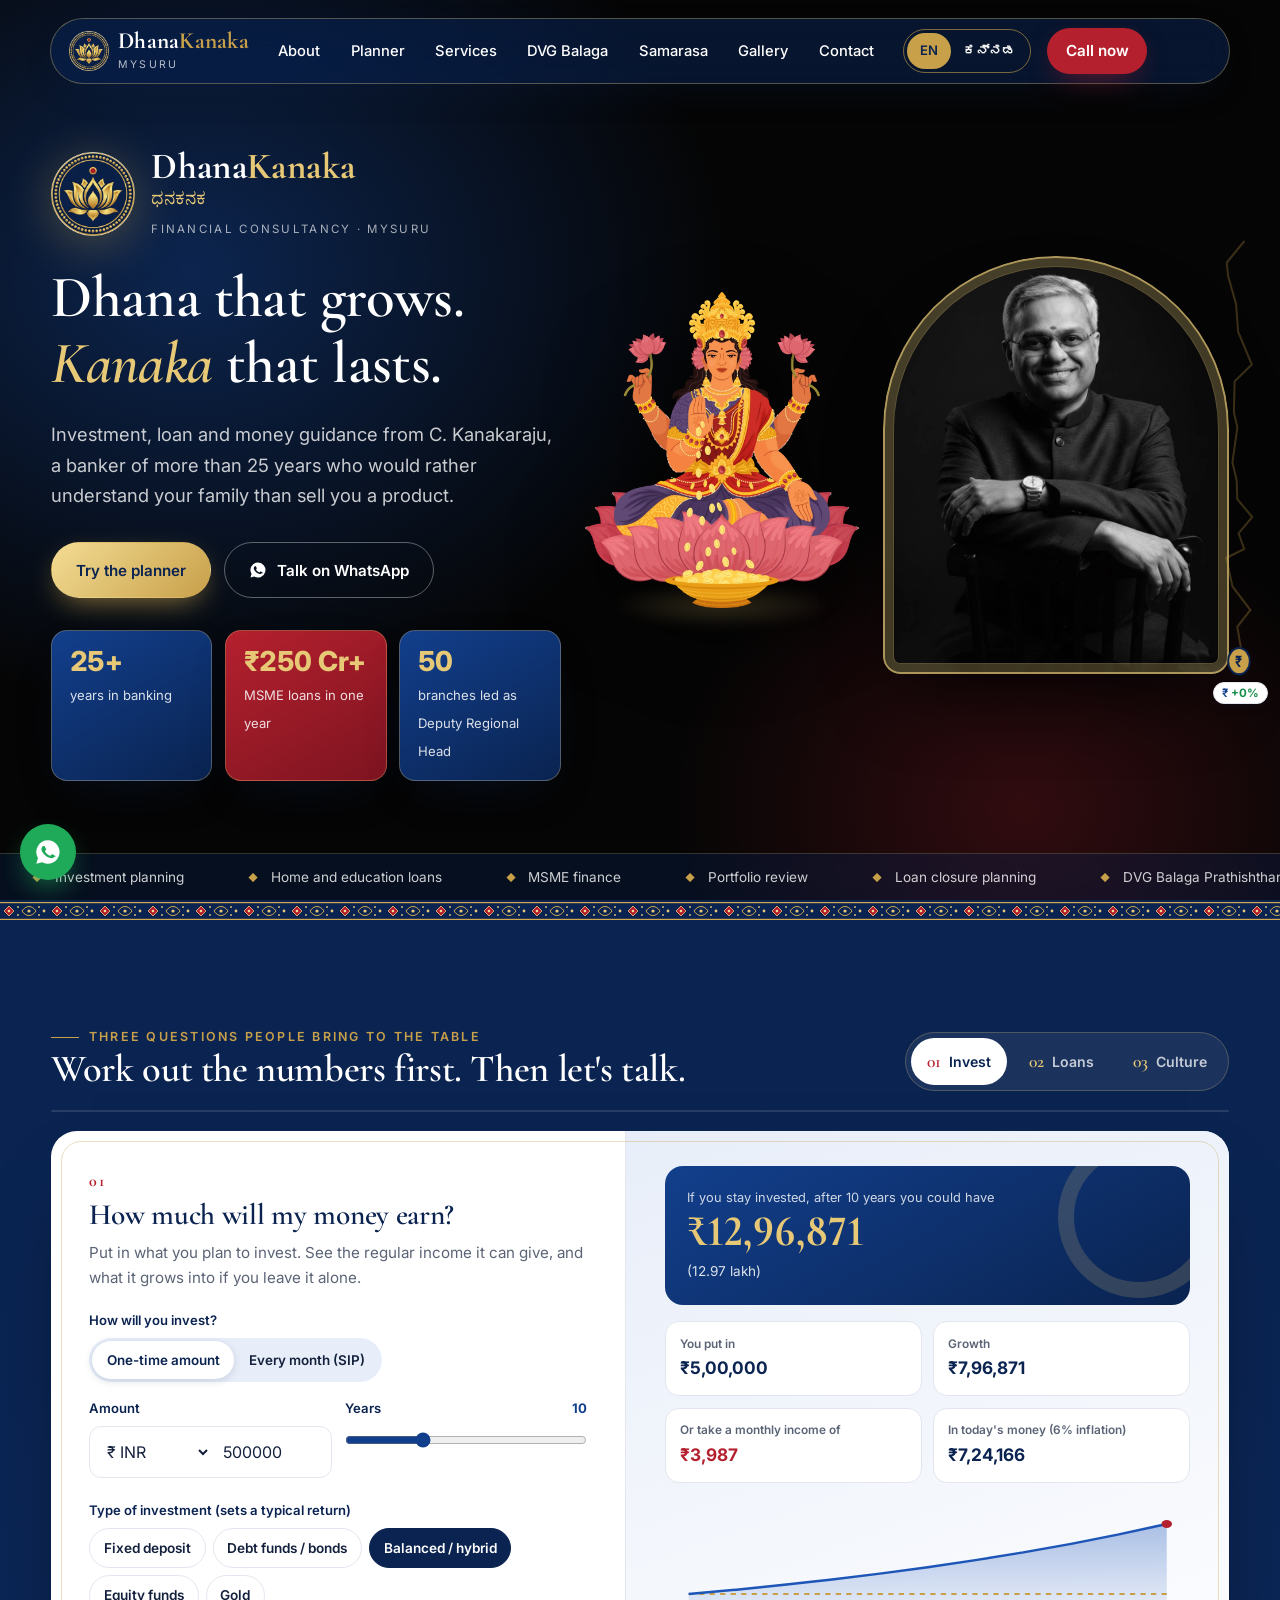
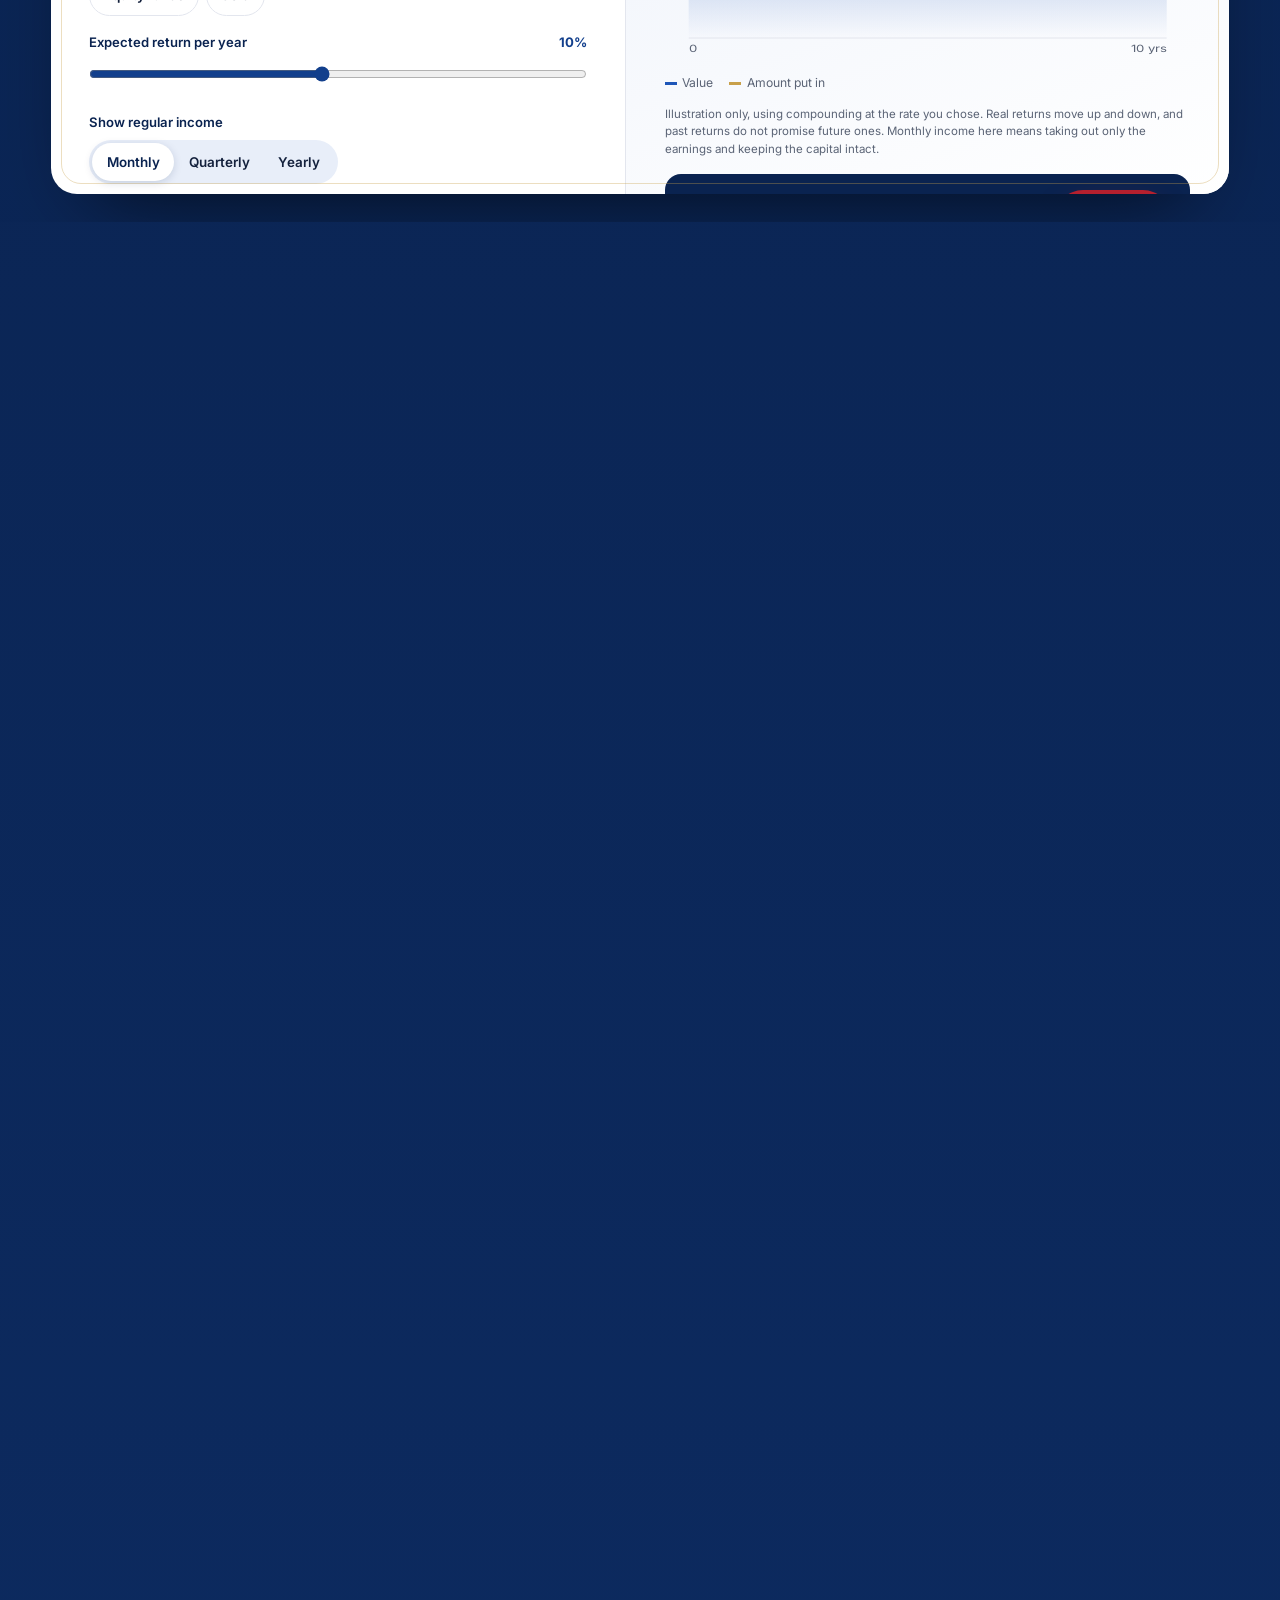
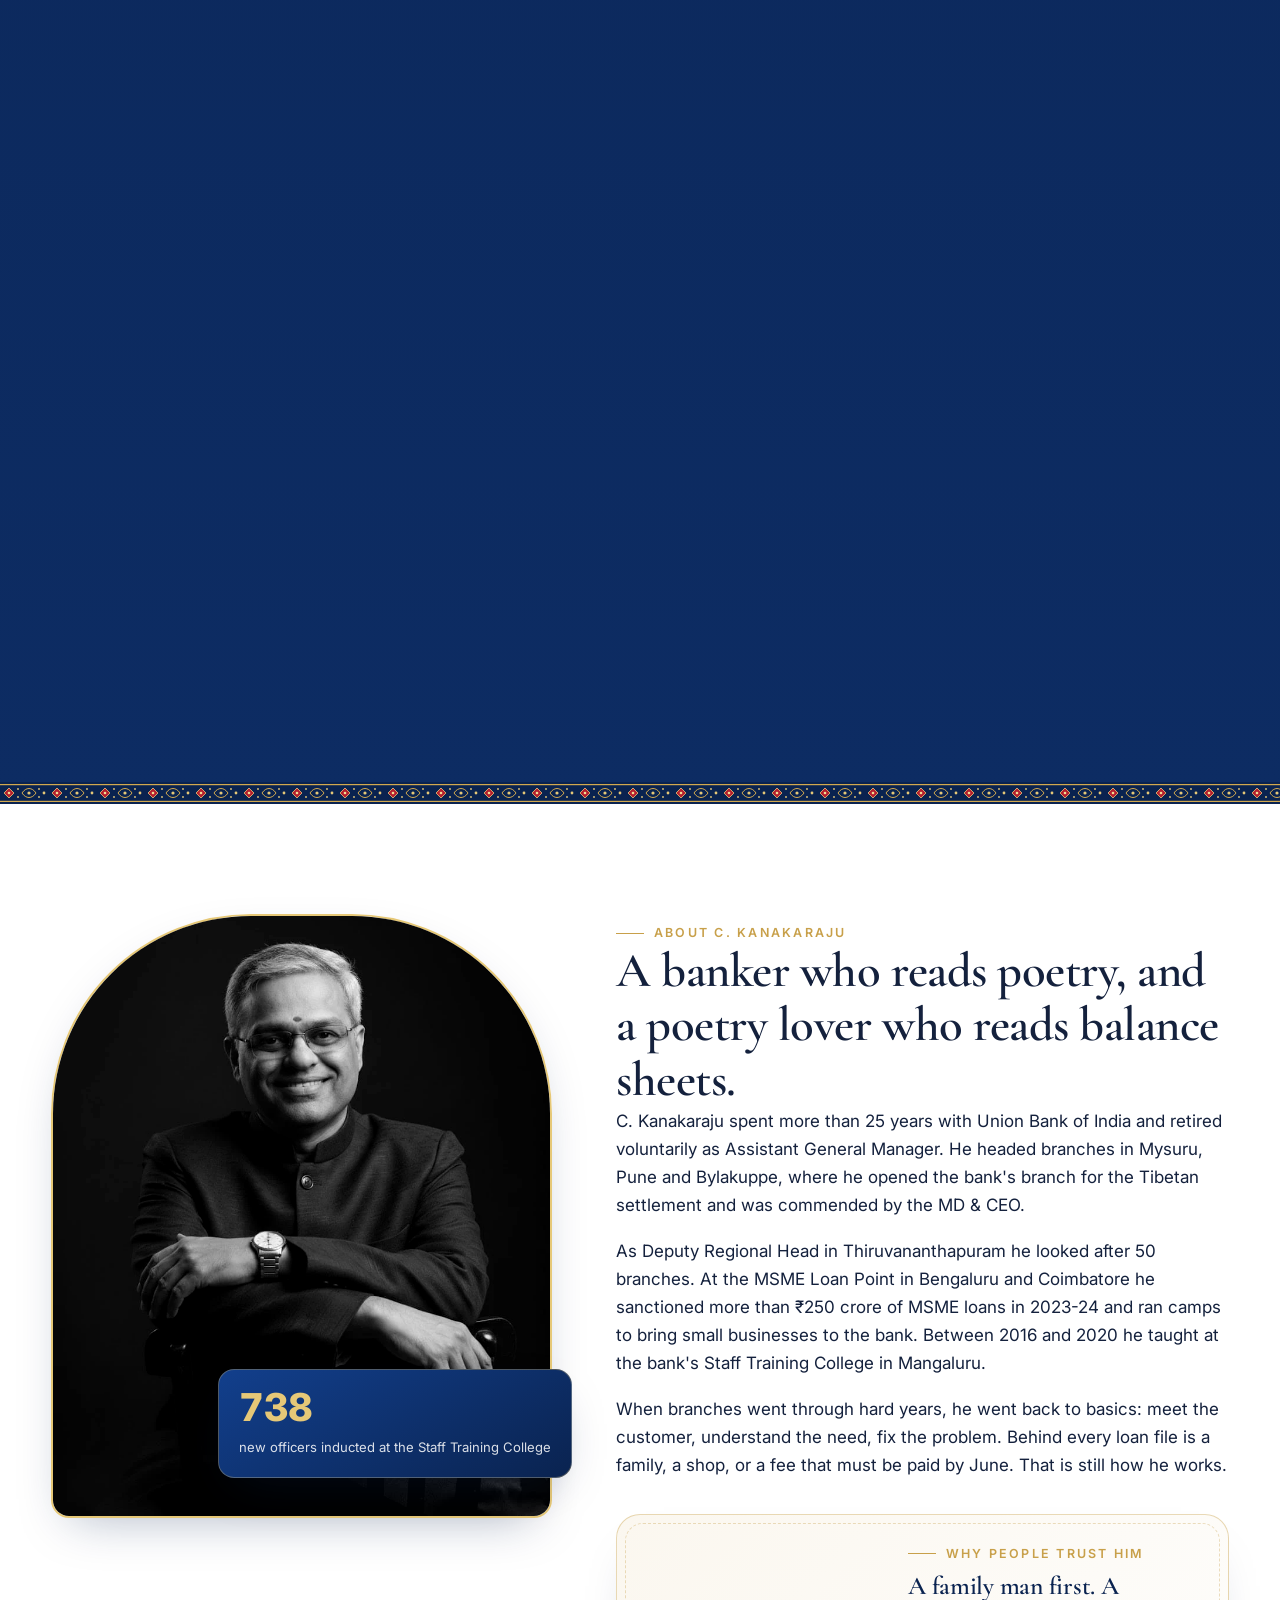
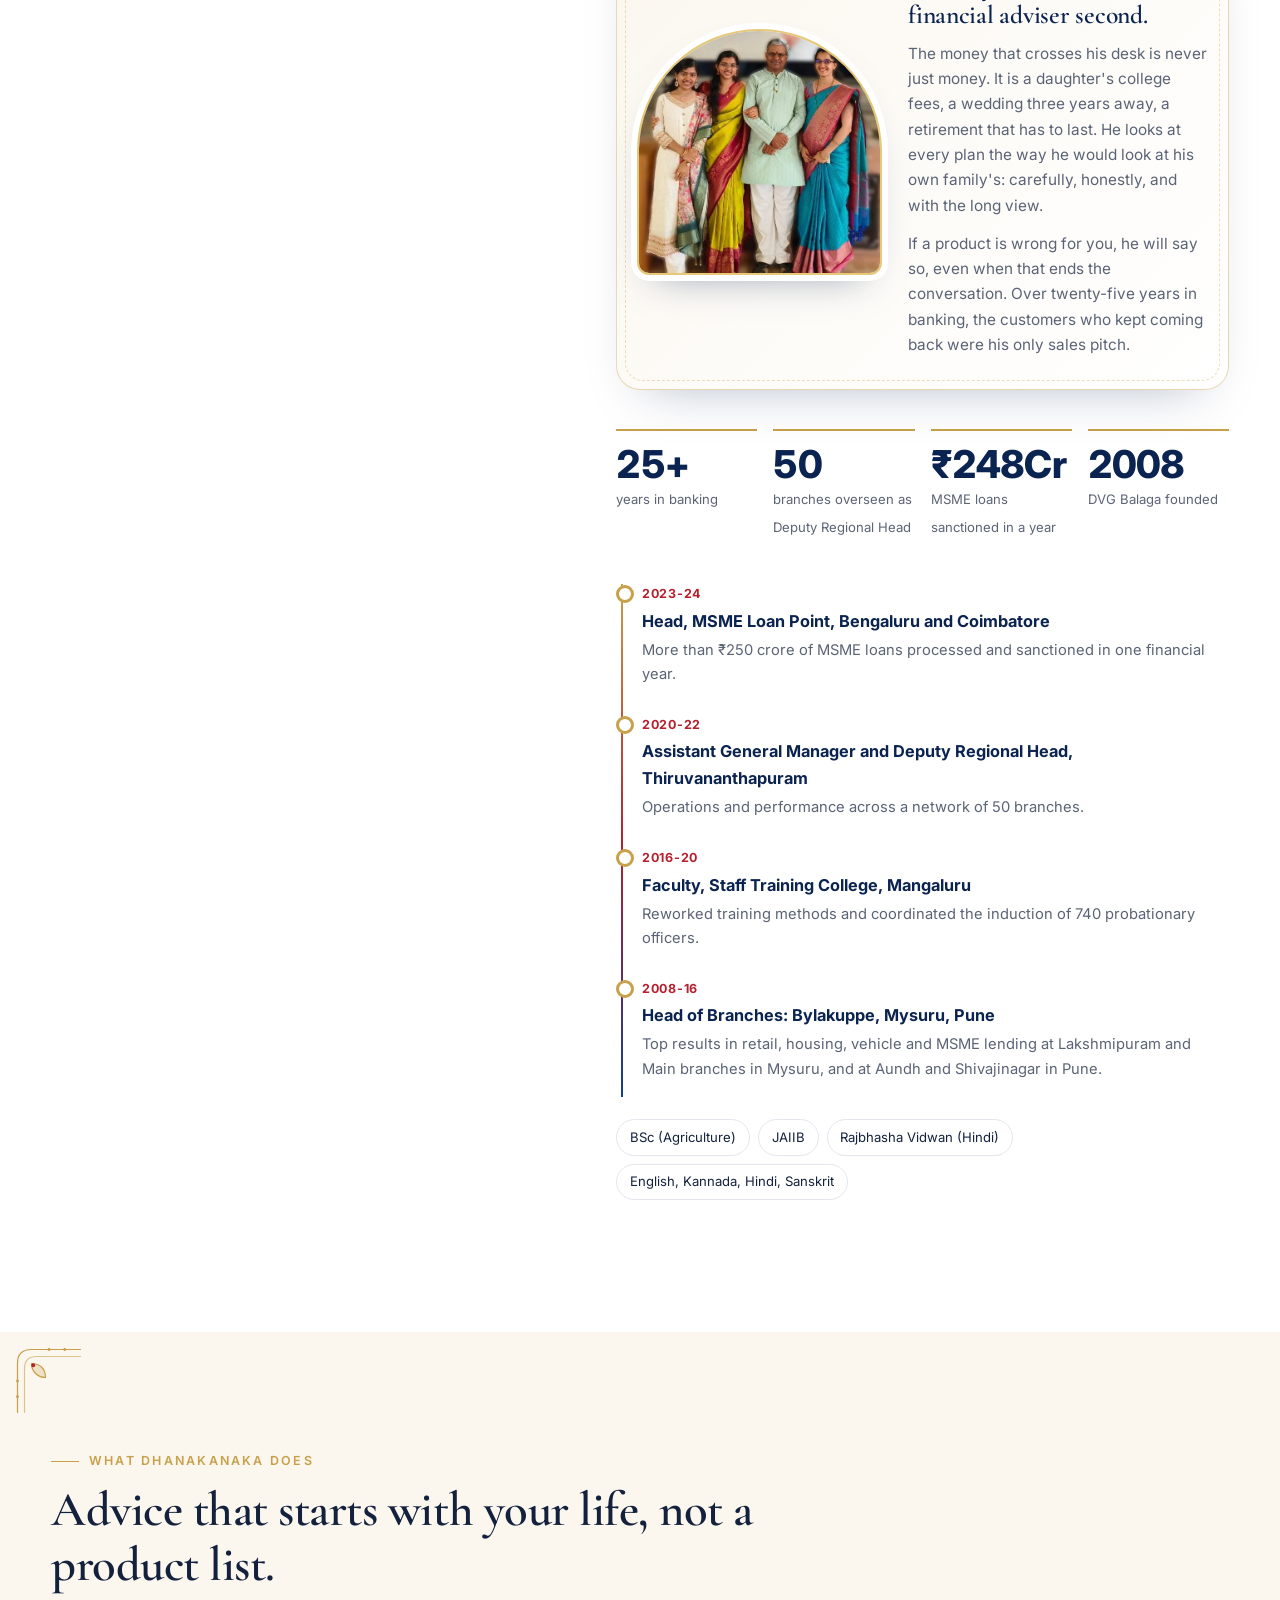
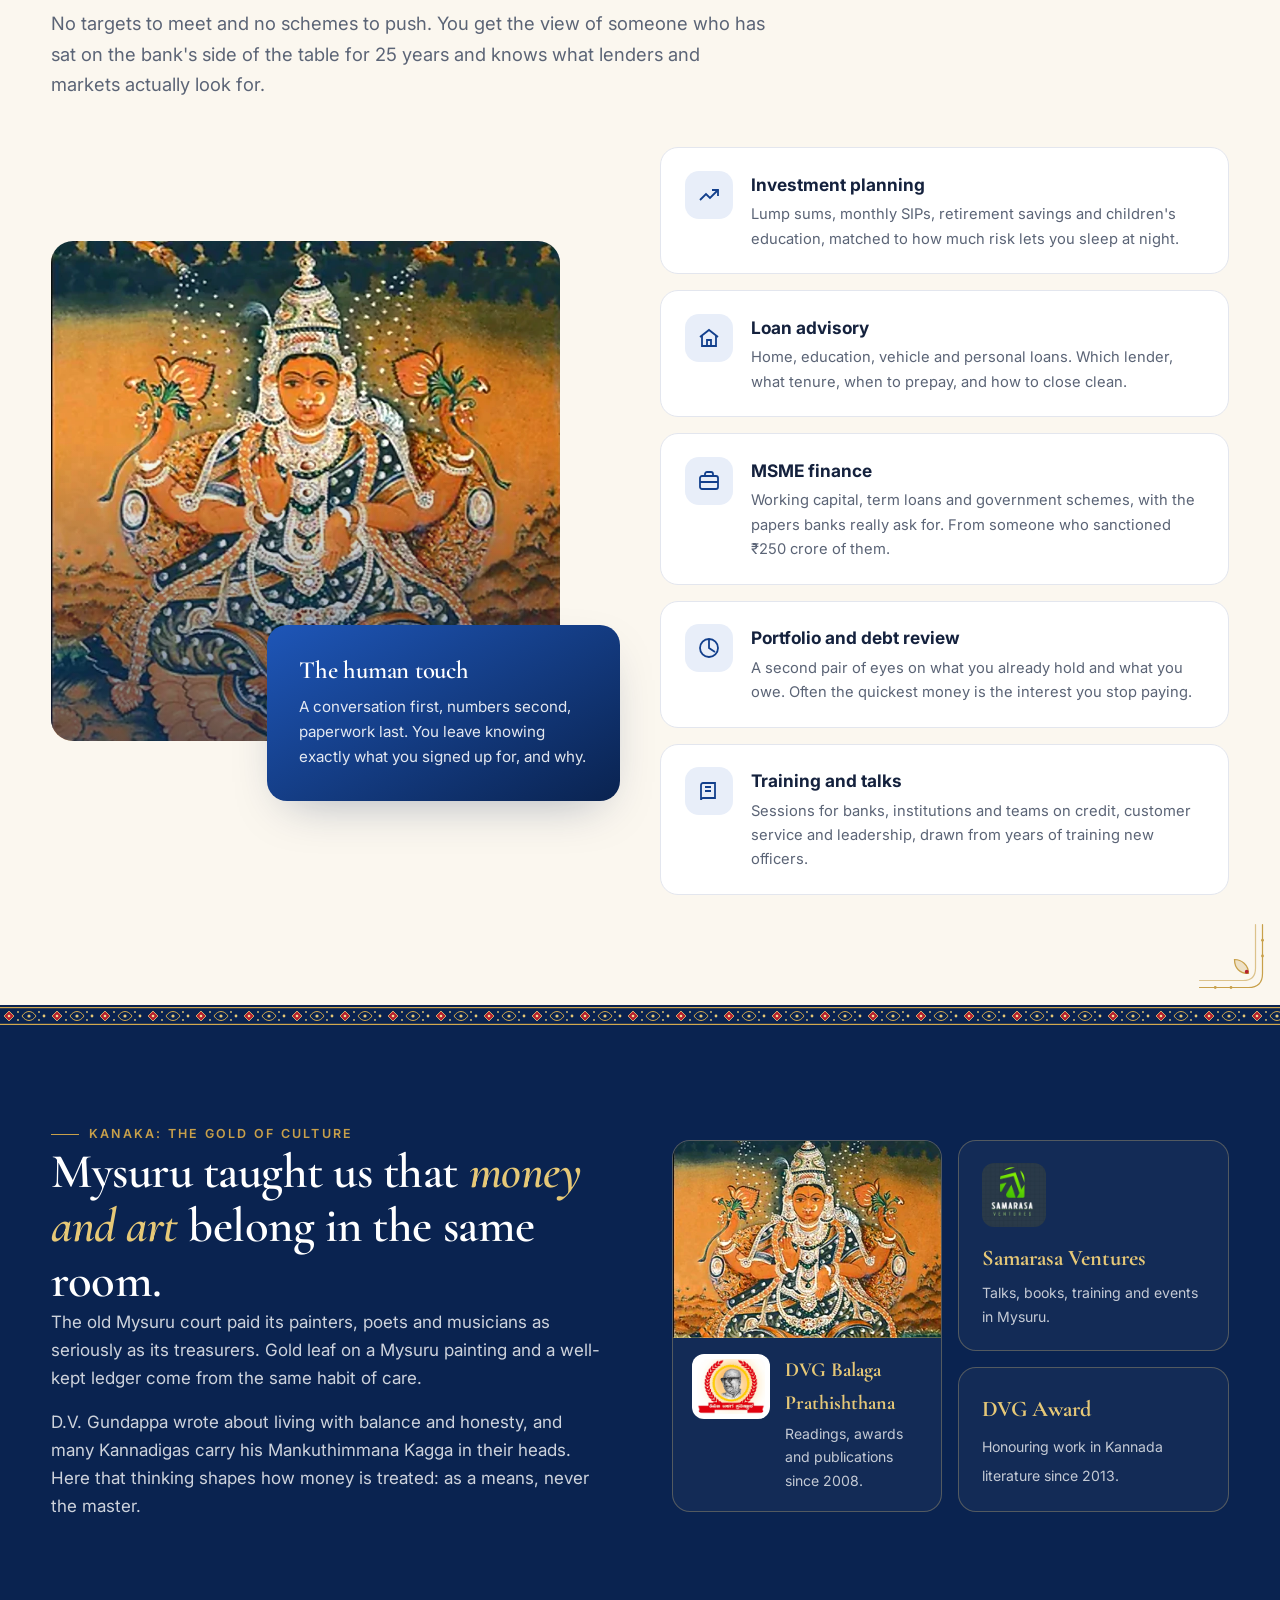
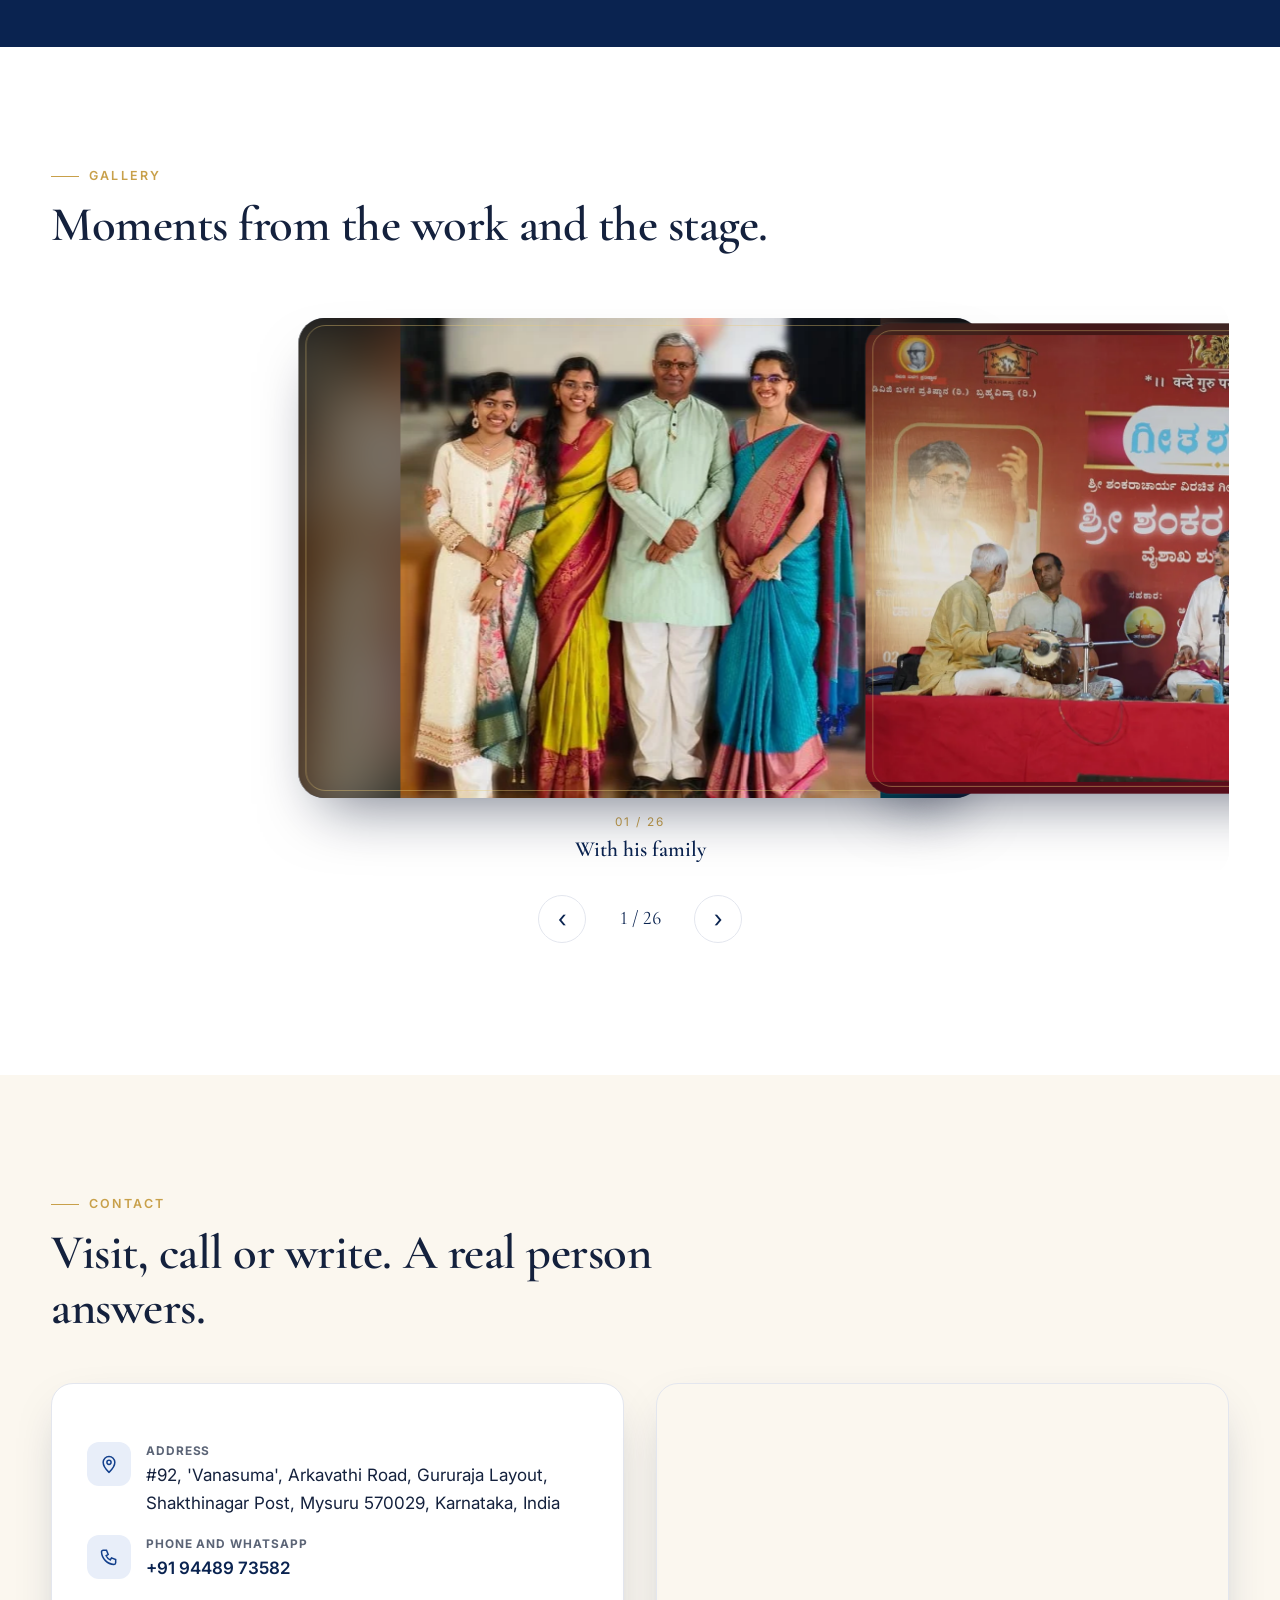
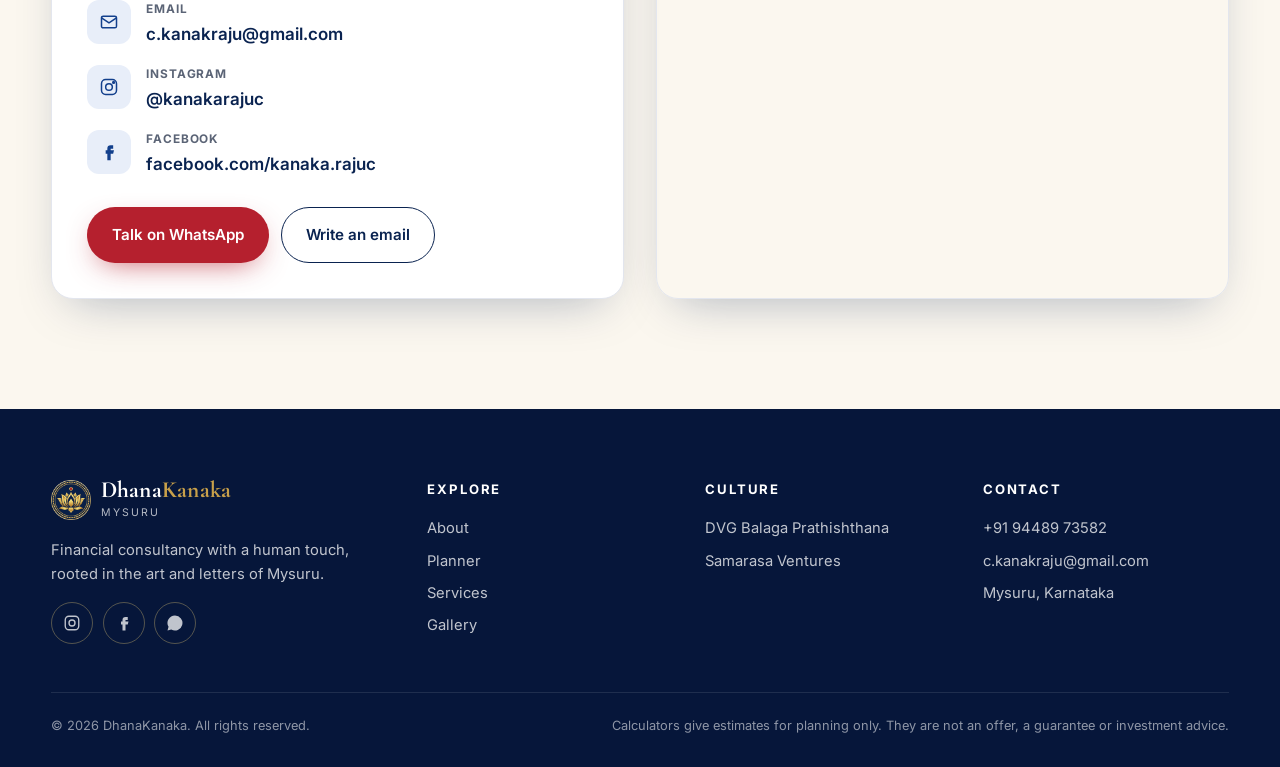
<file: index.html>
<!DOCTYPE html>
<html lang="en">
<head>
<meta charset="utf-8">
<meta name="viewport" content="width=device-width, initial-scale=1">
<title>DhanaKanaka | Financial consultancy with a human touch, Mysuru</title>
<meta name="description" content="DhanaKanaka: investment, loan and financial guidance from C. Kanakaraju, former Assistant General Manager, Union Bank of India. Mysuru, Karnataka.">
<meta name="theme-color" content="#0A2350">
<meta property="og:title" content="DhanaKanaka | Financial consultancy, Mysuru">
<meta property="og:description" content="Investment, loan and financial guidance with a human touch.">
<meta property="og:image" content="https://dhanakanaka.in/assets/img/og-image.png">
<meta property="og:url" content="https://dhanakanaka.in/">
<link rel="icon" href="assets/img/favicon-32.png" sizes="32x32" type="image/png">
<link rel="icon" href="assets/img/favicon-64.png" sizes="64x64" type="image/png">
<link rel="apple-touch-icon" href="assets/img/apple-touch-icon.png">
<link rel="preconnect" href="https://fonts.googleapis.com">
<link rel="preconnect" href="https://fonts.gstatic.com" crossorigin>
<link href="https://fonts.googleapis.com/css2?family=Cormorant+Garamond:ital,wght@0,500;0,600;0,700;1,500;1,600&family=Inter:wght@400;500;600;700&family=Noto+Sans+Kannada:wght@400;500;600;700&family=Noto+Serif+Kannada:wght@500;600;700&display=swap" rel="stylesheet">
<link rel="stylesheet" href="css/style.css">
</head>
<body data-page="home">
<a class="skip" href="#main" data-i18n="skip">Skip to content</a>
<div class="topbar" aria-hidden="true"></div>

<!-- floating pill navigation -->
<header class="nav on-dark" id="nav">
  <a class="brand home-link" href="index.html#top" aria-label="DhanaKanaka home">
    <img src="assets/img/logo-emblem-128.png" alt="" width="40" height="40">
    <span><b>Dhana<span>Kanaka</span></b><small data-i18n="brandTag">Mysuru</small></span>
  </a>
  <nav aria-label="Main">
    <ul class="nav-links">
      <li><a href="#about" data-i18n="navAbout">About</a></li>
      <li><a href="#planner" data-i18n="navPlanner">Planner</a></li>
      <li><a href="#services" data-i18n="navServices">Services</a></li>
      <li><a href="dvg-balaga.html" data-i18n="navDvg">DVG Balaga</a></li>
      <li><a href="samarasa.html" data-i18n="navSamarasa">Samarasa</a></li>
      <li><a href="#gallery" data-i18n="navGallery">Gallery</a></li>
      <li><a href="#contact" data-i18n="navContact">Contact</a></li>
    </ul>
  </nav>
  <div class="lang" role="group" aria-label="Language">
    <button type="button" data-lang="en" aria-pressed="true">EN</button>
    <button type="button" data-lang="kn" aria-pressed="false" lang="kn">ಕನ್ನಡ</button>
  </div>
  <div class="nav-cta"><a class="btn btn-red wa-link" href="https://wa.me/919448973582" target="_blank" rel="noopener" data-i18n="navCall">Call now</a></div>
  <button class="burger" type="button" aria-label="Menu" aria-expanded="false"><span></span><span></span><span></span></button>
</header>

<!-- finance scroll gauge -->
<div class="gauge" aria-hidden="true">
  <svg viewBox="0 0 46 400" preserveAspectRatio="none">
    <defs><linearGradient id="gaugeGrad" x1="0" y1="1" x2="0" y2="0"><stop offset="0" stop-color="#B5202E"/><stop offset=".5" stop-color="#C8A04A"/><stop offset="1" stop-color="#1a8f4c"/></linearGradient></defs>
    <path class="track" d=""/>
    <path class="fill" d=""/>
    <g class="coin">
      <circle r="12" fill="#C8A04A" stroke="#0A2350" stroke-width="2"/>
      <text text-anchor="middle" dy="5" font-size="14" font-weight="700" fill="#0A2350" font-family="Inter, sans-serif">₹</text>
    </g>
  </svg>
  <div class="gauge-label">₹ <b>+0%</b></div>
</div>

<main id="main">

<!-- HERO -->
<section class="hero" id="top">
  <canvas class="coin-rain" aria-hidden="true"></canvas>
  <div class="container hero-grid">
    <div class="hero-copy">
      <div class="lockup rv">
        <img src="assets/img/logo-emblem-256.png" alt="" width="84" height="84">
        <div><b>Dhana<span>Kanaka</span></b><i lang="kn">ಧನಕನಕ</i><small data-i18n="lockTag">Financial consultancy · Mysuru</small></div>
      </div>
      <h1 class="rv" data-d="1" data-i18n="heroTitle">Dhana that grows.<br><em>Kanaka</em> that lasts.</h1>
      <p class="lead rv" data-d="2" data-i18n="heroLead">Investment, loan and money guidance from C. Kanakaraju, a banker of more than 25 years who would rather understand your family than sell you a product.</p>
      <div class="hero-actions rv" data-d="3">
        <a class="btn btn-gold" href="#planner" data-i18n="heroCta1">Try the planner</a>
        <a class="btn btn-ghost wa-link" href="https://wa.me/919448973582" target="_blank" rel="noopener">
          <svg viewBox="0 0 24 24" fill="currentColor" aria-hidden="true"><path d="M12 2a10 10 0 0 0-8.6 15.1L2 22l5-1.3A10 10 0 1 0 12 2Zm5.3 14.1c-.2.6-1.3 1.2-1.8 1.2-.5.1-1 .2-3.3-.7-2.8-1.1-4.5-3.9-4.7-4.1-.1-.2-1.1-1.5-1.1-2.9s.7-2.1 1-2.4c.3-.3.6-.3.8-.3h.6c.2 0 .4 0 .6.5l.9 2.1c.1.2.1.4 0 .5l-.3.5-.4.5c-.1.1-.3.3-.1.6.2.3.8 1.3 1.7 2.1 1.2 1 2.1 1.4 2.4 1.5.3.1.5.1.6-.1l.9-1c.2-.3.4-.2.6-.1l2 .9c.3.2.5.2.5.4.1.1.1.7-.1 1.3Z"/></svg>
          <span data-i18n="heroCta2">Talk on WhatsApp</span></a>
      </div>
      <div class="hero-stats rv" data-d="4">
        <div class="float-box"><b><span class="count" data-to="25">0</span>+</b><span data-i18n="fb1">years in banking</span></div>
        <div class="float-box red"><b>₹<span class="count" data-to="250">0</span> Cr+</b><span data-i18n="fb2">MSME loans in one year</span></div>
        <div class="float-box"><b class="count" data-to="50">0</b><span data-i18n="fb3">branches led as Deputy Regional Head</span></div>
      </div>
    </div>
    <div class="hero-lakshmi rv" data-d="2">
      <img id="lakshmiHero" src="assets/img/lakshmi-hero.webp" alt="Goddess Lakshmi seated on a lotus, gold coins flowing from her hand" width="954" height="1100" data-hx="0.415" data-hy="0.455">
    </div>
    <div class="hero-portrait rv" data-d="3">
      <div class="photo"><img src="assets/img/kanakaraju.webp" alt="C. Kanakaraju, founder of DhanaKanaka" width="848" height="1024" fetchpriority="high"></div>
    </div>
  </div>
  <div class="hero-ticker" aria-hidden="true"><div>
    <span data-i18n="tk1">Investment planning</span><span data-i18n="tk2">Home and education loans</span><span data-i18n="tk3">MSME finance</span><span data-i18n="tk4">Portfolio review</span><span data-i18n="tk5">Loan closure planning</span><span data-i18n="tk6">DVG Balaga Prathishthana</span><span data-i18n="tk7">Samarasa Ventures</span>
    <span data-i18n="tk1">Investment planning</span><span data-i18n="tk2">Home and education loans</span><span data-i18n="tk3">MSME finance</span><span data-i18n="tk4">Portfolio review</span><span data-i18n="tk5">Loan closure planning</span><span data-i18n="tk6">DVG Balaga Prathishthana</span><span data-i18n="tk7">Samarasa Ventures</span>
  </div></div>
</section>

<!-- PLANNER: pinned horizontal, three cards dissolve into each other -->
<section class="planner" id="planner" aria-labelledby="planner-title">
  <div class="mborder" aria-hidden="true"></div>
  <div class="hs">
    <div class="hs-sticky">
      <div class="container">
        <div class="hs-head">
          <div>
            <span class="eyebrow" data-i18n="plEyebrow">Three questions people bring to the table</span>
            <h2 id="planner-title" data-i18n="plTitle">Work out the numbers first. Then let's talk.</h2>
          </div>
          <div class="hs-tabs" role="tablist" aria-label="Planner sections">
            <button role="tab" aria-selected="true" data-go="0"><i>01</i><span data-i18n="tab1">Invest</span></button>
            <button role="tab" aria-selected="false" data-go="1"><i>02</i><span data-i18n="tab2">Loans</span></button>
            <button role="tab" aria-selected="false" data-go="2"><i>03</i><span data-i18n="tab3">Culture</span></button>
          </div>
        </div>
        <div class="hs-bar"><i></i></div>
      </div>
      <div class="container hs-stage">

        <!-- 1. INVESTMENT -->
        <article class="hs-panel" id="invest" aria-labelledby="inv-h">
          <div class="card">
            <div class="p-left">
              <span class="p-num">01</span>
              <h3 id="inv-h" data-i18n="invTitle">How much will my money earn?</h3>
              <p data-i18n="invLead">Put in what you plan to invest. See the regular income it can give, and what it grows into if you leave it alone.</p>

              <div class="field">
                <span class="lbl" data-i18n="invMode">How will you invest?</span>
                <div class="seg" id="invMode">
                  <button type="button" data-v="lump" aria-pressed="true" data-i18n="lump">One-time amount</button>
                  <button type="button" data-v="sip" aria-pressed="false" data-i18n="sip">Every month (SIP)</button>
                </div>
              </div>
              <div class="row2">
                <div class="field">
                  <label for="invAmt"><span data-i18n="invAmt">Amount</span></label>
                  <div class="inp"><select id="invCur" aria-label="Currency"><option value="INR">₹ INR</option><option value="USD">$ USD</option></select><input id="invAmt" type="number" inputmode="decimal" min="0" step="1000" value="500000"></div>
                  <div class="fx" id="fxNote"></div>
                </div>
                <div class="field">
                  <label for="invYears"><span data-i18n="invYears">Years</span> <output id="invYearsOut">10</output></label>
                  <input id="invYears" type="range" min="1" max="30" value="10">
                </div>
              </div>
              <div class="field">
                <span class="lbl" data-i18n="invType">Type of investment (sets a typical return)</span>
                <div class="chips" id="invType">
                  <button type="button" class="chip" data-r="7" aria-pressed="false" data-i18n="itFd">Fixed deposit</button>
                  <button type="button" class="chip" data-r="8" aria-pressed="false" data-i18n="itDebt">Debt funds / bonds</button>
                  <button type="button" class="chip" data-r="10" aria-pressed="true" data-i18n="itHybrid">Balanced / hybrid</button>
                  <button type="button" class="chip" data-r="12" aria-pressed="false" data-i18n="itEq">Equity funds</button>
                  <button type="button" class="chip" data-r="9" aria-pressed="false" data-i18n="itGold">Gold</button>
                </div>
              </div>
              <div class="field">
                <label for="invRate"><span data-i18n="invRate">Expected return per year</span> <output id="invRateOut">10%</output></label>
                <input id="invRate" type="range" min="3" max="18" step="0.25" value="10">
              </div>
              <div class="field">
                <span class="lbl" data-i18n="invFreq">Show regular income</span>
                <div class="seg" id="invFreq">
                  <button type="button" data-v="12" aria-pressed="true" data-i18n="fM">Monthly</button>
                  <button type="button" data-v="4" aria-pressed="false" data-i18n="fQ">Quarterly</button>
                  <button type="button" data-v="1" aria-pressed="false" data-i18n="fY">Yearly</button>
                </div>
              </div>
            </div>
            <div class="p-right" aria-live="polite">
              <div class="result-hero">
                <small data-i18n="invRes1">If you stay invested, after <span id="rYears">10</span> years you could have</small>
                <b id="rFuture">₹0</b>
                <span class="sub" id="rWords"></span>
              </div>
              <div class="kv">
                <div><small data-i18n="invPaid">You put in</small><b id="rPaid">₹0</b></div>
                <div><small data-i18n="invGain">Growth</small><b id="rGain">₹0</b></div>
                <div class="red"><small id="rIncomeLbl" data-i18n="invIncomeM">Or take a monthly income of</small><b id="rIncome">₹0</b></div>
                <div><small data-i18n="invReal">In today's money (6% inflation)</small><b id="rReal">₹0</b></div>
              </div>
              <svg class="chart" id="invChart" viewBox="0 0 400 150" preserveAspectRatio="none" role="img" aria-label="Growth chart">
                <defs><linearGradient id="areaGrad" x1="0" y1="0" x2="0" y2="1"><stop offset="0" stop-color="#1E56B8" stop-opacity=".35"/><stop offset="1" stop-color="#1E56B8" stop-opacity="0"/></linearGradient></defs>
              </svg>
              <div class="legend"><span><i></i><span data-i18n="lgValue">Value</span></span><span><i class="g"></i><span data-i18n="lgPaid">Amount put in</span></span></div>
              <p class="disclaim" data-i18n="invDisc">Illustration only, using compounding at the rate you chose. Real returns move up and down, and past returns do not promise future ones. Monthly income here means taking out only the earnings and keeping the capital intact.</p>
              <div class="consult" style="margin-top:1rem">
                <p data-i18n="invConsult">Want a plan that fits your goals and tax situation?</p>
                <a class="btn btn-red wa-link" data-wa="invest" href="https://wa.me/919448973582" target="_blank" rel="noopener" data-i18n="talkNow">Talk now</a>
              </div>
            </div>
          </div>
        </article>

        <!-- 2. LOANS -->
        <article class="hs-panel" id="loans" aria-labelledby="loan-h">
          <div class="card">
            <div class="p-left">
              <span class="p-num">02</span>
              <h3 id="loan-h" data-i18n="loanTitle">What will this loan really cost?</h3>
              <div class="steps" aria-hidden="true"><span class="on" data-i18n="st1">Type</span><span class="on" data-i18n="st2">Term</span><span class="on" data-i18n="st3">Repayment</span><span class="on" data-i18n="st4">Closure</span><span class="on" data-i18n="st5">Advice</span></div>
              <div class="field">
                <span class="lbl" data-i18n="loanType">Type of loan</span>
                <div class="chips" id="loanType">
                  <button type="button" class="chip" aria-pressed="true" data-k="home" data-i18n="ltHome">Home</button>
                  <button type="button" class="chip" aria-pressed="false" data-k="edu" data-i18n="ltEdu">Education</button>
                  <button type="button" class="chip" aria-pressed="false" data-k="veh" data-i18n="ltVeh">Vehicle</button>
                  <button type="button" class="chip" aria-pressed="false" data-k="per" data-i18n="ltPer">Personal</button>
                  <button type="button" class="chip" aria-pressed="false" data-k="msme" data-i18n="ltMsme">MSME / business</button>
                  <button type="button" class="chip" aria-pressed="false" data-k="gold" data-i18n="ltGold">Gold loan</button>
                  <button type="button" class="chip" aria-pressed="false" data-k="shop" data-i18n="ltShop">Shopping EMI</button>
                </div>
                <p class="fx" id="loanHint"></p>
              </div>
              <div class="row2">
                <div class="field">
                  <label for="loanAmt" data-i18n="loanAmt">Loan amount</label>
                  <div class="inp"><span>₹</span><input id="loanAmt" type="number" inputmode="decimal" min="0" step="10000" value="3000000"></div>
                </div>
                <div class="field">
                  <label for="loanRate"><span data-i18n="loanRate">Interest % a year</span></label>
                  <div class="inp"><input id="loanRate" type="number" inputmode="decimal" min="0" max="40" step="0.05" value="8.5"><span>%</span></div>
                </div>
              </div>
              <div class="field">
                <label for="loanTerm"><span data-i18n="loanTerm">Term</span> <output id="loanTermOut">20 yrs</output></label>
                <input id="loanTerm" type="range" min="1" max="360" value="240">
              </div>
              <div class="row2">
                <div class="field">
                  <label for="loanStart" data-i18n="loanStart">First EMI month</label>
                  <div class="inp"><input id="loanStart" type="month"></div>
                </div>
                <div class="field">
                  <label for="loanFee" data-i18n="loanFee">Processing fee</label>
                  <div class="inp"><input id="loanFee" type="number" inputmode="decimal" min="0" step="0.05" value="0.5"><span>%</span></div>
                </div>
              </div>
              <div class="field" id="prepayField">
                <label for="loanPre" data-i18n="loanPre">Extra payment every year (optional)</label>
                <div class="inp"><span>₹</span><input id="loanPre" type="number" inputmode="decimal" min="0" step="5000" value="0"></div>
              </div>
            </div>
            <div class="p-right" aria-live="polite">
              <div class="result-hero">
                <small data-i18n="loanEmi">Your monthly EMI</small>
                <b id="lEmi">₹0</b>
                <span class="sub" id="lEmiSub"></span>
              </div>
              <div class="kv">
                <div><small data-i18n="lPrin">Principal</small><b id="lPrin">₹0</b></div>
                <div class="red"><small data-i18n="lInt">Total interest</small><b id="lInt">₹0</b></div>
                <div><small data-i18n="lTotal">Total you repay (with fee)</small><b id="lTotal">₹0</b></div>
                <div><small data-i18n="lSaved">Interest saved by extra payments</small><b id="lSaved">₹0</b></div>
              </div>
              <div class="closure">
                <svg viewBox="0 0 24 24" fill="none" stroke="currentColor" stroke-width="1.8" aria-hidden="true"><rect x="3" y="5" width="18" height="16" rx="2"/><path d="M16 3v4M8 3v4M3 10h18M9 15l2 2 4-4"/></svg>
                <span><span data-i18n="lClose">Loan closes in</span> <b id="lCloseDate">-</b> <span id="lCloseNote"></span></span>
              </div>
              <div class="sched-wrap"><table class="sched" id="lSched"><thead><tr><th data-i18n="thYear">Year</th><th data-i18n="thPrin">Principal</th><th data-i18n="thInt">Interest</th><th data-i18n="thBal">Balance</th></tr></thead><tbody></tbody></table></div>
              <div class="consult" style="margin-top:1rem">
                <p data-i18n="loanConsult">A better rate, a shorter term or a smarter prepayment can save lakhs. Let's look at yours.</p>
                <a class="btn btn-red wa-link" data-wa="loan" href="https://wa.me/919448973582" target="_blank" rel="noopener">
                  <svg viewBox="0 0 24 24" fill="currentColor" aria-hidden="true"><path d="M12 2a10 10 0 0 0-8.6 15.1L2 22l5-1.3A10 10 0 1 0 12 2Z"/></svg>
                  <span data-i18n="callNow">Call now</span></a>
              </div>
              <p class="disclaim" data-i18n="loanDisc">Rates shown are typical starting points. Your lender's offer, fees and charges decide the real figures.</p>
            </div>
          </div>
        </article>

        <!-- 3. DVG BALAGA PRATHISHTHANA CONSULTANCY -->
        <article class="hs-panel p3" id="culture" aria-labelledby="cul-h">
          <div class="card">
            <div class="p-left">
              <span class="p-num">03</span>
              <img class="p3-logo" src="assets/img/dvg-balaga-logo.webp" alt="DVG Balaga Prathishthana logo" width="700" height="620">
              <h3 id="cul-h" data-i18n="culTitle">DVG Balaga Prathishthana Consultancy</h3>
              <p data-i18n="culLead">Literary and cultural events need the same care as a balance sheet: a clear purpose, the right people, a budget that holds, and a date nobody forgets. Since 2008 the DVG Balaga has run readings, award ceremonies and book releases across Mysuru, Pune and Mangaluru. We bring that experience to your event.</p>
              <ul class="act-list">
                <li data-i18n="ca1">Literary evenings and talk series</li>
                <li data-i18n="ca2">Award ceremonies, start to finish</li>
                <li data-i18n="ca3">Book releases and publishing support</li>
                <li data-i18n="ca4">Speakers, scholars and artistes</li>
                <li data-i18n="ca5">Kagga reading circles for schools and offices</li>
                <li data-i18n="ca6">Sponsorship and budget planning</li>
              </ul>
              <div class="btn-row">
                <a class="btn btn-blue" href="dvg-balaga.html" data-i18n="culMore">Explore the Prathishthana</a>
                <a class="btn btn-red wa-link" data-wa="dvg" href="https://wa.me/919448973582" target="_blank" rel="noopener" data-i18n="culJoin">Take part / call</a>
              </div>
            </div>
            <div class="p-right" role="img" aria-label="Mysuru style painting of Goddess Lakshmi">
              <p class="quote" data-i18n="culQuote">In Mysuru, wealth and art have always shared the same court.</p>
            </div>
          </div>
        </article>

      </div>
    </div>
  </div>
  <div class="mborder" aria-hidden="true"></div>
</section>

<!-- ABOUT -->
<section class="sec" id="about" aria-labelledby="about-h">
  <div class="container about-grid">
    <div class="about-img rv">
      <div class="frame"><img src="assets/img/kanakaraju.webp" alt="Portrait of C. Kanakaraju" width="848" height="1024" loading="lazy"></div>
      <div class="float-box"><b class="count" data-to="740">0</b><span data-i18n="fbOfficers">new officers inducted at the Staff Training College</span></div>
    </div>
    <div class="about-copy">
      <span class="eyebrow rv" data-i18n="abEyebrow">About C. Kanakaraju</span>
      <h2 id="about-h" class="rv" data-d="1" data-i18n="abTitle">A banker who reads poetry, and a poetry lover who reads balance sheets.</h2>
      <div class="rv" data-d="2">
        <p data-i18n="ab1">C. Kanakaraju spent more than 25 years with Union Bank of India and retired voluntarily as Assistant General Manager. He headed branches in Mysuru, Pune and Bylakuppe, where he opened the bank's branch for the Tibetan settlement and was commended by the MD &amp; CEO.</p>
        <p data-i18n="ab2">As Deputy Regional Head in Thiruvananthapuram he looked after 50 branches. At the MSME Loan Point in Bengaluru and Coimbatore he sanctioned more than ₹250 crore of MSME loans in 2023-24 and ran camps to bring small businesses to the bank. Between 2016 and 2020 he taught at the bank's Staff Training College in Mangaluru.</p>
        <p data-i18n="ab3">When branches went through hard years, he went back to basics: meet the customer, understand the need, fix the problem. Behind every loan file is a family, a shop, or a fee that must be paid by June. That is still how he works.</p>
      </div>
      <figure class="trust rv" data-d="3">
        <div class="trust-img"><img src="assets/gallery/family.webp" alt="C. Kanakaraju with his family" width="579" height="579" loading="lazy"></div>
        <figcaption>
          <span class="eyebrow" data-i18n="trEy">Why people trust him</span>
          <h3 data-i18n="trH">A family man first. A financial adviser second.</h3>
          <p data-i18n="trP1">The money that crosses his desk is never just money. It is a daughter's college fees, a wedding three years away, a retirement that has to last. He looks at every plan the way he would look at his own family's: carefully, honestly, and with the long view.</p>
          <p data-i18n="trP2">If a product is wrong for you, he will say so, even when that ends the conversation. Over twenty-five years in banking, the customers who kept coming back were his only sales pitch.</p>
        </figcaption>
      </figure>
      <div class="stats rv" data-d="3">
        <div class="stat"><b><span class="count" data-to="25">0</span>+</b><span data-i18n="s1">years in banking</span></div>
        <div class="stat"><b class="count" data-to="50">0</b><span data-i18n="s2">branches overseen as Deputy Regional Head</span></div>
        <div class="stat"><b>₹<span class="count" data-to="250">0</span>Cr</b><span data-i18n="s3">MSME loans sanctioned in a year</span></div>
        <div class="stat"><b class="count" data-to="2008">0</b><span data-i18n="s4">DVG Balaga founded</span></div>
      </div>
      <ol class="timeline rv">
        <li><time>2023-24</time><h4 data-i18n="t1h">Head, MSME Loan Point, Bengaluru and Coimbatore</h4><p data-i18n="t1p">More than ₹250 crore of MSME loans processed and sanctioned in one financial year.</p></li>
        <li><time>2020-22</time><h4 data-i18n="t2h">Assistant General Manager and Deputy Regional Head, Thiruvananthapuram</h4><p data-i18n="t2p">Operations and performance across a network of 50 branches.</p></li>
        <li><time>2016-20</time><h4 data-i18n="t3h">Faculty, Staff Training College, Mangaluru</h4><p data-i18n="t3p">Reworked training methods and coordinated the induction of 740 probationary officers.</p></li>
        <li><time>2008-16</time><h4 data-i18n="t4h">Head of Branches: Bylakuppe, Mysuru, Pune</h4><p data-i18n="t4p">Top results in retail, housing, vehicle and MSME lending at Lakshmipuram and Main branches in Mysuru, and at Aundh and Shivajinagar in Pune.</p></li>
      </ol>
      <div class="creds rv">
        <span data-i18n="cr1">BSc (Agriculture)</span><span data-i18n="cr2">JAIIB</span><span data-i18n="cr3">Rajbhasha Vidwan (Hindi)</span><span data-i18n="cr4">English, Kannada, Hindi, Sanskrit</span>
      </div>
    </div>
  </div>
</section>

<div class="mborder light draw" aria-hidden="true"></div>

<!-- SERVICES -->
<section class="sec ivory ornate" id="services" aria-labelledby="svc-h">
  <div class="container">
    <div class="sec-head">
      <span class="eyebrow rv" data-i18n="svEyebrow">What DhanaKanaka does</span>
      <h2 id="svc-h" class="rv" data-d="1" data-i18n="svTitle">Advice that starts with your life, not a product list.</h2>
      <p class="lead rv" data-d="2" data-i18n="svLead">No targets to meet and no schemes to push. You get the view of someone who has sat on the bank's side of the table for 25 years and knows what lenders and markets actually look for.</p>
    </div>
    <div class="svc-wrap">
      <div class="svc-visual rv">
        <div class="art" role="img" aria-label="Mysuru style Lakshmi painting"></div>
        <div class="blue-float">
          <h3 data-i18n="bfTitle">The human touch</h3>
          <p data-i18n="bfText">A conversation first, numbers second, paperwork last. You leave knowing exactly what you signed up for, and why.</p>
        </div>
      </div>
      <div class="svc-list">
        <div class="svc rv" data-d="1"><div class="ic"><svg viewBox="0 0 24 24" fill="none" stroke="currentColor" stroke-width="1.8"><path d="M3 17l6-6 4 4 8-8"/><path d="M15 7h6v6"/></svg></div><div><h4 data-i18n="sv1h">Investment planning</h4><p data-i18n="sv1p">Lump sums, monthly SIPs, retirement savings and children's education, matched to how much risk lets you sleep at night.</p></div></div>
        <div class="svc rv" data-d="2"><div class="ic"><svg viewBox="0 0 24 24" fill="none" stroke="currentColor" stroke-width="1.8"><path d="M3 11l9-7 9 7"/><path d="M5 10v10h14V10"/><path d="M10 20v-6h4v6"/></svg></div><div><h4 data-i18n="sv2h">Loan advisory</h4><p data-i18n="sv2p">Home, education, vehicle and personal loans. Which lender, what tenure, when to prepay, and how to close clean.</p></div></div>
        <div class="svc rv" data-d="3"><div class="ic"><svg viewBox="0 0 24 24" fill="none" stroke="currentColor" stroke-width="1.8"><rect x="3" y="7" width="18" height="13" rx="2"/><path d="M8 7V5a2 2 0 0 1 2-2h4a2 2 0 0 1 2 2v2M3 13h18"/></svg></div><div><h4 data-i18n="sv3h">MSME finance</h4><p data-i18n="sv3p">Working capital, term loans and government schemes, with the papers banks really ask for. From someone who sanctioned ₹250 crore of them.</p></div></div>
        <div class="svc rv" data-d="4"><div class="ic"><svg viewBox="0 0 24 24" fill="none" stroke="currentColor" stroke-width="1.8"><circle cx="12" cy="12" r="9"/><path d="M12 3v9l6 4"/></svg></div><div><h4 data-i18n="sv4h">Portfolio and debt review</h4><p data-i18n="sv4p">A second pair of eyes on what you already hold and what you owe. Often the quickest money is the interest you stop paying.</p></div></div>
        <div class="svc rv" data-d="4"><div class="ic"><svg viewBox="0 0 24 24" fill="none" stroke="currentColor" stroke-width="1.8"><path d="M4 19V6a2 2 0 0 1 2-2h12v15H6a2 2 0 0 0-2 2Z"/><path d="M8 8h6M8 12h6"/></svg></div><div><h4 data-i18n="sv5h">Training and talks</h4><p data-i18n="sv5p">Sessions for banks, institutions and teams on credit, customer service and leadership, drawn from years of training new officers.</p></div></div>
      </div>
    </div>
  </div>
</section>

<!-- CULTURE BAND -->
<section class="sec culture" aria-labelledby="cult-h">
  <div class="mborder" aria-hidden="true" style="position:absolute;top:0;left:0;right:0"></div>
  <div class="container culture-grid">
    <div>
      <span class="eyebrow rv" data-i18n="cuEyebrow">Kanaka: the gold of culture</span>
      <h2 id="cult-h" class="rv" data-d="1" data-i18n="cuTitle">Mysuru taught us that <em>money and art</em> belong in the same room.</h2>
      <p class="rv" data-d="2" data-i18n="cu1">The old Mysuru court paid its painters, poets and musicians as seriously as its treasurers. Gold leaf on a Mysuru painting and a well-kept ledger come from the same habit of care.</p>
      <p class="rv" data-d="3" data-i18n="cu2">D.V. Gundappa wrote about living with balance and honesty, and many Kannadigas carry his Mankuthimmana Kagga in their heads. Here that thinking shapes how money is treated: as a means, never the master.</p>
    </div>
    <div class="culture-cards">
      <a class="ccard tall rv" href="dvg-balaga.html"><span class="cc-art" role="img" aria-label="Mysuru style painting of Goddess Lakshmi"></span><span class="cc-body"><img class="cc-logo" src="assets/img/dvg-balaga-logo.webp" alt="DVG Balaga Prathishthana logo" width="700" height="571"><span><b data-i18n="cc1h">DVG Balaga Prathishthana</b><span data-i18n="cc1p">Readings, awards and publications since 2008.</span></span></span></a>
      <a class="ccard rv sam" data-d="1" href="samarasa.html"><img class="cc-logo sq" src="assets/img/samarasa-logo.webp" alt="Samarasa Ventures logo" width="600" height="600"><b data-i18n="cc2h">Samarasa Ventures</b><span data-i18n="cc2p">Talks, books, training and events in Mysuru.</span></a>
      <a class="ccard rv" data-d="2" href="dvg-balaga.html#awards"><b data-i18n="cc3h">DVG Award</b><span data-i18n="cc3p">Honouring work in Kannada literature since 2013.</span></a>
    </div>
  </div>
</section>

<!-- GALLERY -->
<section class="sec" id="gallery" aria-labelledby="gal-h">
  <div class="container">
    <div class="sec-head">
      <span class="eyebrow rv" data-i18n="gaEyebrow">Gallery</span>
      <h2 id="gal-h" class="rv" data-d="1" data-i18n="gaTitle">Moments from the work and the stage.</h2>
    </div>
    <div class="accordion" id="galleryAcc" aria-roledescription="carousel" aria-label="Photo gallery"></div>
    <div class="acc-ctrl">
      <button type="button" class="acc-btn" data-dir="-1" aria-label="Previous photo">‹</button>
      <span class="acc-count" aria-live="polite"></span>
      <button type="button" class="acc-btn" data-dir="1" aria-label="Next photo">›</button>
    </div>
  </div>
</section>

<div class="mborder light draw" aria-hidden="true"></div>

<!-- CONTACT -->
<section class="sec ivory" id="contact" aria-labelledby="con-h">
  <div class="container">
    <div class="sec-head">
      <span class="eyebrow rv" data-i18n="coEyebrow">Contact</span>
      <h2 id="con-h" class="rv" data-d="1" data-i18n="coTitle">Visit, call or write. A real person answers.</h2>
    </div>
    <div class="contact-grid">
      <div class="c-card rv">
        <ul class="c-list">
          <li><span class="ic"><svg viewBox="0 0 24 24" fill="none" stroke="currentColor" stroke-width="1.8"><path d="M12 22s7-6.3 7-12a7 7 0 1 0-14 0c0 5.7 7 12 7 12Z"/><circle cx="12" cy="10" r="2.5"/></svg></span><div><small data-i18n="coAddr">Address</small><span data-i18n="addr">#92, 'Vanasuma', Arkavathi Road, Gururaja Layout, Shakthinagar Post, Mysuru 570029, Karnataka, India</span></div></li>
          <li><span class="ic"><svg viewBox="0 0 24 24" fill="none" stroke="currentColor" stroke-width="1.8"><path d="M5 4h4l2 5-2.5 1.5a11 11 0 0 0 5 5L15 13l5 2v4a2 2 0 0 1-2 2A16 16 0 0 1 3 6a2 2 0 0 1 2-2"/></svg></span><div><small data-i18n="coPhone">Phone and WhatsApp</small><a href="tel:+919448973582">+91 94489 73582</a></div></li>
          <li><span class="ic"><svg viewBox="0 0 24 24" fill="none" stroke="currentColor" stroke-width="1.8"><rect x="3" y="5" width="18" height="14" rx="2"/><path d="m3 7 9 6 9-6"/></svg></span><div><small data-i18n="coEmail">Email</small><a href="mailto:c.kanakraju@gmail.com">c.kanakraju@gmail.com</a></div></li>
          <li><span class="ic"><svg viewBox="0 0 24 24" fill="none" stroke="currentColor" stroke-width="1.8"><rect x="3" y="3" width="18" height="18" rx="5"/><circle cx="12" cy="12" r="4"/><circle cx="17.5" cy="6.5" r="1" fill="currentColor"/></svg></span><div><small>Instagram</small><a href="https://www.instagram.com/kanakarajuc" target="_blank" rel="noopener">@kanakarajuc</a></div></li>
          <li><span class="ic"><svg viewBox="0 0 24 24" fill="currentColor"><path d="M14 8h3V4h-3a4 4 0 0 0-4 4v2H8v4h2v8h4v-8h3l1-4h-4V8z"/></svg></span><div><small>Facebook</small><a href="https://www.facebook.com/kanaka.rajuc" target="_blank" rel="noopener">facebook.com/kanaka.rajuc</a></div></li>
        </ul>
        <div class="btn-row">
          <a class="btn btn-red wa-link" href="https://wa.me/919448973582" target="_blank" rel="noopener" data-i18n="heroCta2">Talk on WhatsApp</a>
          <a class="btn btn-line" href="mailto:c.kanakraju@gmail.com" data-i18n="coWrite">Write an email</a>
        </div>
      </div>
      <div class="map rv" data-d="1">
        <iframe title="Map: Gururaja Layout, Shakthinagar, Mysuru" loading="lazy" referrerpolicy="no-referrer-when-downgrade" src="https://www.google.com/maps?q=Gururaja+Layout,+Shakthinagar,+Mysuru+570029&output=embed"></iframe>
      </div>
    </div>
  </div>
</section>

</main>

<footer class="footer">
  <div class="container">
    <div class="f-grid">
      <div>
        <a class="brand home-link" href="index.html#top"><img src="assets/img/logo-emblem-128.png" alt="" width="40" height="40"><span><b>Dhana<span>Kanaka</span></b><small data-i18n="brandTag">Mysuru</small></span></a>
        <p data-i18n="ftAbout">Financial consultancy with a human touch, rooted in the art and letters of Mysuru.</p>
        <div class="socials">
          <a href="https://www.instagram.com/kanakarajuc" target="_blank" rel="noopener" aria-label="Instagram"><svg viewBox="0 0 24 24" fill="none" stroke="currentColor" stroke-width="1.8"><rect x="3" y="3" width="18" height="18" rx="5"/><circle cx="12" cy="12" r="4"/></svg></a>
          <a href="https://www.facebook.com/kanaka.rajuc" target="_blank" rel="noopener" aria-label="Facebook"><svg viewBox="0 0 24 24" fill="currentColor"><path d="M14 8h3V4h-3a4 4 0 0 0-4 4v2H8v4h2v8h4v-8h3l1-4h-4V8z"/></svg></a>
          <a class="wa-link" href="https://wa.me/919448973582" target="_blank" rel="noopener" aria-label="WhatsApp"><svg viewBox="0 0 24 24" fill="currentColor"><path d="M12 2a10 10 0 0 0-8.6 15.1L2 22l5-1.3A10 10 0 1 0 12 2Z"/></svg></a>
        </div>
      </div>
      <div><h5 data-i18n="ftExplore">Explore</h5><ul><li><a href="index.html#about" data-i18n="navAbout">About</a></li><li><a href="index.html#planner" data-i18n="navPlanner">Planner</a></li><li><a href="index.html#services" data-i18n="navServices">Services</a></li><li><a href="index.html#gallery" data-i18n="navGallery">Gallery</a></li></ul></div>
      <div><h5 data-i18n="ftCulture">Culture</h5><ul><li><a href="dvg-balaga.html" data-i18n="navDvgFull">DVG Balaga Prathishthana</a></li><li><a href="samarasa.html" data-i18n="cc2h">Samarasa Ventures</a></li></ul></div>
      <div><h5 data-i18n="navContact">Contact</h5><ul><li><a href="tel:+919448973582">+91 94489 73582</a></li><li><a href="mailto:c.kanakraju@gmail.com">c.kanakraju@gmail.com</a></li><li data-i18n="ftCity">Mysuru, Karnataka</li></ul></div>
    </div>
    <div class="f-legal">
      <span>© <span class="yr">2026</span> DhanaKanaka. <span data-i18n="ftRights">All rights reserved.</span></span>
      <span data-i18n="ftDisc">Calculators give estimates for planning only. They are not an offer, a guarantee or investment advice.</span>
    </div>
  </div>
</footer>

<a class="wa-float wa-link" href="https://wa.me/919448973582" target="_blank" rel="noopener" aria-label="WhatsApp DhanaKanaka"><svg viewBox="0 0 24 24" fill="currentColor"><path d="M12 2a10 10 0 0 0-8.6 15.1L2 22l5-1.3A10 10 0 1 0 12 2Zm5.3 14.1c-.2.6-1.3 1.2-1.8 1.2-.5.1-1 .2-3.3-.7-2.8-1.1-4.5-3.9-4.7-4.1-.1-.2-1.1-1.5-1.1-2.9s.7-2.1 1-2.4c.3-.3.6-.3.8-.3h.6c.2 0 .4 0 .6.5l.9 2.1c.1.2.1.4 0 .5l-.3.5-.4.5c-.1.1-.3.3-.1.6.2.3.8 1.3 1.7 2.1 1.2 1 2.1 1.4 2.4 1.5.3.1.5.1.6-.1l.9-1c.2-.3.4-.2.6-.1l2 .9c.3.2.5.2.5.4.1.1.1.7-.1 1.3Z"/></svg></a>

<div class="lightbox" id="lightbox" role="dialog" aria-modal="true" aria-label="Photo viewer">
  <button class="lb-btn lb-close" type="button" aria-label="Close">✕</button>
  <button class="lb-btn lb-prev" type="button" aria-label="Previous">‹</button>
  <img alt="">
  <button class="lb-btn lb-next" type="button" aria-label="Next">›</button>
  <p></p>
</div>

<script src="js/i18n.js"></script>
<script src="js/main.js"></script>
<script src="js/calculators.js"></script>
</body>
</html>
</file>
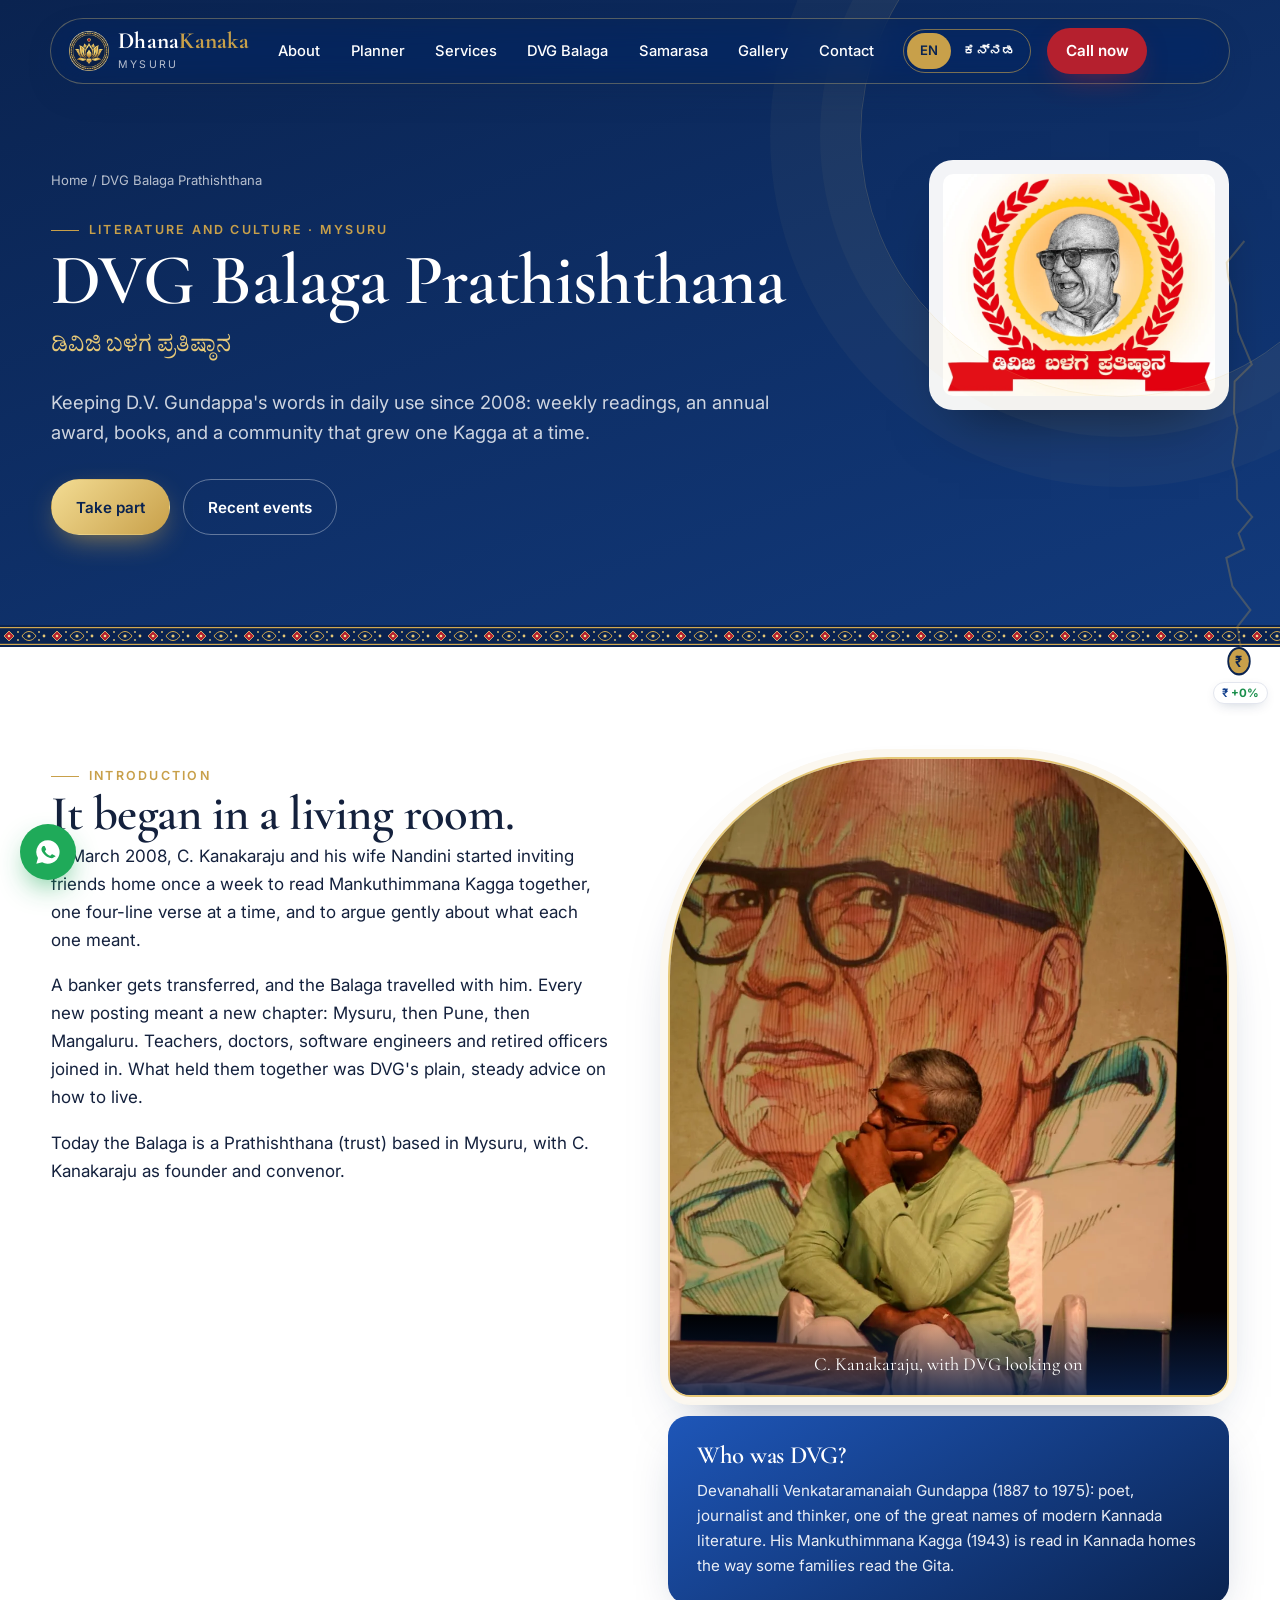
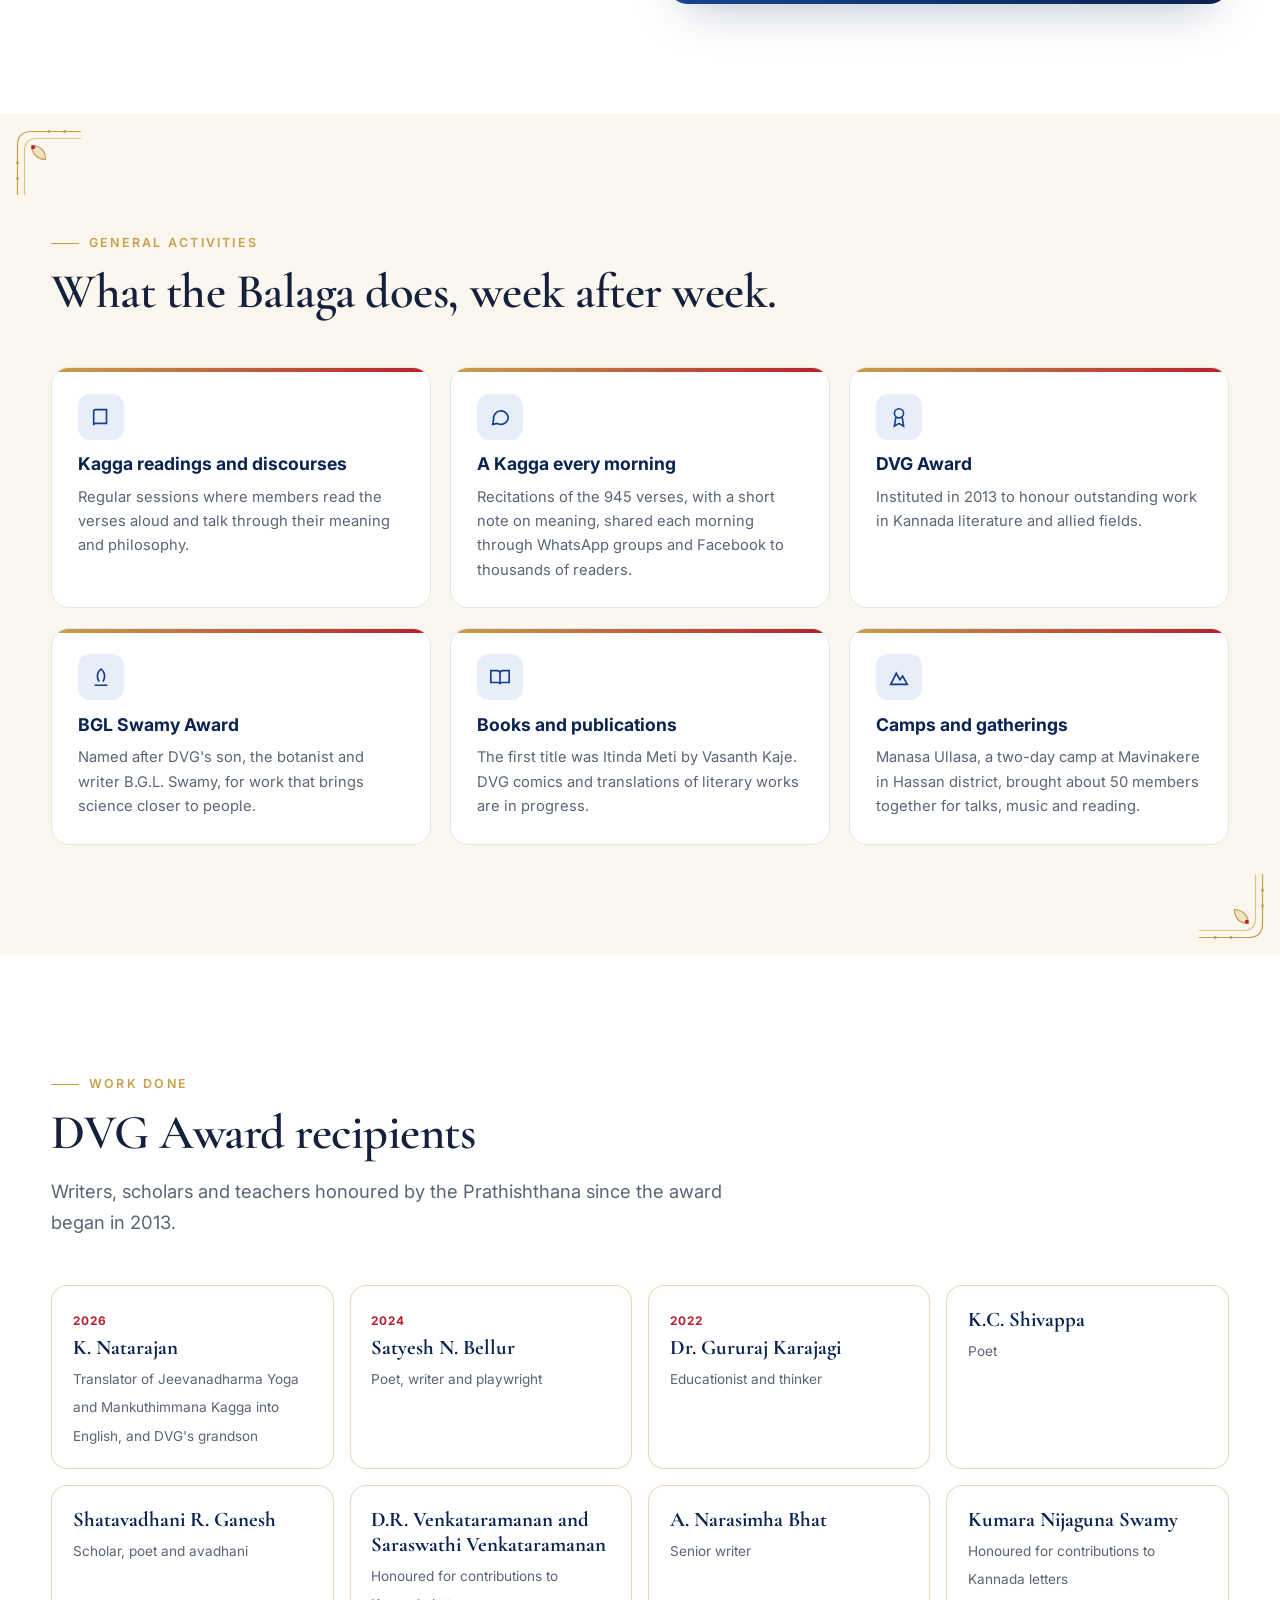
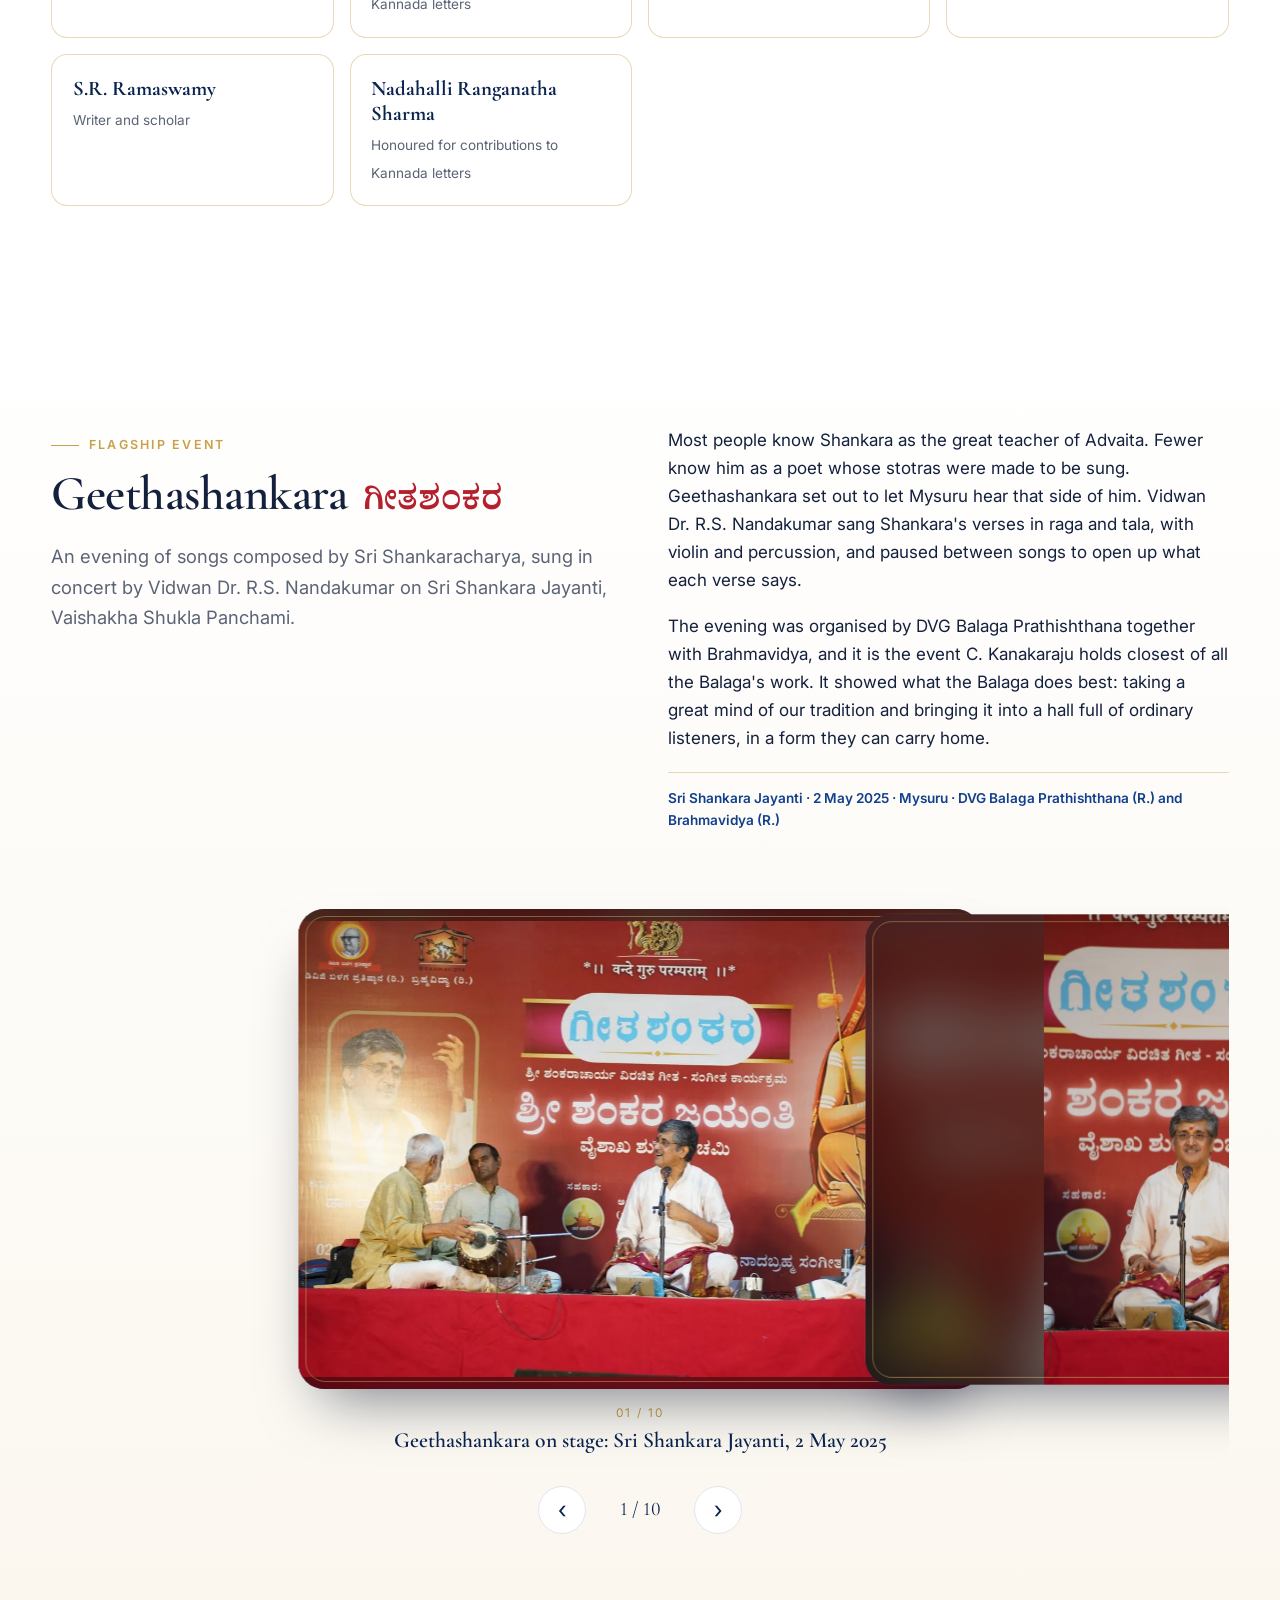
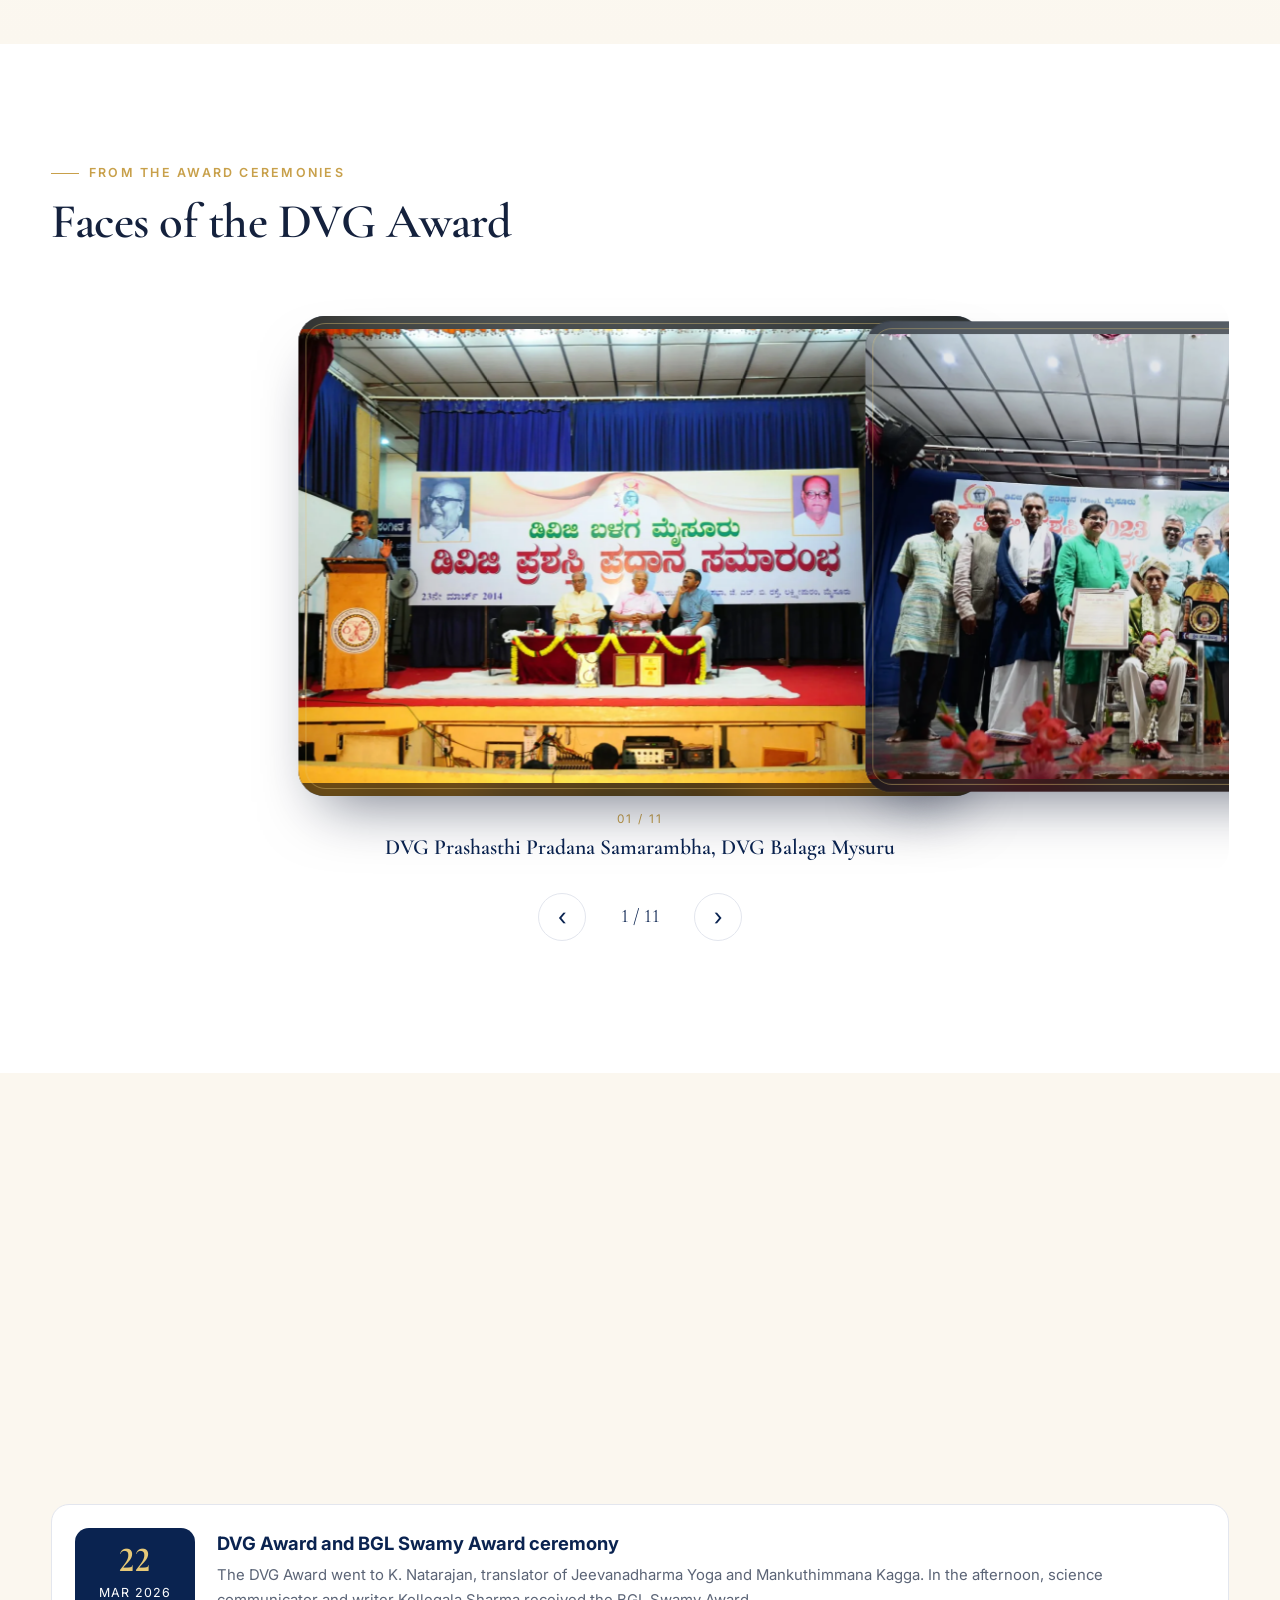
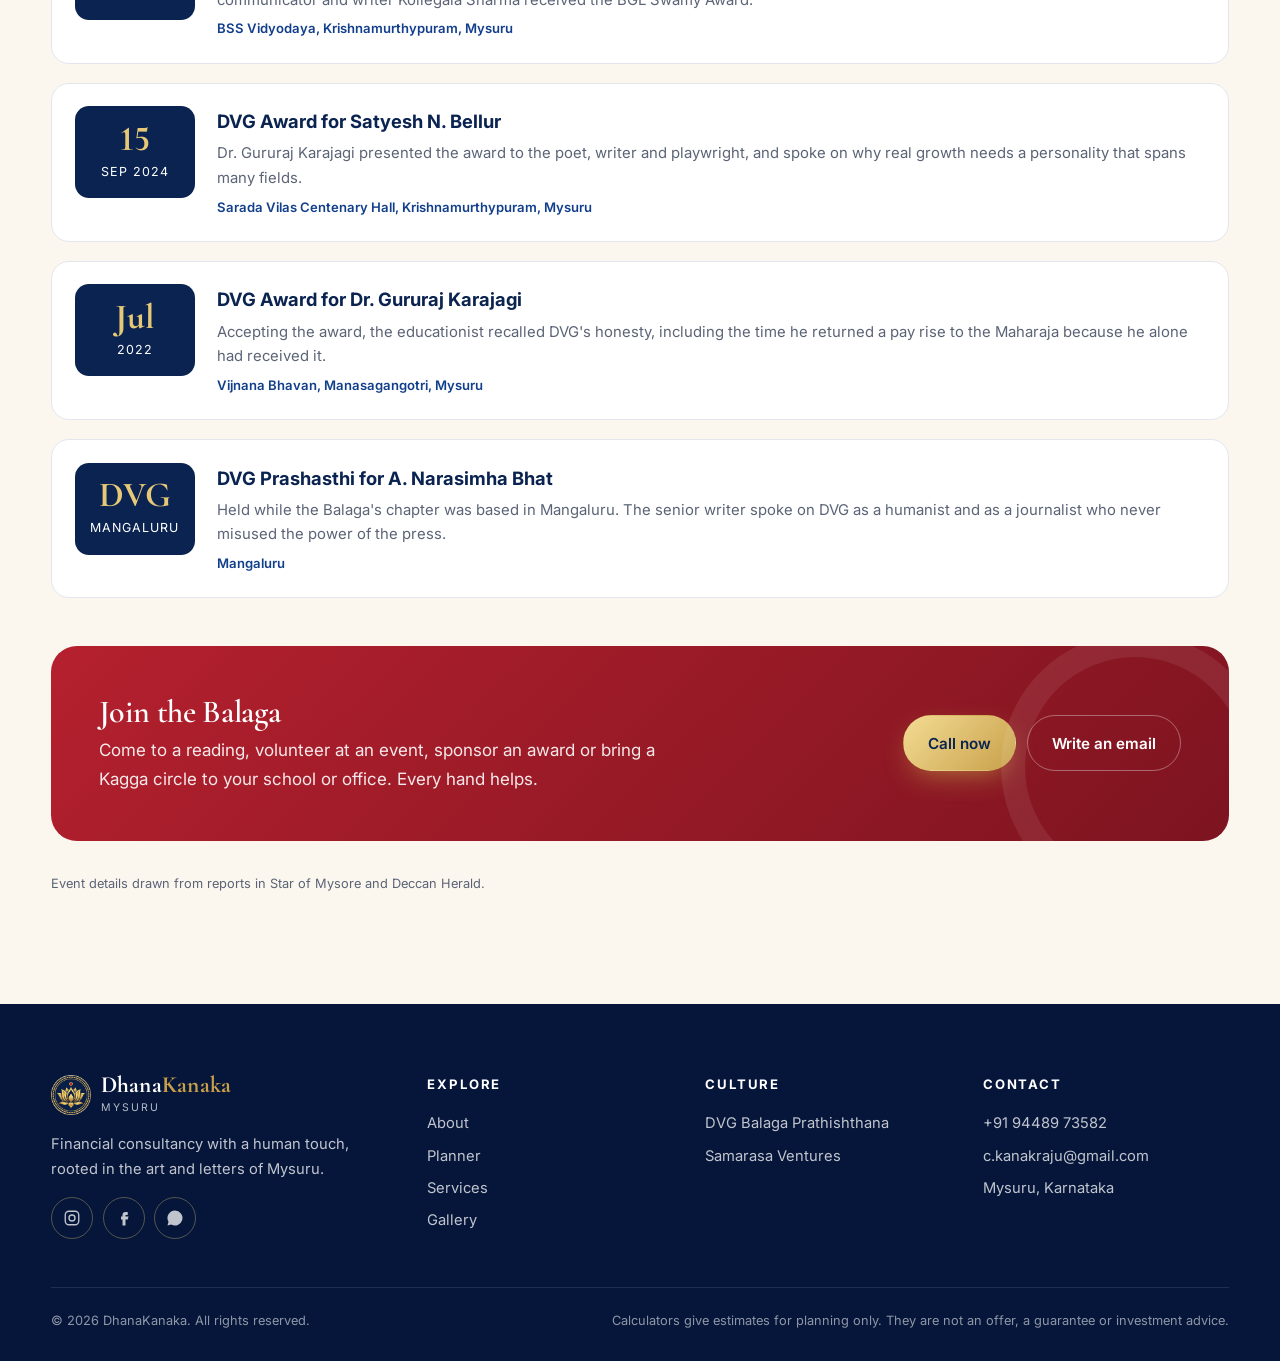
<file: dvg-balaga.html>
<!DOCTYPE html>
<html lang="en">
<head>
<meta charset="utf-8">
<meta name="viewport" content="width=device-width, initial-scale=1">
<title>DVG Balaga Prathishthana | DhanaKanaka, Mysuru</title>
<meta name="description" content="DVG Balaga Prathishthana, Mysuru: readings of Mankuthimmana Kagga, the DVG Award, books and cultural events since 2008.">
<meta name="theme-color" content="#0A2350">
<meta property="og:title" content="DhanaKanaka | Financial consultancy, Mysuru">
<meta property="og:description" content="Investment, loan and financial guidance with a human touch.">
<meta property="og:image" content="https://dhanakanaka.in/assets/img/og-image.png">
<meta property="og:url" content="https://dhanakanaka.in/dvg-balaga.html">
<link rel="icon" href="assets/img/favicon-32.png" sizes="32x32" type="image/png">
<link rel="icon" href="assets/img/favicon-64.png" sizes="64x64" type="image/png">
<link rel="apple-touch-icon" href="assets/img/apple-touch-icon.png">
<link rel="preconnect" href="https://fonts.googleapis.com">
<link rel="preconnect" href="https://fonts.gstatic.com" crossorigin>
<link href="https://fonts.googleapis.com/css2?family=Cormorant+Garamond:ital,wght@0,500;0,600;0,700;1,500;1,600&family=Inter:wght@400;500;600;700&family=Noto+Sans+Kannada:wght@400;500;600;700&family=Noto+Serif+Kannada:wght@500;600;700&display=swap" rel="stylesheet">
<link rel="stylesheet" href="css/style.css">
</head>
<body data-page="dvg">
<a class="skip" href="index.html#main" data-i18n="skip">Skip to content</a>
<div class="topbar" aria-hidden="true"></div>

<!-- floating pill navigation -->
<header class="nav on-dark" id="nav">
  <a class="brand home-link" href="index.html#top" aria-label="DhanaKanaka home">
    <img src="assets/img/logo-emblem-128.png" alt="" width="40" height="40">
    <span><b>Dhana<span>Kanaka</span></b><small data-i18n="brandTag">Mysuru</small></span>
  </a>
  <nav aria-label="Main">
    <ul class="nav-links">
      <li><a href="index.html#about" data-i18n="navAbout">About</a></li>
      <li><a href="index.html#planner" data-i18n="navPlanner">Planner</a></li>
      <li><a href="index.html#services" data-i18n="navServices">Services</a></li>
      <li><a href="dvg-balaga.html" data-i18n="navDvg">DVG Balaga</a></li>
      <li><a href="samarasa.html" data-i18n="navSamarasa">Samarasa</a></li>
      <li><a href="index.html#gallery" data-i18n="navGallery">Gallery</a></li>
      <li><a href="index.html#contact" data-i18n="navContact">Contact</a></li>
    </ul>
  </nav>
  <div class="lang" role="group" aria-label="Language">
    <button type="button" data-lang="en" aria-pressed="true">EN</button>
    <button type="button" data-lang="kn" aria-pressed="false" lang="kn">ಕನ್ನಡ</button>
  </div>
  <div class="nav-cta"><a class="btn btn-red wa-link" href="https://wa.me/919448973582" target="_blank" rel="noopener" data-i18n="navCall">Call now</a></div>
  <button class="burger" type="button" aria-label="Menu" aria-expanded="false"><span></span><span></span><span></span></button>
</header>

<!-- finance scroll gauge -->
<div class="gauge" aria-hidden="true">
  <svg viewBox="0 0 46 400" preserveAspectRatio="none">
    <defs><linearGradient id="gaugeGrad" x1="0" y1="1" x2="0" y2="0"><stop offset="0" stop-color="#B5202E"/><stop offset=".5" stop-color="#C8A04A"/><stop offset="1" stop-color="#1a8f4c"/></linearGradient></defs>
    <path class="track" d=""/>
    <path class="fill" d=""/>
    <g class="coin">
      <circle r="12" fill="#C8A04A" stroke="#0A2350" stroke-width="2"/>
      <text text-anchor="middle" dy="5" font-size="14" font-weight="700" fill="#0A2350" font-family="Inter, sans-serif">₹</text>
    </g>
  </svg>
  <div class="gauge-label">₹ <b>+0%</b></div>
</div>

<main id="main">
<section class="page-hero has-logo">
  <div class="container">
    <p class="crumbs"><a href="index.html" data-i18n="home">Home</a> / <span data-i18n="navDvgFull">DVG Balaga Prathishthana</span></p>
    <span class="eyebrow rv" data-i18n="dvEyebrow">Literature and culture · Mysuru</span>
    <h1 class="rv" data-d="1" data-i18n="dvTitle">DVG Balaga Prathishthana</h1>
    <span class="kn-title rv" data-d="1" lang="kn">ಡಿವಿಜಿ ಬಳಗ ಪ್ರತಿಷ್ಠಾನ</span>
    <img class="page-logo rv" src="assets/img/dvg-balaga-logo.webp" alt="DVG Balaga Prathishthana logo" width="700" height="620">
    <p class="lead rv" data-d="2" data-i18n="dvLead">Keeping D.V. Gundappa's words in daily use since 2008: weekly readings, an annual award, books, and a community that grew one Kagga at a time.</p>
    <div class="hero-actions rv" data-d="3" style="margin-top:2rem">
      <a class="btn btn-gold wa-link" data-wa="dvg" href="https://wa.me/919448973582" target="_blank" rel="noopener" data-i18n="dvJoin">Take part</a>
      <a class="btn btn-ghost" href="#events" data-i18n="dvRecent">Recent events</a>
    </div>
  </div>
</section>
<div class="mborder" aria-hidden="true"></div>

<section class="sec" aria-labelledby="intro-h">
  <div class="container two-col">
    <div class="prose">
      <span class="eyebrow rv" data-i18n="dvIntroEy">Introduction</span>
      <h2 id="intro-h" class="rv" data-d="1" data-i18n="dvIntroH">It began in a living room.</h2>
      <div class="rv" data-d="2">
        <p data-i18n="dvI1">In March 2008, C. Kanakaraju and his wife Nandini started inviting friends home once a week to read Mankuthimmana Kagga together, one four-line verse at a time, and to argue gently about what each one meant.</p>
        <p data-i18n="dvI2">A banker gets transferred, and the Balaga travelled with him. Every new posting meant a new chapter: Mysuru, then Pune, then Mangaluru. Teachers, doctors, software engineers and retired officers joined in. What held them together was DVG's plain, steady advice on how to live.</p>
        <p data-i18n="dvI3">Today the Balaga is a Prathishthana (trust) based in Mysuru, with C. Kanakaraju as founder and convenor.</p>
      </div>
    </div>
    <div class="dvg-visual rv" data-d="1">
      <figure class="dvg-portrait">
        <img src="assets/img/kanakaraju-dvg.webp" alt="C. Kanakaraju seated before a large portrait of D.V. Gundappa" width="1067" height="1600" loading="lazy">
        <figcaption data-i18n="dvPortCap">C. Kanakaraju, with DVG looking on</figcaption>
      </figure>
      <div class="blue-float">
        <h3 data-i18n="dvWhoH">Who was DVG?</h3>
        <p data-i18n="dvWhoP">Devanahalli Venkataramanaiah Gundappa (1887 to 1975): poet, journalist and thinker, one of the great names of modern Kannada literature. His Mankuthimmana Kagga (1943) is read in Kannada homes the way some families read the Gita.</p>
      </div>
    </div>
    </div>
  </div>
</section>

<section class="sec ivory ornate" aria-labelledby="act-h">
  <div class="container">
    <div class="sec-head">
      <span class="eyebrow rv" data-i18n="dvActEy">General activities</span>
      <h2 id="act-h" class="rv" data-d="1" data-i18n="dvActH">What the Balaga does, week after week.</h2>
    </div>
    <div class="cards3">
      <div class="icard rv"><div class="ic"><svg viewBox="0 0 24 24" fill="none" stroke="currentColor" stroke-width="1.8"><path d="M4 19V6a2 2 0 0 1 2-2h12v15H6a2 2 0 0 0-2 2Z"/></svg></div><h4 data-i18n="a1h">Kagga readings and discourses</h4><p data-i18n="a1p">Regular sessions where members read the verses aloud and talk through their meaning and philosophy.</p></div>
      <div class="icard rv" data-d="1"><div class="ic"><svg viewBox="0 0 24 24" fill="none" stroke="currentColor" stroke-width="1.8"><path d="M21 12a8 8 0 0 1-11.8 7L4 20l1-5A8 8 0 1 1 21 12Z"/></svg></div><h4 data-i18n="a2h">A Kagga every morning</h4><p data-i18n="a2p">Recitations of the 945 verses, with a short note on meaning, shared each morning through WhatsApp groups and Facebook to thousands of readers.</p></div>
      <div class="icard rv" data-d="2"><div class="ic"><svg viewBox="0 0 24 24" fill="none" stroke="currentColor" stroke-width="1.8"><circle cx="12" cy="8" r="5"/><path d="M8.5 12.5 7 22l5-3 5 3-1.5-9.5"/></svg></div><h4 data-i18n="a3h">DVG Award</h4><p data-i18n="a3p">Instituted in 2013 to honour outstanding work in Kannada literature and allied fields.</p></div>
      <div class="icard rv"><div class="ic"><svg viewBox="0 0 24 24" fill="none" stroke="currentColor" stroke-width="1.8"><path d="M12 3c-4 4-6 8-2 14M12 3c4 4 6 8 2 14M5 21h14"/></svg></div><h4 data-i18n="a4h">BGL Swamy Award</h4><p data-i18n="a4p">Named after DVG's son, the botanist and writer B.G.L. Swamy, for work that brings science closer to people.</p></div>
      <div class="icard rv" data-d="1"><div class="ic"><svg viewBox="0 0 24 24" fill="none" stroke="currentColor" stroke-width="1.8"><path d="M2 5h7a3 3 0 0 1 3 3v12a2 2 0 0 0-2-2H2zM22 5h-7a3 3 0 0 0-3 3v12a2 2 0 0 1 2-2h8z"/></svg></div><h4 data-i18n="a5h">Books and publications</h4><p data-i18n="a5p">The first title was Itinda Meti by Vasanth Kaje. DVG comics and translations of literary works are in progress.</p></div>
      <div class="icard rv" data-d="2"><div class="ic"><svg viewBox="0 0 24 24" fill="none" stroke="currentColor" stroke-width="1.8"><path d="M3 20l6-12 4 7 3-4 5 9z"/></svg></div><h4 data-i18n="a6h">Camps and gatherings</h4><p data-i18n="a6p">Manasa Ullasa, a two-day camp at Mavinakere in Hassan district, brought about 50 members together for talks, music and reading.</p></div>
    </div>
  </div>
</section>

<section class="sec" id="awards" aria-labelledby="aw-h">
  <div class="container">
    <div class="sec-head">
      <span class="eyebrow rv" data-i18n="dvWorkEy">Work done</span>
      <h2 id="aw-h" class="rv" data-d="1" data-i18n="dvAwH">DVG Award recipients</h2>
      <p class="lead rv" data-d="2" data-i18n="dvAwLead">Writers, scholars and teachers honoured by the Prathishthana since the award began in 2013.</p>
    </div>
    <div class="awards">
      <div class="award rv"><time>2026</time><b data-i18n="w1">K. Natarajan</b><span data-i18n="w1p">Translator of Jeevanadharma Yoga and Mankuthimmana Kagga into English, and DVG's grandson</span></div>
      <div class="award rv"><time>2024</time><b data-i18n="w2">Satyesh N. Bellur</b><span data-i18n="w2p">Poet, writer and playwright</span></div>
      <div class="award rv"><time>2022</time><b data-i18n="w3">Dr. Gururaj Karajagi</b><span data-i18n="w3p">Educationist and thinker</span></div>
      <div class="award rv"><b data-i18n="w4">K.C. Shivappa</b><span data-i18n="w4p">Poet</span></div>
      <div class="award rv"><b data-i18n="w5">Shatavadhani R. Ganesh</b><span data-i18n="w5p">Scholar, poet and avadhani</span></div>
      <div class="award rv"><b data-i18n="w6">D.R. Venkataramanan and Saraswathi Venkataramanan</b><span data-i18n="w6p">Honoured for contributions to Kannada letters</span></div>
      <div class="award rv"><b data-i18n="w7">A. Narasimha Bhat</b><span data-i18n="w7p">Senior writer</span></div>
      <div class="award rv"><b data-i18n="w8">Kumara Nijaguna Swamy</b><span data-i18n="w8p">Honoured for contributions to Kannada letters</span></div>
      <div class="award rv"><b data-i18n="w9">S.R. Ramaswamy</b><span data-i18n="w9p">Writer and scholar</span></div>
      <div class="award rv"><b data-i18n="w10">Nadahalli Ranganatha Sharma</b><span data-i18n="w10p">Honoured for contributions to Kannada letters</span></div>
    </div>
  </div>
</section>


<section class="sec flagship" id="geethashankara" aria-labelledby="gs-h">
  <div class="container">
    <div class="two-col">
      <div class="sec-head" style="margin-bottom:0">
        <span class="eyebrow rv" data-i18n="gsEy">Flagship event</span>
        <h2 id="gs-h" class="rv" data-d="1"><span data-i18n="gsH">Geethashankara</span> <span class="kn-inline" lang="kn">ಗೀತಶಂಕರ</span></h2>
        <p class="lead rv" data-d="2" data-i18n="gsLead">An evening of songs composed by Sri Shankaracharya, sung in concert by Vidwan Dr. R.S. Nandakumar on Sri Shankara Jayanti, Vaishakha Shukla Panchami.</p>
      </div>
      <div class="prose rv" data-d="2">
        <p data-i18n="gsP1">Most people know Shankara as the great teacher of Advaita. Fewer know him as a poet whose stotras were made to be sung. Geethashankara set out to let Mysuru hear that side of him. Vidwan Dr. R.S. Nandakumar sang Shankara's verses in raga and tala, with violin and percussion, and paused between songs to open up what each verse says.</p>
        <p data-i18n="gsP2">The evening was organised by DVG Balaga Prathishthana together with Brahmavidya, and it is the event C. Kanakaraju holds closest of all the Balaga's work. It showed what the Balaga does best: taking a great mind of our tradition and bringing it into a hall full of ordinary listeners, in a form they can carry home.</p>
        <p class="meta-line" data-i18n="gsMeta">Sri Shankara Jayanti · 2 May 2025 · Mysuru · DVG Balaga Prathishthana (R.) and Brahmavidya (R.)</p>
      </div>
    </div>
    <div class="accordion" id="geethaAcc" style="margin-top:2.6rem" aria-roledescription="carousel" aria-label="Geethashankara photos"></div>
    <div class="acc-ctrl">
      <button type="button" class="acc-btn" data-dir="-1" aria-label="Previous photo">‹</button>
      <span class="acc-count" aria-live="polite"></span>
      <button type="button" class="acc-btn" data-dir="1" aria-label="Next photo">›</button>
    </div>
  </div>
</section>

<section class="sec" id="photos" aria-labelledby="ph-h">
  <div class="container">
    <div class="sec-head">
      <span class="eyebrow rv" data-i18n="dvPhEy">From the award ceremonies</span>
      <h2 id="ph-h" class="rv" data-d="1" data-i18n="dvPhH">Faces of the DVG Award</h2>
    </div>
    <div class="accordion" id="awardAcc" data-src="dvg" aria-roledescription="carousel" aria-label="Award ceremony photos"></div>
    <div class="acc-ctrl">
      <button type="button" class="acc-btn" data-dir="-1" aria-label="Previous photo">‹</button>
      <span class="acc-count" aria-live="polite"></span>
      <button type="button" class="acc-btn" data-dir="1" aria-label="Next photo">›</button>
    </div>
  </div>
</section>

<div class="mborder light draw" aria-hidden="true"></div>

<section class="sec ivory" id="events" aria-labelledby="ev-h">
  <div class="container">
    <div class="sec-head">
      <span class="eyebrow rv" data-i18n="dvEvEy">Recent events</span>
      <h2 id="ev-h" class="rv" data-d="1" data-i18n="dvEvH">From the stage</h2>
    </div>
    <div class="events">
      <article class="event rv featured"><div class="date"><b>02</b><span data-i18n="mMay25">May 2025</span></div><div><h4 data-i18n="e0h">Geethashankara: songs of Sri Shankaracharya</h4><p data-i18n="e0p">The Balaga's flagship evening for Sri Shankara Jayanti: Vidwan Dr. R.S. Nandakumar in a full concert of Shankara's own compositions, presented with Brahmavidya. <a href="#geethashankara">See the photos</a>.</p><p class="meta" data-i18n="e0m">Mysuru · with Brahmavidya (R.)</p></div></article>
      <article class="event rv"><div class="date"><b>22</b><span data-i18n="mMar26">Mar 2026</span></div><div><h4 data-i18n="e1h">DVG Award and BGL Swamy Award ceremony</h4><p data-i18n="e1p">The DVG Award went to K. Natarajan, translator of Jeevanadharma Yoga and Mankuthimmana Kagga. In the afternoon, science communicator and writer Kollegala Sharma received the BGL Swamy Award.</p><p class="meta" data-i18n="e1m">BSS Vidyodaya, Krishnamurthypuram, Mysuru</p></div></article>
      <article class="event rv"><div class="date"><b>15</b><span data-i18n="mSep24">Sep 2024</span></div><div><h4 data-i18n="e2h">DVG Award for Satyesh N. Bellur</h4><p data-i18n="e2p">Dr. Gururaj Karajagi presented the award to the poet, writer and playwright, and spoke on why real growth needs a personality that spans many fields.</p><p class="meta" data-i18n="e2m">Sarada Vilas Centenary Hall, Krishnamurthypuram, Mysuru</p></div></article>
      <article class="event rv"><div class="date"><b>Jul</b><span>2022</span></div><div><h4 data-i18n="e3h">DVG Award for Dr. Gururaj Karajagi</h4><p data-i18n="e3p">Accepting the award, the educationist recalled DVG's honesty, including the time he returned a pay rise to the Maharaja because he alone had received it.</p><p class="meta" data-i18n="e3m">Vijnana Bhavan, Manasagangotri, Mysuru</p></div></article>
      <article class="event rv"><div class="date"><b>DVG</b><span data-i18n="mMlr">Mangaluru</span></div><div><h4 data-i18n="e4h">DVG Prashasthi for A. Narasimha Bhat</h4><p data-i18n="e4p">Held while the Balaga's chapter was based in Mangaluru. The senior writer spoke on DVG as a humanist and as a journalist who never misused the power of the press.</p><p class="meta" data-i18n="e4m">Mangaluru</p></div></article>
    </div>
    <div class="cta-band rv" style="margin-top:3rem">
      <div>
        <h3 data-i18n="dvCtaH">Join the Balaga</h3>
        <p data-i18n="dvCtaP">Come to a reading, volunteer at an event, sponsor an award or bring a Kagga circle to your school or office. Every hand helps.</p>
      </div>
      <div class="btn-row">
        <a class="btn btn-gold wa-link" data-wa="dvg" href="https://wa.me/919448973582" target="_blank" rel="noopener" data-i18n="callNow">Call now</a>
        <a class="btn btn-ghost" href="mailto:c.kanakraju@gmail.com?subject=DVG%20Balaga%20Prathishthana" data-i18n="coWrite">Write an email</a>
      </div>
    </div>
    <p class="src" data-i18n="dvSrc">Event details drawn from reports in Star of Mysore and Deccan Herald.</p>
  </div>
</section>
</main>

<footer class="footer">
  <div class="container">
    <div class="f-grid">
      <div>
        <a class="brand home-link" href="index.html#top"><img src="assets/img/logo-emblem-128.png" alt="" width="40" height="40"><span><b>Dhana<span>Kanaka</span></b><small data-i18n="brandTag">Mysuru</small></span></a>
        <p data-i18n="ftAbout">Financial consultancy with a human touch, rooted in the art and letters of Mysuru.</p>
        <div class="socials">
          <a href="https://www.instagram.com/kanakarajuc" target="_blank" rel="noopener" aria-label="Instagram"><svg viewBox="0 0 24 24" fill="none" stroke="currentColor" stroke-width="1.8"><rect x="3" y="3" width="18" height="18" rx="5"/><circle cx="12" cy="12" r="4"/></svg></a>
          <a href="https://www.facebook.com/kanaka.rajuc" target="_blank" rel="noopener" aria-label="Facebook"><svg viewBox="0 0 24 24" fill="currentColor"><path d="M14 8h3V4h-3a4 4 0 0 0-4 4v2H8v4h2v8h4v-8h3l1-4h-4V8z"/></svg></a>
          <a class="wa-link" href="https://wa.me/919448973582" target="_blank" rel="noopener" aria-label="WhatsApp"><svg viewBox="0 0 24 24" fill="currentColor"><path d="M12 2a10 10 0 0 0-8.6 15.1L2 22l5-1.3A10 10 0 1 0 12 2Z"/></svg></a>
        </div>
      </div>
      <div><h5 data-i18n="ftExplore">Explore</h5><ul><li><a href="index.html#about" data-i18n="navAbout">About</a></li><li><a href="index.html#planner" data-i18n="navPlanner">Planner</a></li><li><a href="index.html#services" data-i18n="navServices">Services</a></li><li><a href="index.html#gallery" data-i18n="navGallery">Gallery</a></li></ul></div>
      <div><h5 data-i18n="ftCulture">Culture</h5><ul><li><a href="dvg-balaga.html" data-i18n="navDvgFull">DVG Balaga Prathishthana</a></li><li><a href="samarasa.html" data-i18n="cc2h">Samarasa Ventures</a></li></ul></div>
      <div><h5 data-i18n="navContact">Contact</h5><ul><li><a href="tel:+919448973582">+91 94489 73582</a></li><li><a href="mailto:c.kanakraju@gmail.com">c.kanakraju@gmail.com</a></li><li data-i18n="ftCity">Mysuru, Karnataka</li></ul></div>
    </div>
    <div class="f-legal">
      <span>© <span class="yr">2026</span> DhanaKanaka. <span data-i18n="ftRights">All rights reserved.</span></span>
      <span data-i18n="ftDisc">Calculators give estimates for planning only. They are not an offer, a guarantee or investment advice.</span>
    </div>
  </div>
</footer>

<a class="wa-float wa-link" href="https://wa.me/919448973582" target="_blank" rel="noopener" aria-label="WhatsApp DhanaKanaka"><svg viewBox="0 0 24 24" fill="currentColor"><path d="M12 2a10 10 0 0 0-8.6 15.1L2 22l5-1.3A10 10 0 1 0 12 2Zm5.3 14.1c-.2.6-1.3 1.2-1.8 1.2-.5.1-1 .2-3.3-.7-2.8-1.1-4.5-3.9-4.7-4.1-.1-.2-1.1-1.5-1.1-2.9s.7-2.1 1-2.4c.3-.3.6-.3.8-.3h.6c.2 0 .4 0 .6.5l.9 2.1c.1.2.1.4 0 .5l-.3.5-.4.5c-.1.1-.3.3-.1.6.2.3.8 1.3 1.7 2.1 1.2 1 2.1 1.4 2.4 1.5.3.1.5.1.6-.1l.9-1c.2-.3.4-.2.6-.1l2 .9c.3.2.5.2.5.4.1.1.1.7-.1 1.3Z"/></svg></a>


<script src="js/i18n.js"></script>
<script src="js/main.js"></script>
</body>
</html>
</file>
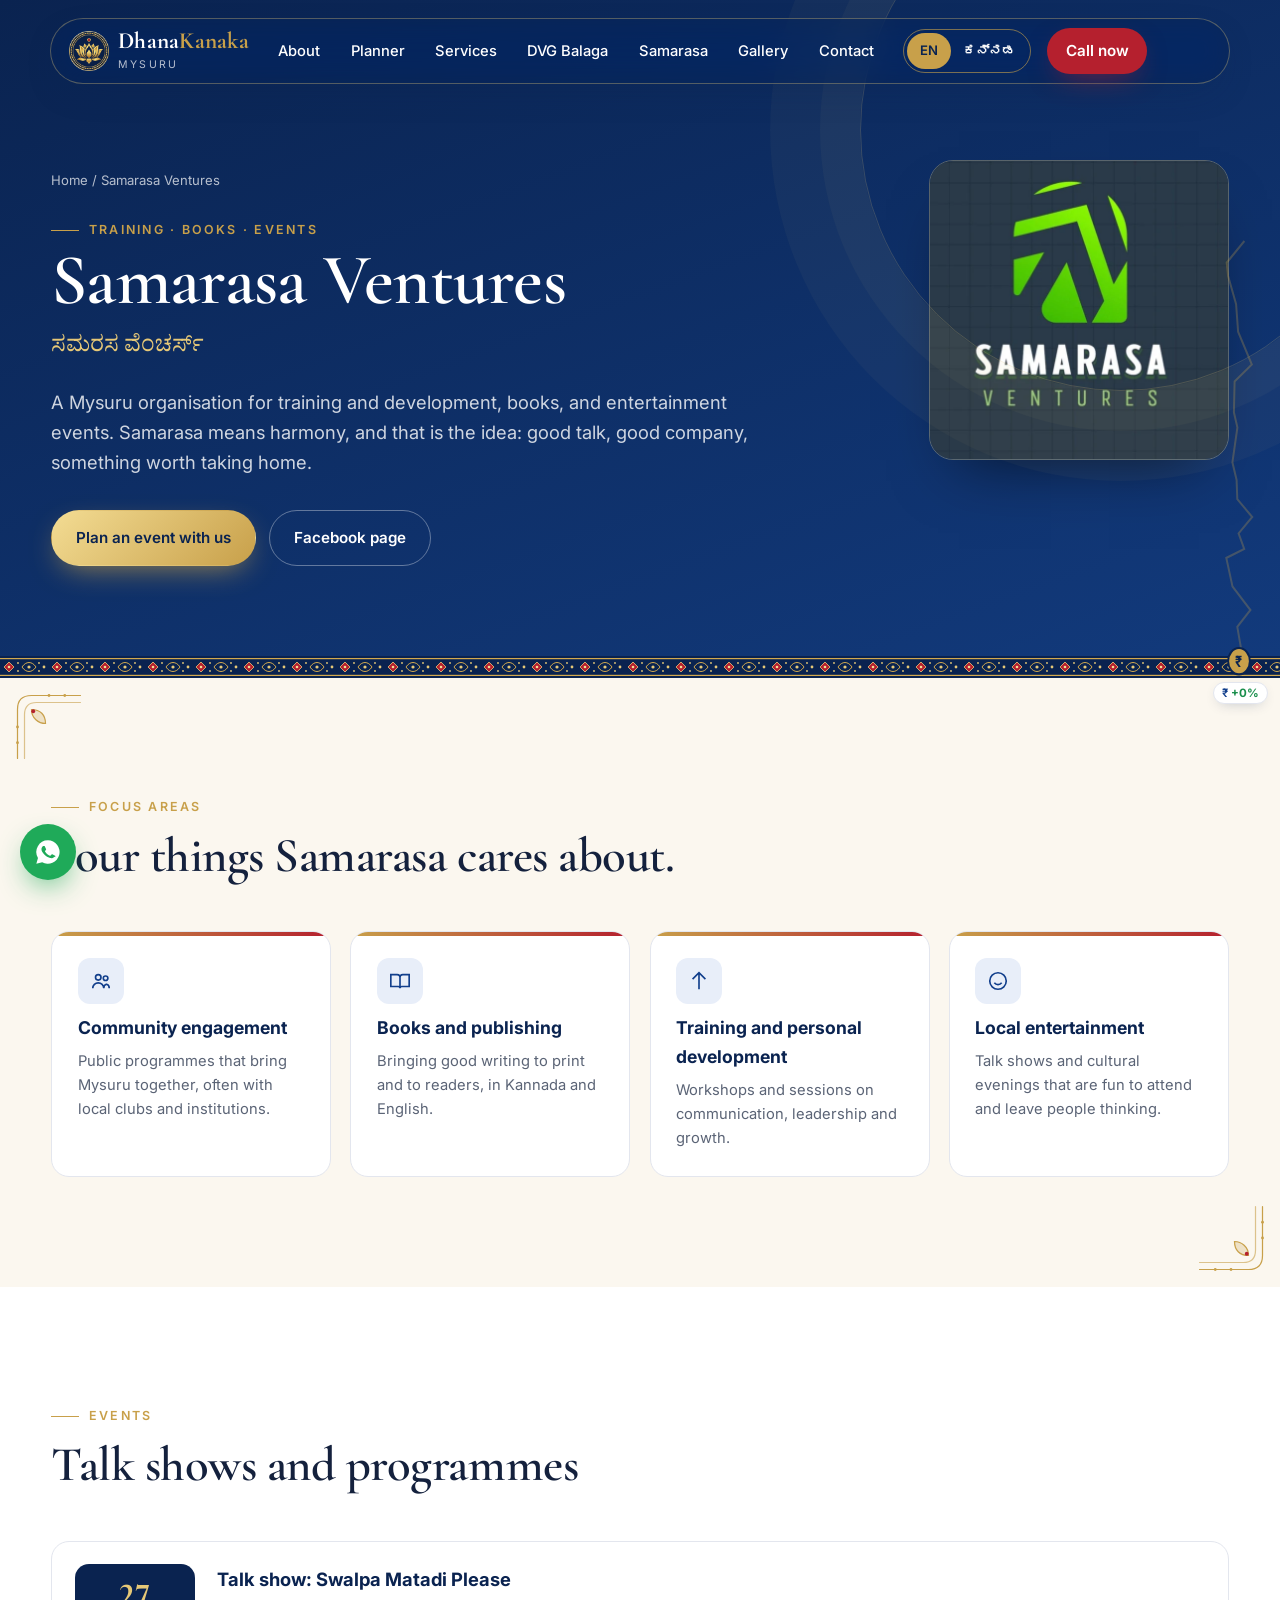
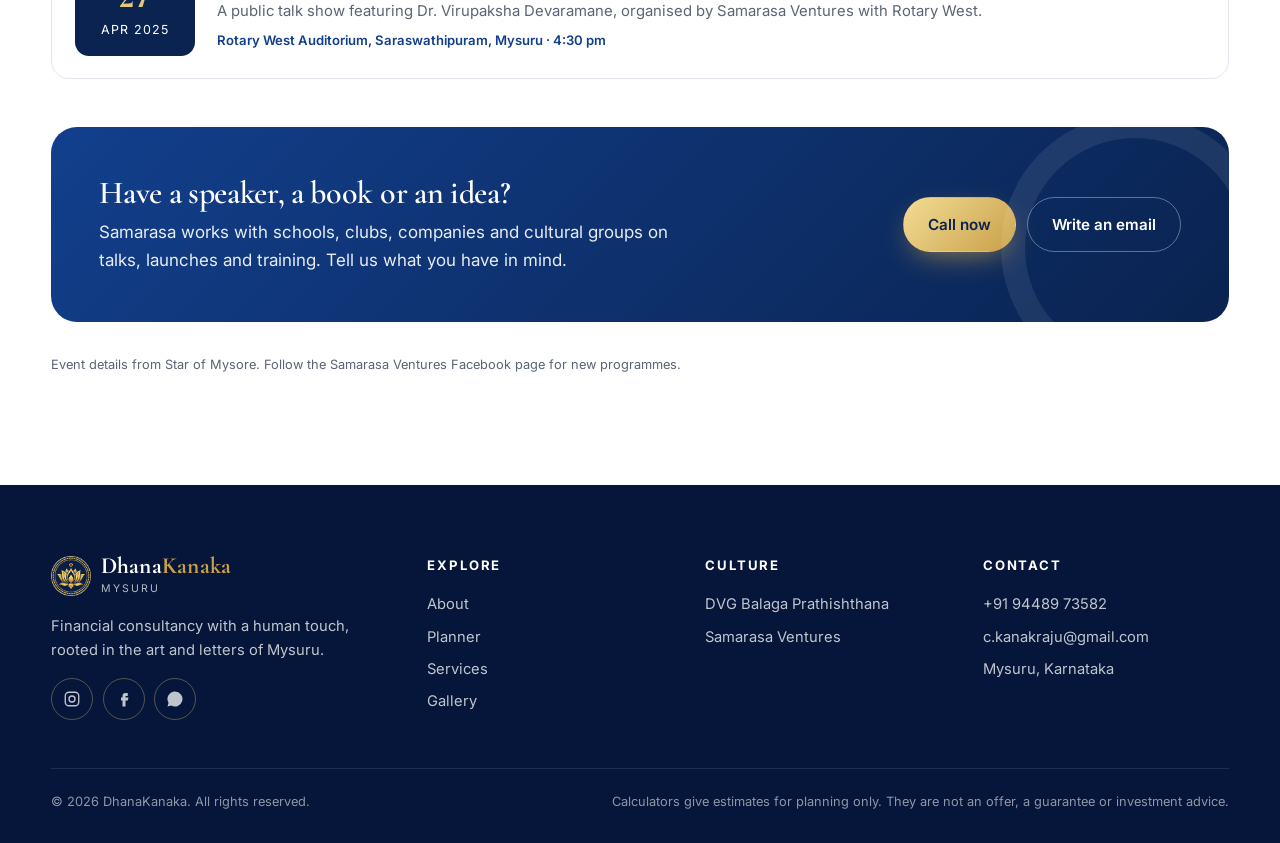
<file: samarasa.html>
<!DOCTYPE html>
<html lang="en">
<head>
<meta charset="utf-8">
<meta name="viewport" content="width=device-width, initial-scale=1">
<title>Samarasa Ventures | DhanaKanaka, Mysuru</title>
<meta name="description" content="Samarasa Ventures, Mysuru: training and development, books and entertainment events.">
<meta name="theme-color" content="#0A2350">
<meta property="og:title" content="DhanaKanaka | Financial consultancy, Mysuru">
<meta property="og:description" content="Investment, loan and financial guidance with a human touch.">
<meta property="og:image" content="https://dhanakanaka.in/assets/img/og-image.png">
<meta property="og:url" content="https://dhanakanaka.in/samarasa.html">
<link rel="icon" href="assets/img/favicon-32.png" sizes="32x32" type="image/png">
<link rel="icon" href="assets/img/favicon-64.png" sizes="64x64" type="image/png">
<link rel="apple-touch-icon" href="assets/img/apple-touch-icon.png">
<link rel="preconnect" href="https://fonts.googleapis.com">
<link rel="preconnect" href="https://fonts.gstatic.com" crossorigin>
<link href="https://fonts.googleapis.com/css2?family=Cormorant+Garamond:ital,wght@0,500;0,600;0,700;1,500;1,600&family=Inter:wght@400;500;600;700&family=Noto+Sans+Kannada:wght@400;500;600;700&family=Noto+Serif+Kannada:wght@500;600;700&display=swap" rel="stylesheet">
<link rel="stylesheet" href="css/style.css">
</head>
<body data-page="samarasa">
<a class="skip" href="index.html#main" data-i18n="skip">Skip to content</a>
<div class="topbar" aria-hidden="true"></div>

<!-- floating pill navigation -->
<header class="nav on-dark" id="nav">
  <a class="brand home-link" href="index.html#top" aria-label="DhanaKanaka home">
    <img src="assets/img/logo-emblem-128.png" alt="" width="40" height="40">
    <span><b>Dhana<span>Kanaka</span></b><small data-i18n="brandTag">Mysuru</small></span>
  </a>
  <nav aria-label="Main">
    <ul class="nav-links">
      <li><a href="index.html#about" data-i18n="navAbout">About</a></li>
      <li><a href="index.html#planner" data-i18n="navPlanner">Planner</a></li>
      <li><a href="index.html#services" data-i18n="navServices">Services</a></li>
      <li><a href="dvg-balaga.html" data-i18n="navDvg">DVG Balaga</a></li>
      <li><a href="samarasa.html" data-i18n="navSamarasa">Samarasa</a></li>
      <li><a href="index.html#gallery" data-i18n="navGallery">Gallery</a></li>
      <li><a href="index.html#contact" data-i18n="navContact">Contact</a></li>
    </ul>
  </nav>
  <div class="lang" role="group" aria-label="Language">
    <button type="button" data-lang="en" aria-pressed="true">EN</button>
    <button type="button" data-lang="kn" aria-pressed="false" lang="kn">ಕನ್ನಡ</button>
  </div>
  <div class="nav-cta"><a class="btn btn-red wa-link" href="https://wa.me/919448973582" target="_blank" rel="noopener" data-i18n="navCall">Call now</a></div>
  <button class="burger" type="button" aria-label="Menu" aria-expanded="false"><span></span><span></span><span></span></button>
</header>

<!-- finance scroll gauge -->
<div class="gauge" aria-hidden="true">
  <svg viewBox="0 0 46 400" preserveAspectRatio="none">
    <defs><linearGradient id="gaugeGrad" x1="0" y1="1" x2="0" y2="0"><stop offset="0" stop-color="#B5202E"/><stop offset=".5" stop-color="#C8A04A"/><stop offset="1" stop-color="#1a8f4c"/></linearGradient></defs>
    <path class="track" d=""/>
    <path class="fill" d=""/>
    <g class="coin">
      <circle r="12" fill="#C8A04A" stroke="#0A2350" stroke-width="2"/>
      <text text-anchor="middle" dy="5" font-size="14" font-weight="700" fill="#0A2350" font-family="Inter, sans-serif">₹</text>
    </g>
  </svg>
  <div class="gauge-label">₹ <b>+0%</b></div>
</div>

<main id="main">
<section class="page-hero has-logo">
  <div class="container">
    <p class="crumbs"><a href="index.html" data-i18n="home">Home</a> / <span data-i18n="cc2h">Samarasa Ventures</span></p>
    <span class="eyebrow rv" data-i18n="smEyebrow">Training · Books · Events</span>
    <h1 class="rv" data-d="1" data-i18n="cc2h">Samarasa Ventures</h1>
    <span class="kn-title rv" data-d="1" lang="kn">ಸಮರಸ ವೆಂಚರ್ಸ್</span>
    <img class="page-logo sq rv" src="assets/img/samarasa-logo.webp" alt="Samarasa Ventures logo" width="600" height="600">
    <p class="lead rv" data-d="2" data-i18n="smLead">A Mysuru organisation for training and development, books, and entertainment events. Samarasa means harmony, and that is the idea: good talk, good company, something worth taking home.</p>
    <div class="hero-actions rv" data-d="3" style="margin-top:2rem">
      <a class="btn btn-gold wa-link" data-wa="sam" href="https://wa.me/919448973582" target="_blank" rel="noopener" data-i18n="smCta">Plan an event with us</a>
      <a class="btn btn-ghost" href="https://www.facebook.com/p/Samarasa-Ventures-61572421647259/" target="_blank" rel="noopener" data-i18n="smFb">Facebook page</a>
    </div>
  </div>
</section>
<div class="mborder" aria-hidden="true"></div>

<section class="sec ivory ornate" aria-labelledby="sm-focus">
  <div class="container">
    <div class="sec-head">
      <span class="eyebrow rv" data-i18n="smFocusEy">Focus areas</span>
      <h2 id="sm-focus" class="rv" data-d="1" data-i18n="smFocusH">Four things Samarasa cares about.</h2>
    </div>
    <div class="cards3" style="grid-template-columns:repeat(auto-fit,minmax(240px,1fr))">
      <div class="icard rv"><div class="ic"><svg viewBox="0 0 24 24" fill="none" stroke="currentColor" stroke-width="1.8"><circle cx="9" cy="8" r="3"/><circle cx="17" cy="9" r="2.5"/><path d="M3 20c0-3.3 2.7-6 6-6s6 2.7 6 6M15 20c0-2 1-4 3-4.5 2 .4 3 2.5 3 4.5"/></svg></div><h4 data-i18n="f1h">Community engagement</h4><p data-i18n="f1p">Public programmes that bring Mysuru together, often with local clubs and institutions.</p></div>
      <div class="icard rv" data-d="1"><div class="ic"><svg viewBox="0 0 24 24" fill="none" stroke="currentColor" stroke-width="1.8"><path d="M2 5h7a3 3 0 0 1 3 3v12a2 2 0 0 0-2-2H2zM22 5h-7a3 3 0 0 0-3 3v12a2 2 0 0 1 2-2h8z"/></svg></div><h4 data-i18n="f2h">Books and publishing</h4><p data-i18n="f2p">Bringing good writing to print and to readers, in Kannada and English.</p></div>
      <div class="icard rv" data-d="2"><div class="ic"><svg viewBox="0 0 24 24" fill="none" stroke="currentColor" stroke-width="1.8"><path d="M12 3v18M5 10l7-7 7 7"/></svg></div><h4 data-i18n="f3h">Training and personal development</h4><p data-i18n="f3p">Workshops and sessions on communication, leadership and growth.</p></div>
      <div class="icard rv" data-d="3"><div class="ic"><svg viewBox="0 0 24 24" fill="none" stroke="currentColor" stroke-width="1.8"><circle cx="12" cy="12" r="9"/><path d="M8 14s1.5 2 4 2 4-2 4-2M9 9h.01M15 9h.01"/></svg></div><h4 data-i18n="f4h">Local entertainment</h4><p data-i18n="f4p">Talk shows and cultural evenings that are fun to attend and leave people thinking.</p></div>
    </div>
  </div>
</section>

<section class="sec" aria-labelledby="sm-ev">
  <div class="container">
    <div class="sec-head">
      <span class="eyebrow rv" data-i18n="smEvEy">Events</span>
      <h2 id="sm-ev" class="rv" data-d="1" data-i18n="smEvH">Talk shows and programmes</h2>
    </div>
    <div class="events">
      <article class="event rv"><div class="date"><b>27</b><span data-i18n="mApr25">Apr 2025</span></div><div><h4 data-i18n="se1h">Talk show: Swalpa Matadi Please</h4><p data-i18n="se1p">A public talk show featuring Dr. Virupaksha Devaramane, organised by Samarasa Ventures with Rotary West.</p><p class="meta" data-i18n="se1m">Rotary West Auditorium, Saraswathipuram, Mysuru · 4:30 pm</p></div></article>
    </div>
    <div class="cta-band rv" style="margin-top:3rem;background:linear-gradient(135deg,var(--blue),var(--navy))">
      <div>
        <h3 data-i18n="smCtaH">Have a speaker, a book or an idea?</h3>
        <p data-i18n="smCtaP">Samarasa works with schools, clubs, companies and cultural groups on talks, launches and training. Tell us what you have in mind.</p>
      </div>
      <div class="btn-row">
        <a class="btn btn-gold wa-link" data-wa="sam" href="https://wa.me/919448973582" target="_blank" rel="noopener" data-i18n="callNow">Call now</a>
        <a class="btn btn-ghost" href="mailto:c.kanakraju@gmail.com?subject=Samarasa%20Ventures" data-i18n="coWrite">Write an email</a>
      </div>
    </div>
    <p class="src" data-i18n="smSrc">Event details from Star of Mysore. Follow the Samarasa Ventures Facebook page for new programmes.</p>
  </div>
</section>
</main>

<footer class="footer">
  <div class="container">
    <div class="f-grid">
      <div>
        <a class="brand home-link" href="index.html#top"><img src="assets/img/logo-emblem-128.png" alt="" width="40" height="40"><span><b>Dhana<span>Kanaka</span></b><small data-i18n="brandTag">Mysuru</small></span></a>
        <p data-i18n="ftAbout">Financial consultancy with a human touch, rooted in the art and letters of Mysuru.</p>
        <div class="socials">
          <a href="https://www.instagram.com/kanakarajuc" target="_blank" rel="noopener" aria-label="Instagram"><svg viewBox="0 0 24 24" fill="none" stroke="currentColor" stroke-width="1.8"><rect x="3" y="3" width="18" height="18" rx="5"/><circle cx="12" cy="12" r="4"/></svg></a>
          <a href="https://www.facebook.com/kanaka.rajuc" target="_blank" rel="noopener" aria-label="Facebook"><svg viewBox="0 0 24 24" fill="currentColor"><path d="M14 8h3V4h-3a4 4 0 0 0-4 4v2H8v4h2v8h4v-8h3l1-4h-4V8z"/></svg></a>
          <a class="wa-link" href="https://wa.me/919448973582" target="_blank" rel="noopener" aria-label="WhatsApp"><svg viewBox="0 0 24 24" fill="currentColor"><path d="M12 2a10 10 0 0 0-8.6 15.1L2 22l5-1.3A10 10 0 1 0 12 2Z"/></svg></a>
        </div>
      </div>
      <div><h5 data-i18n="ftExplore">Explore</h5><ul><li><a href="index.html#about" data-i18n="navAbout">About</a></li><li><a href="index.html#planner" data-i18n="navPlanner">Planner</a></li><li><a href="index.html#services" data-i18n="navServices">Services</a></li><li><a href="index.html#gallery" data-i18n="navGallery">Gallery</a></li></ul></div>
      <div><h5 data-i18n="ftCulture">Culture</h5><ul><li><a href="dvg-balaga.html" data-i18n="navDvgFull">DVG Balaga Prathishthana</a></li><li><a href="samarasa.html" data-i18n="cc2h">Samarasa Ventures</a></li></ul></div>
      <div><h5 data-i18n="navContact">Contact</h5><ul><li><a href="tel:+919448973582">+91 94489 73582</a></li><li><a href="mailto:c.kanakraju@gmail.com">c.kanakraju@gmail.com</a></li><li data-i18n="ftCity">Mysuru, Karnataka</li></ul></div>
    </div>
    <div class="f-legal">
      <span>© <span class="yr">2026</span> DhanaKanaka. <span data-i18n="ftRights">All rights reserved.</span></span>
      <span data-i18n="ftDisc">Calculators give estimates for planning only. They are not an offer, a guarantee or investment advice.</span>
    </div>
  </div>
</footer>

<a class="wa-float wa-link" href="https://wa.me/919448973582" target="_blank" rel="noopener" aria-label="WhatsApp DhanaKanaka"><svg viewBox="0 0 24 24" fill="currentColor"><path d="M12 2a10 10 0 0 0-8.6 15.1L2 22l5-1.3A10 10 0 1 0 12 2Zm5.3 14.1c-.2.6-1.3 1.2-1.8 1.2-.5.1-1 .2-3.3-.7-2.8-1.1-4.5-3.9-4.7-4.1-.1-.2-1.1-1.5-1.1-2.9s.7-2.1 1-2.4c.3-.3.6-.3.8-.3h.6c.2 0 .4 0 .6.5l.9 2.1c.1.2.1.4 0 .5l-.3.5-.4.5c-.1.1-.3.3-.1.6.2.3.8 1.3 1.7 2.1 1.2 1 2.1 1.4 2.4 1.5.3.1.5.1.6-.1l.9-1c.2-.3.4-.2.6-.1l2 .9c.3.2.5.2.5.4.1.1.1.7-.1 1.3Z"/></svg></a>


<script src="js/i18n.js"></script>
<script src="js/main.js"></script>
</body>
</html>
</file>
<file: css/style.css>
/* DhanaKanaka: corporate blue, kumkum red, white, with Mysuru gesso gold */
:root{
  --navy:#0A2350; --blue:#123F8C; --blue-2:#1E56B8; --sky:#E8EEF9;
  --red:#B5202E; --red-2:#D33A45;
  --gold:#C8A04A; --gold-2:#E6C877; --gold-3:#F3DC93;
  --ivory:#FBF7EF; --white:#fff; --ink:#14213D; --muted:#5B6476; --line:#E3E6EE;
  --serif:"Cormorant Garamond", Georgia, "Times New Roman", serif;
  --sans:"Inter", system-ui, -apple-system, "Segoe UI", Roboto, sans-serif;
  --kn-serif:"Noto Serif Kannada", "Tunga", serif;
  --kn-sans:"Noto Sans Kannada", "Tunga", sans-serif;
  --radius:18px; --shadow:0 18px 50px -20px rgba(10,35,80,.35);
  --ease:cubic-bezier(.22,.8,.2,1);
}
*{box-sizing:border-box;margin:0;padding:0}
html{scroll-behavior:smooth;-webkit-text-size-adjust:100%}
body{font-family:var(--sans);color:var(--ink);background:var(--white);line-height:1.65;font-size:17px;overflow-x:hidden}
html[lang="kn"] body{font-family:var(--kn-sans);line-height:1.8;font-size:16.5px}
html[lang="kn"] h1,html[lang="kn"] h2,html[lang="kn"] h3,html[lang="kn"] .serif{font-family:var(--kn-serif);letter-spacing:0}
img{max-width:100%;height:auto;display:block}
a{color:inherit}
button,input,select{font:inherit;color:inherit}
h1,h2,h3,.serif,.float-box b,.stat b,.result-hero b,.event .date b,.award b{font-variant-numeric:lining-nums}
h1,h2,h3,.serif{font-family:var(--serif);font-weight:600;line-height:1.12;letter-spacing:-.01em}
h1{font-size:clamp(2.6rem,5.6vw,4.9rem)}
h2{font-size:clamp(2rem,3.8vw,3.1rem)}
h3{font-size:1.55rem}
.container{width:min(1200px,92vw);margin-inline:auto}
.eyebrow{display:inline-flex;align-items:center;gap:.6rem;font-size:.78rem;letter-spacing:.18em;text-transform:uppercase;font-weight:600;color:var(--gold)}
html[lang="kn"] .eyebrow{letter-spacing:.04em;font-size:.9rem}
.eyebrow::before{content:"";width:28px;height:1px;background:currentColor}
.lead{font-size:1.15rem;color:var(--muted);max-width:60ch}
.skip{position:absolute;left:-999px;top:0;background:var(--navy);color:#fff;padding:.6rem 1rem;z-index:999}
.skip:focus{left:1rem;top:1rem}
:focus-visible{outline:3px solid var(--gold);outline-offset:3px;border-radius:6px}
::selection{background:var(--gold-2);color:var(--navy)}

/* native scrollbar, themed */
html{scrollbar-color:var(--gold) var(--navy);scrollbar-width:thin}
::-webkit-scrollbar{width:10px}
::-webkit-scrollbar-track{background:var(--navy)}
::-webkit-scrollbar-thumb{background:linear-gradient(var(--gold-3),var(--gold));border-radius:10px;border:2px solid var(--navy)}

/* buttons */
.btn{display:inline-flex;align-items:center;gap:.6rem;padding:.9rem 1.5rem;border-radius:999px;font-weight:600;font-size:.95rem;text-decoration:none;border:1px solid transparent;cursor:pointer;transition:transform .35s var(--ease),background .3s,color .3s,box-shadow .3s;min-height:48px}
.btn:hover{transform:translateY(-2px)}
.btn-gold{background:linear-gradient(135deg,var(--gold-3),var(--gold));color:var(--navy);box-shadow:0 10px 30px -10px rgba(200,160,74,.8)}
.btn-red{background:var(--red);color:#fff;box-shadow:0 10px 30px -12px rgba(181,32,46,.8)}
.btn-red:hover{background:var(--red-2)}
.btn-blue{background:var(--blue);color:#fff}
.btn-blue:hover{background:var(--blue-2)}
.btn-ghost{border-color:rgba(255,255,255,.35);color:#fff}
.btn-ghost:hover{background:rgba(255,255,255,.08)}
.btn-line{border-color:var(--navy);color:var(--navy)}
.btn-line:hover{background:var(--navy);color:#fff}
.btn svg{width:18px;height:18px;flex:none}

/* ---------- floating nav (pill) ---------- */
.nav{position:fixed;top:18px;left:50%;transform:translateX(-50%);z-index:100;width:min(1180px,94vw);display:flex;align-items:center;gap:1rem;padding:.55rem .65rem .55rem 1.1rem;border-radius:999px;background:rgba(255,255,255,.82);backdrop-filter:blur(16px) saturate(1.4);-webkit-backdrop-filter:blur(16px) saturate(1.4);box-shadow:0 12px 40px -18px rgba(10,35,80,.45);border:1px solid rgba(200,160,74,.35);transition:transform .5s var(--ease),background .4s,top .4s}
.nav.hide{transform:translate(-50%,-140%)}
.nav.on-dark{background:rgba(10,35,80,.55);color:#fff;border-color:rgba(230,200,119,.35)}
.brand{display:flex;align-items:center;gap:.6rem;text-decoration:none;flex:none}
.brand img{width:40px;height:40px}
.brand b{font-family:var(--serif);font-size:1.45rem;font-weight:700;letter-spacing:.01em;line-height:1}
.brand b span{color:var(--gold)}
.brand small{display:block;font-size:.66rem;letter-spacing:.2em;text-transform:uppercase;opacity:.7;font-family:var(--sans)}
.nav-links{display:flex;gap:.2rem;margin-left:auto;list-style:none}
.nav-links a{display:block;padding:.55rem .85rem;border-radius:999px;text-decoration:none;font-size:.92rem;font-weight:500;transition:background .3s,color .3s}
.nav-links a:hover,.nav-links a.active{background:rgba(18,63,140,.1)}
.nav.on-dark .nav-links a:hover,.nav.on-dark .nav-links a.active{background:rgba(255,255,255,.12)}
.lang{display:flex;border:1px solid rgba(200,160,74,.6);border-radius:999px;padding:3px;flex:none}
.lang button{border:0;background:none;padding:.4rem .75rem;border-radius:999px;font-size:.82rem;font-weight:600;cursor:pointer;min-width:44px;min-height:36px}
.lang button[aria-pressed="true"]{background:var(--navy);color:#fff}
.nav.on-dark .lang button[aria-pressed="true"]{background:var(--gold);color:var(--navy)}
.nav-cta{flex:none}
.nav-cta .btn{padding:.6rem 1.1rem;min-height:42px}
.burger{display:none;border:0;background:none;width:44px;height:44px;cursor:pointer;flex:none}
.burger span{display:block;width:22px;height:2px;background:currentColor;margin:5px auto;transition:transform .3s}
@media (max-width:1020px){
  .nav-links,.nav-cta{display:none}
  .nav{gap:.5rem;padding:.45rem .5rem .45rem .8rem}
  .lang{margin-left:auto}
  .burger{display:block}
  .nav.open{border-radius:26px;flex-wrap:wrap}
  .nav.open .nav-links{display:flex;flex-direction:column;width:100%;order:5;padding:.5rem 0 .8rem}
  .nav.open .nav-links a{font-size:1.05rem;padding:.8rem 1rem}
  .nav.open .burger span:nth-child(1){transform:translateY(7px) rotate(45deg)}
  .nav.open .burger span:nth-child(2){opacity:0}
  .nav.open .burger span:nth-child(3){transform:translateY(-7px) rotate(-45deg)}
}

/* ---------- finance scroll gauge ---------- */
.gauge{position:fixed;right:18px;top:50%;transform:translateY(-50%);z-index:90;width:46px;height:min(56vh,440px);pointer-events:none}
.gauge svg{width:100%;height:100%;overflow:visible}
.gauge .track{stroke:rgba(200,160,74,.28);stroke-width:2;fill:none}
.gauge .fill{stroke:url(#gaugeGrad);stroke-width:2.6;fill:none;stroke-linecap:round}
.gauge .coin{transition:transform .15s linear}
.gauge-label{position:absolute;right:-6px;bottom:-34px;font:600 .72rem var(--sans);color:var(--blue);background:#fff;border:1px solid var(--line);padding:.2rem .5rem;border-radius:999px;white-space:nowrap;box-shadow:0 4px 14px -6px rgba(10,35,80,.3)}
.gauge-label b{color:#1a8f4c}
.topbar{position:fixed;left:0;top:0;height:3px;width:100%;transform-origin:0 50%;transform:scaleX(0);background:linear-gradient(90deg,var(--red),var(--gold),var(--blue-2));z-index:110;display:none}
@media (max-width:820px){.gauge{display:none}.topbar{display:block}}

/* ---------- hero ---------- */
.hero{position:relative;min-height:100vh;background:#050505;color:#fff;overflow:hidden;display:flex;align-items:center;isolation:isolate}
.hero::before{content:"";position:absolute;inset:0;background:radial-gradient(60% 70% at 15% 30%,rgba(18,63,140,.55),transparent 70%),radial-gradient(40% 50% at 80% 90%,rgba(181,32,46,.25),transparent 70%);z-index:-1}
.hero-grid{display:grid;grid-template-columns:1.1fr .9fr;gap:3rem;align-items:center;padding-top:110px;padding-bottom:70px}
.hero h1 em{font-style:italic;color:var(--gold-2)}
.hero h1 .red{color:#ff6b6b}
.hero .lead{color:rgba(255,255,255,.78);margin:1.4rem 0 2rem}
.hero-actions{display:flex;gap:.8rem;flex-wrap:wrap}
.hero-portrait{position:relative;justify-self:end;width:min(460px,100%)}
.hero-portrait .photo{position:relative;border-radius:240px 240px 24px 24px;overflow:hidden;aspect-ratio:848/1024;box-shadow:0 40px 80px -30px rgba(0,0,0,.9)}
.hero-portrait .photo img{width:100%;height:100%!important;object-fit:cover;transform:scale(1.06);transition:transform 1.6s var(--ease)}
.hero.ready .hero-portrait .photo img{transform:scale(1)}
.hero-portrait .photo::after{content:"";position:absolute;inset:0;border-radius:inherit;box-shadow:inset 0 0 0 2px rgba(230,200,119,.65),inset 0 0 0 10px rgba(0,0,0,.25),inset 0 0 0 11px rgba(230,200,119,.35)}
.hero-portrait .finial{position:absolute;top:-34px;left:50%;width:58px;transform:translateX(-50%)}
.float-box{position:absolute;background:linear-gradient(150deg,var(--blue),var(--navy));color:#fff;padding:1.1rem 1.25rem;border-radius:16px;box-shadow:var(--shadow);border:1px solid rgba(230,200,119,.3)}
.float-box b{display:block;font-family:var(--serif);font-size:2rem;line-height:1;color:var(--gold-2)}
.float-box span{font-size:.82rem;opacity:.85}
.hero-portrait .fb1{left:-60px;bottom:90px;animation:bob 7s ease-in-out infinite}
.hero-portrait .fb2{right:-24px;top:90px;background:linear-gradient(150deg,var(--red),#7d1420);animation:bob 8s ease-in-out -2s infinite}
@keyframes bob{50%{transform:translateY(-12px)}}
.lakshmi-card{position:absolute;left:-150px;top:30px;width:150px;border-radius:90px 90px 12px 12px;overflow:hidden;border:2px solid var(--gold-2);box-shadow:0 20px 50px -20px rgba(0,0,0,.9),0 0 0 6px rgba(10,35,80,.6),0 0 0 7px rgba(230,200,119,.4);animation:bob 9s ease-in-out -4s infinite}
.lakshmi-card img{aspect-ratio:988/1220;object-fit:cover}
.hero-ticker{position:absolute;bottom:0;left:0;right:0;border-top:1px solid rgba(230,200,119,.2);background:rgba(10,35,80,.35);backdrop-filter:blur(6px);overflow:hidden;white-space:nowrap;font-size:.85rem;color:rgba(255,255,255,.8)}
.hero-ticker div{display:inline-block;padding:.75rem 0;animation:tick 40s linear infinite}
.hero-ticker{z-index:3}
.hero-ticker span{margin:0 2rem}
.hero-ticker span::before{content:"◆";color:var(--gold);margin-right:.8rem;font-size:.6rem;vertical-align:middle}
@keyframes tick{to{transform:translateX(-50%)}}
.scroll-cue{position:absolute;left:50%;bottom:62px;transform:translateX(-50%);font-size:.72rem;letter-spacing:.2em;text-transform:uppercase;opacity:.6;display:flex;flex-direction:column;align-items:center;gap:.5rem}
.scroll-cue i{width:1px;height:38px;background:linear-gradient(var(--gold),transparent);animation:cue 2s ease-in-out infinite}
@keyframes cue{0%{transform:scaleY(0);transform-origin:top}50%{transform:scaleY(1);transform-origin:top}51%{transform-origin:bottom}100%{transform:scaleY(0);transform-origin:bottom}}
@media (max-width:900px){
  .hero-grid{grid-template-columns:1fr;gap:2.5rem;padding-top:120px;padding-bottom:110px}
  .hero-portrait{justify-self:center;width:min(360px,82vw)}
  .lakshmi-card{left:-28px;top:auto;bottom:-30px;width:110px}
  .hero-portrait .fb1{left:auto;right:-14px;bottom:60px}
  .hero-portrait .fb2{right:auto;left:-14px;top:40px}
  .scroll-cue{display:none}
}

/* ---------- Mysuru border strips ---------- */
.mborder{height:22px;background:url(../assets/img/border.svg) repeat-x center/auto 22px}
.mborder.light{background-image:url(../assets/img/border-light.svg)}
.mborder.draw{clip-path:inset(0 100% 0 0);transition:clip-path 1.6s var(--ease)}
.mborder.draw.in{clip-path:inset(0 0 0 0)}

/* ---------- section basics ---------- */
section{position:relative}
.sec{padding:110px 0}
.sec-head{max-width:760px;margin-bottom:3rem}
.sec-head h2{margin:.7rem 0 1rem}
.ivory{background:var(--ivory)}
.ornate{position:relative}
.ornate::before,.ornate::after{content:"";position:absolute;width:70px;height:70px;background:url(../assets/img/corner.svg) no-repeat center/contain;pointer-events:none}
.ornate::before{top:14px;left:14px}
.ornate::after{bottom:14px;right:14px;transform:rotate(180deg)}

/* reveal */
.rv{opacity:0;transform:translateY(34px);transition:opacity 1s var(--ease),transform 1s var(--ease),filter 1s var(--ease);filter:blur(6px)}
.rv.in{opacity:1;transform:none;filter:none}
.rv[data-d="1"]{transition-delay:.1s}.rv[data-d="2"]{transition-delay:.2s}.rv[data-d="3"]{transition-delay:.3s}.rv[data-d="4"]{transition-delay:.4s}
@media (prefers-reduced-motion:reduce){html{scroll-behavior:auto}.hero-ticker div{animation-duration:80s}}

/* ---------- planner: pinned horizontal with dissolve ---------- */
.planner{background:linear-gradient(180deg,var(--navy) 0%,#0d2c63 100%);color:#fff}
.hs{position:relative;height:340vh}
.hs-sticky{position:sticky;top:0;height:100vh;overflow:hidden;display:flex;flex-direction:column}
.hs-head{padding:96px 0 0;display:flex;align-items:flex-end;justify-content:space-between;gap:1.5rem;flex-wrap:wrap}
.hs-head h2{font-size:clamp(1.7rem,3vw,2.5rem)}
.hs-tabs{display:flex;gap:.4rem;background:rgba(255,255,255,.07);padding:5px;border-radius:999px;border:1px solid rgba(230,200,119,.25)}
.hs-tabs button{border:0;background:none;color:rgba(255,255,255,.75);padding:.55rem 1rem;border-radius:999px;font-weight:600;font-size:.88rem;cursor:pointer;display:flex;gap:.5rem;align-items:center;min-height:42px}
.hs-tabs button i{font-style:normal;font-family:var(--serif);font-size:1.1rem;color:var(--gold-2)}
.hs-tabs button[aria-selected="true"]{background:#fff;color:var(--navy)}
.hs-tabs button[aria-selected="true"] i{color:var(--red)}
.hs-bar{height:2px;background:rgba(255,255,255,.12);margin-top:1.2rem;border-radius:2px;overflow:hidden}
.hs-bar i{display:block;height:100%;width:100%;transform-origin:0 50%;transform:scaleX(0);background:linear-gradient(90deg,var(--gold),var(--red))}
.hs-stage{position:relative;flex:1;margin-top:1.2rem}
.hs-panel{position:absolute;inset:0;padding-bottom:28px;will-change:opacity,transform,filter}
.hs-panel .card{height:100%;background:#fff;color:var(--ink);border-radius:26px;box-shadow:0 40px 80px -40px rgba(0,0,0,.7);display:grid;grid-template-columns:1fr 1.05fr;overflow:hidden;position:relative}
.hs-panel .card::before{content:"";position:absolute;inset:10px;border:1px solid rgba(200,160,74,.35);border-radius:20px;pointer-events:none}
.p-left{padding:2.2rem 2.4rem;overflow:auto;scrollbar-width:thin}
.p-right{background:linear-gradient(160deg,var(--sky),#fff);padding:2.2rem 2.4rem;overflow:auto;border-left:1px solid var(--line);scrollbar-width:thin}
.p-num{font-family:var(--serif);font-size:1rem;color:var(--red);font-weight:700;letter-spacing:.1em}
.p-left h3{font-size:clamp(1.5rem,2.3vw,2.1rem);margin:.3rem 0 .5rem;color:var(--navy)}
.p-left>p{color:var(--muted);font-size:.95rem;margin-bottom:1.2rem}
.field{margin-bottom:1rem}
.field label,.field .lbl{display:flex;justify-content:space-between;font-size:.82rem;font-weight:600;color:var(--navy);margin-bottom:.4rem}
.field label output{font-weight:700;color:var(--blue)}
.inp{display:flex;align-items:center;border:1.5px solid var(--line);border-radius:12px;background:#fff;transition:border .25s,box-shadow .25s}
.inp:focus-within{border-color:var(--blue-2);box-shadow:0 0 0 4px rgba(30,86,184,.12)}
.inp span{padding:0 .8rem;color:var(--muted);font-weight:600;font-size:.9rem}
.inp input,.inp select{border:0;background:none;padding:.75rem .8rem;width:100%;outline:none;min-height:46px;font-size:1rem}
.inp select{cursor:pointer}
.row2{display:grid;grid-template-columns:1fr 1fr;gap:.8rem}
input[type=range]{width:100%;accent-color:var(--blue);height:28px}
.chips{display:flex;flex-wrap:wrap;gap:.45rem}
.chip{border:1.5px solid var(--line);background:#fff;padding:.5rem .85rem;border-radius:999px;font-size:.85rem;font-weight:600;cursor:pointer;transition:all .25s;min-height:40px}
.chip:hover{border-color:var(--blue-2)}
.chip[aria-pressed="true"]{background:var(--navy);color:#fff;border-color:var(--navy)}
.seg{display:inline-flex;background:var(--sky);border-radius:999px;padding:3px}
.seg button{border:0;background:none;padding:.45rem .9rem;border-radius:999px;font-size:.84rem;font-weight:600;cursor:pointer;min-height:38px}
.seg button[aria-pressed="true"]{background:#fff;color:var(--navy);box-shadow:0 2px 8px rgba(10,35,80,.15)}
.fx{font-size:.78rem;color:var(--muted);margin-top:.35rem}
.result-hero{background:linear-gradient(150deg,var(--blue),var(--navy));color:#fff;border-radius:18px;padding:1.3rem 1.4rem;position:relative;overflow:hidden}
.result-hero::after{content:"";position:absolute;right:-30px;top:-30px;width:130px;height:130px;border-radius:50%;border:16px solid rgba(230,200,119,.18)}
.result-hero small{opacity:.8;font-size:.8rem;display:block}
.result-hero b{display:block;font-family:var(--serif);font-size:clamp(2rem,3.4vw,2.8rem);line-height:1.1;color:var(--gold-2)}
.result-hero .sub{font-size:.85rem;opacity:.85}
.kv{display:grid;grid-template-columns:1fr 1fr;gap:.7rem;margin:1rem 0}
.kv div{background:#fff;border:1px solid var(--line);border-radius:14px;padding:.8rem .9rem}
.kv small{display:block;font-size:.74rem;color:var(--muted);font-weight:600}
.kv b{font-size:1.08rem;color:var(--navy)}
.kv .red b{color:var(--red)}
.chart{width:100%;height:150px;margin:.4rem 0 .6rem}
.chart .area{fill:url(#areaGrad)}
.chart .ln{fill:none;stroke:var(--blue-2);stroke-width:2.4}
.chart .ln2{fill:none;stroke:var(--gold);stroke-width:2;stroke-dasharray:4 4}
.chart text{font-size:10px;fill:var(--muted);font-family:var(--sans)}
.legend{display:flex;gap:1rem;font-size:.76rem;color:var(--muted)}
.legend i{display:inline-block;width:12px;height:3px;margin-right:.35rem;vertical-align:middle;background:var(--blue-2)}
.legend i.g{background:var(--gold)}
.disclaim{font-size:.72rem;color:var(--muted);margin-top:.8rem;line-height:1.5}
.steps{display:flex;gap:.3rem;margin-bottom:1rem;flex-wrap:wrap}
.steps span{font-size:.72rem;font-weight:700;letter-spacing:.06em;text-transform:uppercase;padding:.3rem .65rem;border-radius:999px;background:var(--sky);color:var(--muted)}
.steps span.on{background:var(--red);color:#fff}
.sched{width:100%;border-collapse:collapse;font-size:.8rem;margin-top:.5rem}
.sched th,.sched td{text-align:right;padding:.45rem .5rem;border-bottom:1px solid var(--line)}
.sched th:first-child,.sched td:first-child{text-align:left}
.sched th{position:sticky;top:0;background:var(--sky);color:var(--navy);font-weight:700}
.sched-wrap{max-height:190px;overflow:auto;border:1px solid var(--line);border-radius:12px;background:#fff}
.closure{display:flex;gap:.8rem;align-items:center;background:#fff6e6;border:1px solid var(--gold-2);border-radius:14px;padding:.8rem 1rem;margin:1rem 0;font-size:.9rem}
.closure svg{width:28px;height:28px;flex:none;color:var(--gold)}
.consult{display:flex;align-items:center;justify-content:space-between;gap:1rem;flex-wrap:wrap;background:var(--navy);color:#fff;border-radius:16px;padding:1rem 1.2rem}
.consult p{font-size:.88rem;opacity:.9;max-width:34ch}
/* panel 3 */
.p3 .card{grid-template-columns:1.05fr .95fr;background:var(--ivory)}
.p3 .p-right{background:url(../assets/img/lakshmi.webp) center/cover;position:relative;border-left:0}
.p3 .p-right::after{content:"";position:absolute;inset:0;background:linear-gradient(90deg,var(--ivory) 0%,rgba(251,247,239,0) 30%),linear-gradient(0deg,rgba(10,35,80,.75),transparent 55%)}
.p3 .quote{position:absolute;left:2rem;right:2rem;bottom:2rem;color:#fff;z-index:2;font-family:var(--serif);font-size:1.35rem;line-height:1.35}
html[lang="kn"] .p3 .quote{font-family:var(--kn-serif);font-size:1.15rem}
.act-list{list-style:none;display:grid;grid-template-columns:1fr 1fr;gap:.6rem;margin:1.1rem 0 1.4rem}
.act-list li{background:#fff;border:1px solid rgba(200,160,74,.35);border-radius:12px;padding:.7rem .85rem;font-size:.88rem;display:flex;gap:.55rem;align-items:flex-start}
.act-list li::before{content:"";width:8px;height:8px;margin-top:.45rem;flex:none;background:var(--red);transform:rotate(45deg);box-shadow:0 0 0 3px rgba(181,32,46,.15)}
.btn-row{display:flex;gap:.7rem;flex-wrap:wrap}
@media (max-width:860px){
  .hs{height:auto}
  .hs-sticky{position:relative;height:auto;overflow:visible}
  .hs-head{padding-top:90px}
  .hs-tabs,.hs-bar{display:none}
  .hs-stage{display:flex;flex-direction:column;gap:1.5rem;padding-bottom:70px}
  .hs-panel{position:relative;inset:auto;opacity:1!important;transform:none!important;filter:none!important;pointer-events:auto!important;padding:0}
  .hs-panel .card,.p3 .card{grid-template-columns:1fr;height:auto}
  .p-right{border-left:0;border-top:1px solid var(--line)}
  .p3 .p-right{min-height:320px}
  .p-left,.p-right{padding:1.6rem 1.3rem}
  .act-list{grid-template-columns:1fr}
}

/* ---------- about ---------- */
.about-grid{display:grid;grid-template-columns:.9fr 1.1fr;gap:4rem;align-items:start}
.about-img{position:sticky;top:110px}
.about-img .frame{border-radius:200px 200px 18px 18px;overflow:hidden;box-shadow:var(--shadow);border:2px solid var(--gold-2);outline:8px solid var(--ivory);outline-offset:-10px}
.about-img .frame img{filter:grayscale(1) contrast(1.05)}
.about-img .float-box{left:auto;right:-20px;bottom:40px}
.about-copy p{margin-bottom:1.1rem}
.stats{display:grid;grid-template-columns:repeat(4,1fr);gap:1rem;margin:2.4rem 0}
.stat{border-top:2px solid var(--gold);padding-top:.9rem}
.stat b{display:block;font-family:var(--serif);font-size:2.6rem;line-height:1;color:var(--navy)}
.stat span{font-size:.82rem;color:var(--muted)}
.timeline{list-style:none;position:relative;margin-top:1.5rem;padding-left:1.6rem}
.timeline::before{content:"";position:absolute;left:5px;top:6px;bottom:6px;width:2px;background:linear-gradient(var(--gold),var(--red),var(--blue))}
.timeline li{position:relative;padding:0 0 1.4rem}
.timeline li::before{content:"";position:absolute;left:-1.6rem;top:.45rem;width:12px;height:12px;border-radius:50%;background:#fff;border:3px solid var(--gold)}
.timeline time{font-size:.78rem;font-weight:700;color:var(--red);letter-spacing:.06em}
.timeline h4{font-size:1.02rem;color:var(--navy);margin:.1rem 0 .2rem}
.timeline p{font-size:.92rem;color:var(--muted);margin:0}
.creds{display:flex;flex-wrap:wrap;gap:.5rem;margin-top:1rem}
.creds span{border:1px solid var(--line);padding:.4rem .8rem;border-radius:999px;font-size:.82rem;background:#fff}
@media (max-width:900px){.about-grid{grid-template-columns:1fr;gap:2.5rem}.about-img{position:relative;top:0;max-width:380px}.stats{grid-template-columns:1fr 1fr}}

/* ---------- services: floating blue boxes ---------- */
.svc-wrap{position:relative;display:grid;grid-template-columns:1fr 1fr;gap:2.5rem;align-items:center}
.svc-visual{position:relative;min-height:560px}
.svc-visual .art{position:absolute;inset:0 60px 60px 0;border-radius:22px;overflow:hidden;background:url(../assets/img/lakshmi.webp) center 20%/cover}
.svc-visual .art::after{content:"";position:absolute;inset:0;background:linear-gradient(180deg,transparent 40%,rgba(10,35,80,.6))}
.svc-visual .blue-float{position:absolute;right:0;bottom:0;width:62%;background:linear-gradient(150deg,var(--blue-2),var(--navy));color:#fff;padding:2rem;border-radius:20px;box-shadow:var(--shadow)}
.svc-visual .blue-float h3{color:#fff;margin-bottom:.6rem}
.svc-visual .blue-float p{font-size:.95rem;opacity:.88}
.svc-list{display:grid;gap:1rem}
.svc{display:grid;grid-template-columns:auto 1fr;gap:1.1rem;padding:1.4rem 1.5rem;border-radius:18px;background:#fff;border:1px solid var(--line);transition:transform .45s var(--ease),box-shadow .45s,background .45s,color .45s,border-color .45s}
.svc:hover{transform:translateY(-6px) translateX(6px);background:var(--navy);color:#fff;box-shadow:var(--shadow);border-color:var(--navy)}
.svc:hover p{color:rgba(255,255,255,.8)}
.svc .ic{width:48px;height:48px;border-radius:14px;display:grid;place-items:center;background:var(--sky);color:var(--blue);transition:background .45s,color .45s}
.svc:hover .ic{background:var(--gold);color:var(--navy)}
.svc .ic svg{width:24px;height:24px}
.svc h4{font-size:1.08rem;color:inherit;margin-bottom:.2rem}
.svc p{font-size:.92rem;color:var(--muted);transition:color .45s}
@media (max-width:900px){.svc-wrap{grid-template-columns:1fr}.svc-visual{min-height:440px}}

/* ---------- culture band ---------- */
.culture{background:var(--navy);color:#fff;overflow:hidden}
.culture-grid{display:grid;grid-template-columns:1fr 1fr;gap:4rem;align-items:center}
.culture h2 em{color:var(--gold-2);font-style:italic}
.culture p{color:rgba(255,255,255,.8);margin-bottom:1rem}
.culture-cards{display:grid;grid-template-columns:1fr 1fr;gap:1rem}
.ccard{border:1px solid rgba(230,200,119,.3);border-radius:18px;padding:1.4rem;background:rgba(255,255,255,.04);transition:background .4s,transform .4s var(--ease);text-decoration:none;display:block}
.ccard:hover{background:rgba(255,255,255,.09);transform:translateY(-4px)}
.ccard b{font-family:var(--serif);font-size:1.4rem;color:var(--gold-2);display:block;margin-bottom:.3rem}
html[lang="kn"] .ccard b{font-family:var(--kn-serif);font-size:1.2rem}
.ccard span{font-size:.88rem;color:rgba(255,255,255,.75)}
.ccard.tall{grid-row:span 2;background:linear-gradient(180deg,rgba(10,35,80,0) 25%,rgba(10,35,80,.92) 78%),url(../assets/img/lakshmi.webp) center top/cover;min-height:280px;display:flex;flex-direction:column;justify-content:flex-end}
@media (max-width:900px){.culture-grid{grid-template-columns:1fr;gap:2.5rem}}

/* ---------- gallery ---------- */
.gallery{columns:3 280px;column-gap:1rem}
.g-item{break-inside:avoid;margin-bottom:1rem;border-radius:16px;overflow:hidden;position:relative;cursor:zoom-in;background:var(--sky);border:0;padding:0;width:100%;display:block}
.g-item img{width:100%;transition:transform 1s var(--ease)}
.g-item:hover img{transform:scale(1.05)}
.g-item figcaption{position:absolute;left:0;right:0;bottom:0;padding:1.4rem 1rem .8rem;color:#fff;font-size:.85rem;text-align:left;background:linear-gradient(transparent,rgba(10,35,80,.85));opacity:0;transform:translateY(10px);transition:all .4s var(--ease)}
.g-item:hover figcaption,.g-item:focus-visible figcaption{opacity:1;transform:none}
.g-note{font-size:.85rem;color:var(--muted);margin-top:1rem}
.lightbox{position:fixed;inset:0;background:rgba(5,12,30,.94);z-index:200;display:none;align-items:center;justify-content:center;padding:4vh 4vw}
.lightbox.open{display:flex;animation:fadeIn .4s var(--ease)}
.lightbox img{max-height:84vh;max-width:90vw;border-radius:12px;box-shadow:0 30px 80px rgba(0,0,0,.6)}
.lightbox p{position:absolute;bottom:3vh;left:0;right:0;text-align:center;color:#fff;font-size:.95rem}
.lb-btn{position:absolute;background:rgba(255,255,255,.1);border:1px solid rgba(255,255,255,.25);color:#fff;width:48px;height:48px;border-radius:50%;cursor:pointer;font-size:1.3rem;display:grid;place-items:center}
.lb-close{top:20px;right:20px}.lb-prev{left:20px;top:50%}.lb-next{right:20px;top:50%}
@keyframes fadeIn{from{opacity:0}}

/* ---------- contact ---------- */
.contact-grid{display:grid;grid-template-columns:1fr 1fr;gap:2rem}
.c-card{background:#fff;border-radius:22px;padding:2.2rem;box-shadow:var(--shadow);border:1px solid var(--line)}
.c-list{list-style:none;display:grid;gap:1.1rem;margin:1.4rem 0 1.8rem}
.c-list li{display:grid;grid-template-columns:44px 1fr;gap:.9rem;align-items:start}
.c-list .ic{width:44px;height:44px;border-radius:12px;display:grid;place-items:center;background:var(--sky);color:var(--blue)}
.c-list .ic svg{width:20px;height:20px}
.c-list small{display:block;font-size:.74rem;font-weight:700;letter-spacing:.08em;text-transform:uppercase;color:var(--muted)}
.c-list a{text-decoration:none;font-weight:600;color:var(--navy)}
.c-list a:hover{color:var(--red)}
.map{border-radius:22px;overflow:hidden;min-height:420px;box-shadow:var(--shadow);border:1px solid var(--line)}
.map iframe{width:100%;height:100%;min-height:420px;border:0;filter:saturate(.85)}
@media (max-width:900px){.contact-grid{grid-template-columns:1fr}}

/* ---------- footer ---------- */
.footer{background:#06163a;color:rgba(255,255,255,.75);padding:70px 0 30px;font-size:.92rem}
.f-grid{display:grid;grid-template-columns:1.4fr 1fr 1fr 1fr;gap:2rem}
.footer h5{color:#fff;font-size:.82rem;letter-spacing:.14em;text-transform:uppercase;margin-bottom:1rem}
.footer ul{list-style:none;display:grid;gap:.5rem}
.footer a{text-decoration:none}.footer a:hover{color:var(--gold-2)}
.footer .brand{color:#fff;margin-bottom:1rem}
.socials{display:flex;gap:.6rem;margin-top:1rem}
.socials a{width:42px;height:42px;border-radius:50%;display:grid;place-items:center;border:1px solid rgba(230,200,119,.35)}
.socials a:hover{background:var(--gold);color:var(--navy)}
.socials svg{width:18px;height:18px}
.f-legal{border-top:1px solid rgba(255,255,255,.1);margin-top:3rem;padding-top:1.4rem;display:flex;justify-content:space-between;gap:1rem;flex-wrap:wrap;font-size:.8rem;color:rgba(255,255,255,.55)}
@media (max-width:900px){.f-grid{grid-template-columns:1fr 1fr}}
@media (max-width:540px){.f-grid{grid-template-columns:1fr}}

/* floating whatsapp */
.wa-float{position:fixed;left:20px;bottom:20px;z-index:95;width:56px;height:56px;border-radius:50%;background:#1faa59;color:#fff;display:grid;place-items:center;box-shadow:0 12px 30px -10px rgba(31,170,89,.9);transition:transform .3s}
.wa-float:hover{transform:scale(1.08)}
.wa-float svg{width:28px;height:28px}

/* ---------- inner pages ---------- */
.page-hero{position:relative;padding:170px 0 90px;background:linear-gradient(160deg,var(--navy),#123a7c);color:#fff;overflow:hidden}
.page-hero::after{content:"";position:absolute;right:-8%;top:-20%;width:520px;height:520px;border-radius:50%;border:1px solid rgba(230,200,119,.2);box-shadow:0 0 0 40px rgba(230,200,119,.04),0 0 0 90px rgba(230,200,119,.03)}
.page-hero .kn-title{font-family:var(--kn-serif);color:var(--gold-2);font-size:1.4rem;display:block;margin-top:.6rem}
.page-hero .lead{color:rgba(255,255,255,.8);margin-top:1.2rem}
.crumbs{font-size:.82rem;opacity:.7;margin-bottom:1.2rem}
.crumbs a{text-decoration:none}.crumbs a:hover{color:var(--gold-2)}
.two-col{display:grid;grid-template-columns:1fr 1fr;gap:3.5rem;align-items:start}
.prose p{margin-bottom:1.1rem}
.prose h3{margin:1.6rem 0 .6rem;color:var(--navy)}
.cards3{display:grid;grid-template-columns:repeat(3,1fr);gap:1.2rem}
.icard{background:#fff;border:1px solid var(--line);border-radius:18px;padding:1.6rem;position:relative;overflow:hidden;transition:transform .45s var(--ease),box-shadow .45s}
.icard:hover{transform:translateY(-6px);box-shadow:var(--shadow)}
.icard::before{content:"";position:absolute;left:0;top:0;width:100%;height:4px;background:linear-gradient(90deg,var(--gold),var(--red))}
.icard h4{font-size:1.1rem;color:var(--navy);margin:.6rem 0 .4rem}
.icard p{font-size:.92rem;color:var(--muted)}
.icard .ic{width:46px;height:46px;border-radius:12px;display:grid;place-items:center;background:var(--sky);color:var(--blue)}
.icard .ic svg{width:22px;height:22px}
.awards{display:grid;grid-template-columns:repeat(auto-fill,minmax(230px,1fr));gap:1rem}
.award{background:#fff;border-radius:16px;padding:1.2rem 1.3rem;border:1px solid rgba(200,160,74,.4);position:relative}
.award time{font-size:.74rem;font-weight:700;color:var(--red);letter-spacing:.08em}
.award b{display:block;font-family:var(--serif);font-size:1.3rem;color:var(--navy);line-height:1.2;margin:.2rem 0}
html[lang="kn"] .award b{font-family:var(--kn-serif);font-size:1.12rem}
.award span{font-size:.85rem;color:var(--muted)}
.events{display:grid;gap:1.2rem}
.event{display:grid;grid-template-columns:120px 1fr;gap:1.4rem;background:#fff;border-radius:18px;padding:1.4rem;border:1px solid var(--line)}
.event .date{background:var(--navy);color:#fff;border-radius:14px;text-align:center;padding:.9rem .5rem;align-self:start}
.event .date b{display:block;font-family:var(--serif);font-size:2.2rem;line-height:1;color:var(--gold-2)}
.event .date span{font-size:.78rem;letter-spacing:.08em;text-transform:uppercase}
.event h4{font-size:1.15rem;color:var(--navy);margin-bottom:.3rem}
.event p{font-size:.93rem;color:var(--muted)}
.event .meta{font-size:.82rem;color:var(--blue);font-weight:600;margin-top:.4rem}
.cta-band{background:linear-gradient(135deg,var(--red),#7d1420);color:#fff;border-radius:26px;padding:3rem;display:flex;justify-content:space-between;align-items:center;gap:2rem;flex-wrap:wrap;position:relative;overflow:hidden}
.cta-band::after{content:"";position:absolute;right:-40px;bottom:-60px;width:220px;height:220px;border-radius:50%;border:24px solid rgba(255,255,255,.08)}
.cta-band h3{font-size:2rem;color:#fff}
.cta-band p{opacity:.9;max-width:52ch;margin-top:.4rem}
.src{font-size:.8rem;color:var(--muted);margin-top:2rem}
.src a{color:var(--blue)}
@media (max-width:900px){.two-col{grid-template-columns:1fr;gap:2rem}.cards3{grid-template-columns:1fr}.event{grid-template-columns:1fr}.event .date{display:flex;gap:.6rem;align-items:baseline;justify-content:center}}

@media (max-width:520px){
  .brand small{display:none}
  .brand b{font-size:1.22rem}
  .brand img{width:34px;height:34px}
  .lang button{padding:.35rem .55rem;min-width:40px}
  .hero-actions .btn{width:100%;justify-content:center}
  .row2{grid-template-columns:1fr}
  .kv{grid-template-columns:1fr}
  .consult .btn{width:100%;justify-content:center}
}
.about-img .frame img{width:100%}
@media (max-width:900px){.about-img .float-box{right:10px}}
section,.sec{overflow-x:clip}

/* ===== v2: hero with Lakshmi and coin rain ===== */
.hero{align-items:stretch}
.coin-rain{position:absolute;inset:0;width:100%;height:100%;z-index:1;pointer-events:none}
.hero-grid{position:relative;z-index:2;grid-template-columns:minmax(0,1.15fr) minmax(0,.62fr) minmax(0,.78fr);gap:1.5rem;align-items:center;padding-top:120px;padding-bottom:90px}
.hero-copy{position:relative;z-index:3}
.hero h1{font-size:clamp(2.5rem,4.6vw,4.4rem)}
.lockup{display:flex;align-items:center;gap:1rem;margin-bottom:1.6rem}
.lockup img{width:84px;height:84px;filter:drop-shadow(0 8px 24px rgba(200,160,74,.35))}
.lockup b{display:block;font-family:var(--serif);font-size:2.3rem;font-weight:700;line-height:1;letter-spacing:.01em}
.lockup b span{color:var(--gold-2)}
.lockup i{display:block;font-style:normal;font-family:var(--kn-serif);color:var(--gold-2);font-size:1.05rem;margin-top:.2rem}
.lockup small{display:block;font-size:.72rem;letter-spacing:.2em;text-transform:uppercase;color:rgba(255,255,255,.65);margin-top:.25rem}
html[lang="kn"] .lockup small{letter-spacing:.03em;font-size:.85rem}
.hero-lakshmi{position:relative;z-index:2;align-self:center;margin-top:-30px}
.hero-lakshmi img{width:100%;filter:drop-shadow(0 30px 40px rgba(0,0,0,.6));animation:float 9s ease-in-out infinite}
@keyframes float{50%{transform:translateY(-10px)}}
.hero-lakshmi::after{content:"";position:absolute;left:10%;right:10%;bottom:-6%;height:14%;background:radial-gradient(closest-side,rgba(230,200,119,.35),transparent);filter:blur(6px);z-index:-1}
.hero-portrait{z-index:3;width:min(400px,100%)}
.hero-stats{display:flex;gap:.8rem;flex-wrap:wrap;margin-top:2rem}
.hero-stats .float-box{position:relative;flex:1 1 150px;min-width:150px;padding:1rem 1.1rem}
.hero-stats .float-box.red{background:linear-gradient(150deg,var(--red),#7d1420)}
.float-box b,.stat b{font-family:var(--sans)!important;font-weight:800;letter-spacing:-.02em;font-variant-numeric:lining-nums tabular-nums}
.float-box b{font-size:clamp(1.9rem,2.6vw,2.4rem);line-height:1.05;margin-bottom:.25rem}
.stat b{font-size:2.4rem}
.about-img .float-box b{font-size:2.4rem}
@media (max-width:1100px){
  .hero-grid{grid-template-columns:minmax(0,1fr) minmax(0,.9fr);grid-template-areas:"copy copy" "lak por"}
  .hero-copy{grid-area:copy}.hero-lakshmi{grid-area:lak;margin-top:0}.hero-portrait{grid-area:por;justify-self:center}
}
@media (max-width:600px){
  .hero-grid{padding-top:110px;gap:1rem}
  .lockup img{width:64px;height:64px}.lockup b{font-size:1.8rem}
  .hero-stats .float-box{min-width:0;flex:1 1 30%;padding:.8rem}
  .hero-stats .float-box span{font-size:.72rem}
  .float-box b{font-size:1.5rem}
}

/* ===== accordion gallery ===== */
.accordion{display:flex;gap:10px;height:clamp(380px,62vh,640px);width:100%}
.acc-item{position:relative;flex:1 1 0;min-width:0;border-radius:18px;overflow:hidden;cursor:pointer;border:0;padding:0;background:var(--navy);transition:flex-grow .8s var(--ease),flex-basis .8s var(--ease),opacity .6s,margin .8s var(--ease);opacity:.85}
.acc-item img{position:absolute;inset:0;width:100%;height:100%;object-fit:cover;transform:scale(1.08);transition:transform 1.2s var(--ease),filter .8s;filter:saturate(.6) brightness(.75)}
.acc-item.out{flex:0 0 0;opacity:0;margin-left:-10px;pointer-events:none}
.acc-item.active{flex-grow:12;opacity:1;cursor:zoom-in;box-shadow:0 30px 60px -30px rgba(10,35,80,.6)}
.acc-item.active img{transform:scale(1);filter:none;object-fit:contain;background:#0b1a3a}
.acc-item.active .acc-bg{opacity:1}
.acc-bg{position:absolute;inset:-20px;background-size:cover;background-position:center;filter:blur(24px) brightness(.55);opacity:0;transition:opacity .8s}
.acc-item:hover:not(.active) img{filter:saturate(1) brightness(.95)}
.acc-item::after{content:"";position:absolute;inset:6px;border:1px solid rgba(230,200,119,.45);border-radius:13px;pointer-events:none}
.acc-cap{position:absolute;left:0;right:0;bottom:0;padding:2.4rem 1.4rem 1.1rem;color:#fff;font-size:1rem;text-align:left;background:linear-gradient(transparent,rgba(10,35,80,.9));opacity:0;transform:translateY(12px);transition:all .6s var(--ease) .25s}
.acc-cap b{display:block;font-family:var(--serif);font-size:1.4rem;font-weight:600;line-height:1.2}
html[lang="kn"] .acc-cap b{font-family:var(--kn-serif);font-size:1.15rem}
.acc-cap small{color:var(--gold-2);font-size:.78rem;letter-spacing:.12em}
.acc-item.active .acc-cap{opacity:1;transform:none}
.acc-ctrl{display:flex;align-items:center;justify-content:center;gap:1.2rem;margin-top:1.2rem}
.acc-btn{width:48px;height:48px;border-radius:50%;border:1px solid var(--line);background:#fff;color:var(--navy);font-size:1.5rem;cursor:pointer;transition:all .3s}
.acc-btn:hover{background:var(--navy);color:#fff}
.acc-count{font-family:var(--serif);font-size:1.2rem;color:var(--navy);min-width:70px;text-align:center;font-variant-numeric:lining-nums}
.acc-progress{position:absolute;left:0;top:0;height:3px;background:linear-gradient(90deg,var(--gold),var(--red));z-index:2;width:0}
.acc-item.active .acc-progress{animation:accbar var(--acc-dur,5s) linear forwards}
.accordion.paused .acc-progress{animation-play-state:paused}
@keyframes accbar{to{width:100%}}
@media (max-width:700px){.accordion{height:420px;gap:6px}.acc-item.active{flex-grow:8}}

/* ===== partner logos ===== */
.cc-logo{width:120px;height:auto;margin-bottom:auto;align-self:flex-start;background:rgba(255,255,255,.92);border-radius:16px;padding:8px}
.ccard.tall{justify-content:space-between}
.cc-logo.sq{width:64px;border-radius:12px;padding:0;margin-bottom:.8rem;background:none}
.ccard.sam{display:flex;flex-direction:column}
.p3-logo{width:110px;height:auto;margin:.4rem 0 .2rem}
.page-hero.has-logo .container{position:relative}
.page-logo{position:absolute;right:0;top:-10px;width:min(300px,30vw);background:rgba(255,255,255,.95);border-radius:24px;padding:14px;box-shadow:0 30px 60px -30px rgba(0,0,0,.6)}
.page-logo.sq{background:none;padding:0;border-radius:24px;overflow:hidden;border:1px solid rgba(230,200,119,.35)}
.page-hero.has-logo .lead{max-width:min(60ch,calc(100% - 340px))}
@media (max-width:820px){.page-logo{position:relative;right:auto;top:auto;width:180px;margin:1.4rem 0 .4rem}.page-hero.has-logo .lead{max-width:none}}
.float-box b span{font-size:inherit!important;opacity:1!important;color:inherit}
.acc-item.active img{background:none}
@media (max-width:600px){.lockup{display:none}}
.hero-stats .float-box b{white-space:nowrap;font-size:clamp(1.55rem,2.15vw,2.2rem)}
/* coin layer sits above Lakshmi, below text and portrait */
.hero-grid{z-index:auto}
.hero-lakshmi{z-index:0}
.coin-rain{z-index:1}
.hero-copy,.hero-portrait{z-index:3}
.hero-ticker{z-index:4}

/* ===== iOS app-switcher style gallery ===== */
.deck{position:relative;display:block;height:clamp(400px,64vh,660px);overflow:hidden;touch-action:pan-y;cursor:grab;user-select:none;-webkit-user-select:none;outline:none;padding:0;border-radius:24px}
.deck.grabbing{cursor:grabbing}
.deck:focus-visible{box-shadow:0 0 0 3px var(--gold)}
.deck-card{position:absolute;left:0;top:18px;bottom:78px;margin:0;border-radius:26px;overflow:hidden;transform-origin:50% 55%;will-change:transform;background:#0b1a3a;box-shadow:0 30px 60px -24px rgba(5,15,40,.55),0 0 0 1px rgba(255,255,255,.06)}
.deck-card img{position:absolute;inset:0;width:100%;height:100%;object-fit:contain;pointer-events:none}
.deck-bg{position:absolute;inset:-30px;background-size:cover;background-position:center;filter:blur(28px) brightness(.5) saturate(1.2)}
.deck-shade{position:absolute;inset:0;background:#06102a;opacity:0;pointer-events:none}
.deck-card.is-front{cursor:zoom-in}
.deck-card::after{content:"";position:absolute;inset:7px;border:1px solid rgba(230,200,119,.4);border-radius:20px;pointer-events:none}
.deck-cap{position:absolute;left:0;right:0;bottom:8px;text-align:center;opacity:0;transform:translateY(8px);transition:opacity .45s ease,transform .45s cubic-bezier(.22,.8,.2,1)}
.deck-cap.show{opacity:1;transform:none}
.deck-cap small{display:block;font-size:.74rem;letter-spacing:.16em;color:var(--gold)}
.deck-cap b{font-family:var(--serif);font-size:1.35rem;font-weight:600;color:var(--navy)}
html[lang="kn"] .deck-cap b{font-family:var(--kn-serif);font-size:1.12rem}
@media (max-width:700px){.deck{height:470px}.deck-card{bottom:84px}}

/* trust panel (family) */
.trust{display:grid;grid-template-columns:minmax(0,.9fr) minmax(0,1.1fr);gap:1.6rem;align-items:center;margin:2.2rem 0 .5rem;padding:1.2rem;border-radius:24px;background:linear-gradient(135deg,var(--ivory),#fff);border:1px solid rgba(200,160,74,.4);box-shadow:0 24px 50px -30px rgba(10,35,80,.35);position:relative}
.trust::before{content:"";position:absolute;inset:8px;border:1px dashed rgba(200,160,74,.35);border-radius:18px;pointer-events:none}
.trust-img{border-radius:160px 160px 16px 16px;overflow:hidden;border:2px solid var(--gold-2);box-shadow:0 0 0 6px #fff,0 18px 40px -20px rgba(10,35,80,.5)}
.trust-img img{width:100%;aspect-ratio:1/1;object-fit:cover}
.trust h3{font-size:1.6rem;color:var(--navy);margin:.5rem 0 .7rem}
.trust p{font-size:.96rem;color:var(--muted);margin-bottom:.8rem}
@media (max-width:640px){.trust{grid-template-columns:1fr}.trust-img{max-width:300px}}
.stat b span{font-size:inherit!important;color:inherit}

/* DVG page portrait */
.dvg-visual{display:grid;gap:1.2rem}
.dvg-portrait{margin:0;position:relative;border-radius:220px 220px 22px 22px;overflow:hidden;border:2px solid var(--gold-2);box-shadow:0 0 0 8px var(--ivory),0 30px 60px -30px rgba(10,35,80,.6);max-height:640px}
.dvg-portrait img{width:100%;height:100%;max-height:640px;object-fit:cover;object-position:50% 30%}
.dvg-portrait figcaption{position:absolute;left:0;right:0;bottom:0;padding:2.4rem 1.2rem 1rem;text-align:center;color:#fff;font-family:var(--serif);font-size:1.15rem;background:linear-gradient(transparent,rgba(10,35,80,.85))}
html[lang="kn"] .dvg-portrait figcaption{font-family:var(--kn-serif);font-size:1rem}
.dvg-visual .blue-float{position:relative;width:auto;right:auto;bottom:auto;background:linear-gradient(150deg,var(--blue-2),var(--navy));color:#fff;padding:1.6rem 1.8rem;border-radius:20px;box-shadow:var(--shadow)}
.dvg-visual .blue-float h3{color:#fff;margin-bottom:.5rem}
.dvg-visual .blue-float p{font-size:.95rem;opacity:.9}
/* home culture card: painting on top, logo below, nothing overlapping */
.ccard.tall{padding:0;overflow:hidden;background:rgba(255,255,255,.04)!important;min-height:0;display:flex;flex-direction:column;justify-content:flex-start}
.ccard.tall .cc-art{display:block;flex:1 1 auto;min-height:190px;background:url(../assets/img/lakshmi.webp) center 22%/cover;border-bottom:1px solid rgba(230,200,119,.35)}
.ccard.tall .cc-body{display:flex;gap:.9rem;align-items:center;padding:1rem 1.2rem 1.2rem}
.ccard.tall .cc-logo{width:78px;margin:0;flex:none;padding:5px;border-radius:12px;background:#fff}
.ccard.tall .cc-body b{font-size:1.25rem;margin-bottom:.15rem}

/* Geethashankara flagship */
.flagship{background:linear-gradient(180deg,#fff, var(--ivory))}
.kn-inline{font-family:var(--kn-serif);color:var(--red);font-size:.7em;margin-left:.3rem}
.meta-line{font-size:.85rem;color:var(--blue);font-weight:600;border-top:1px solid rgba(200,160,74,.4);padding-top:.9rem;margin-top:1.2rem}
.event.featured{border:1.5px solid var(--gold);background:linear-gradient(135deg,#fffaf0,#fff)}
.event.featured .date{background:linear-gradient(150deg,var(--red),#7d1420)}
.event a{color:var(--red);font-weight:600}
</file>
